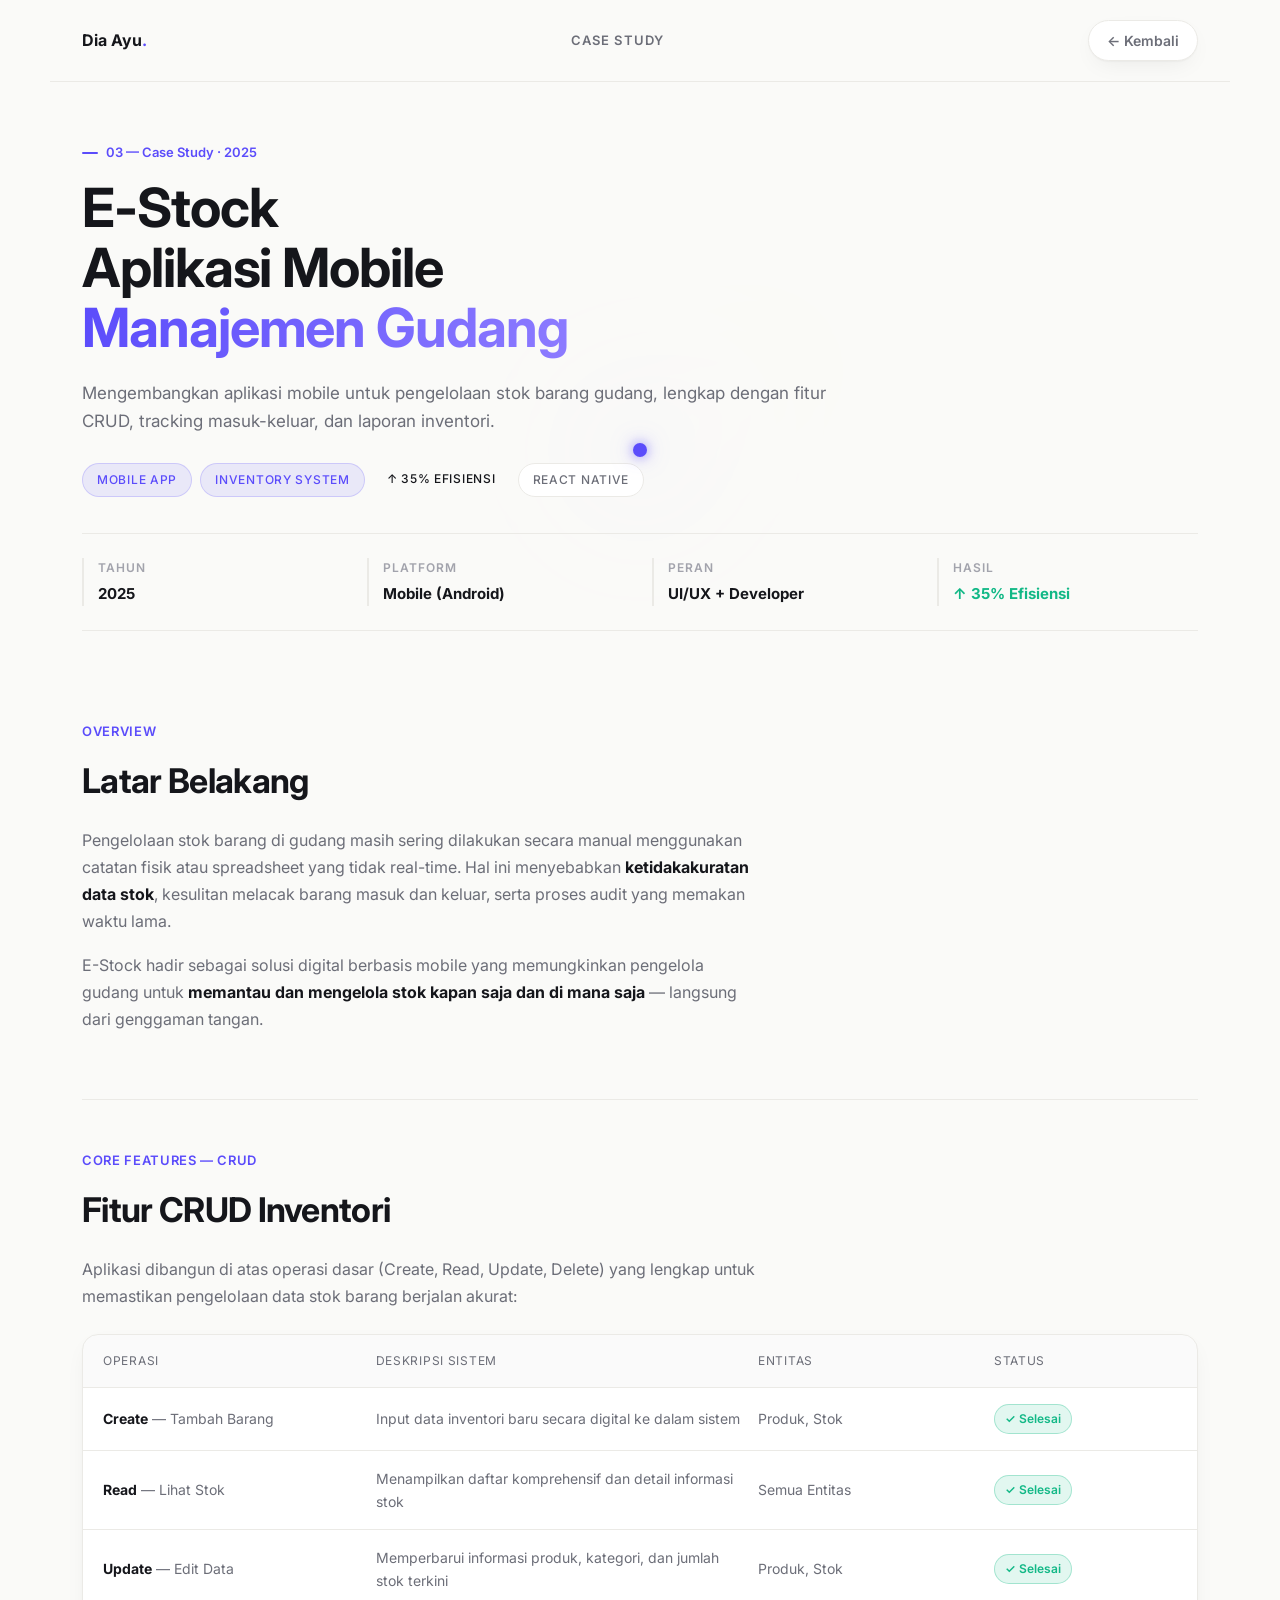
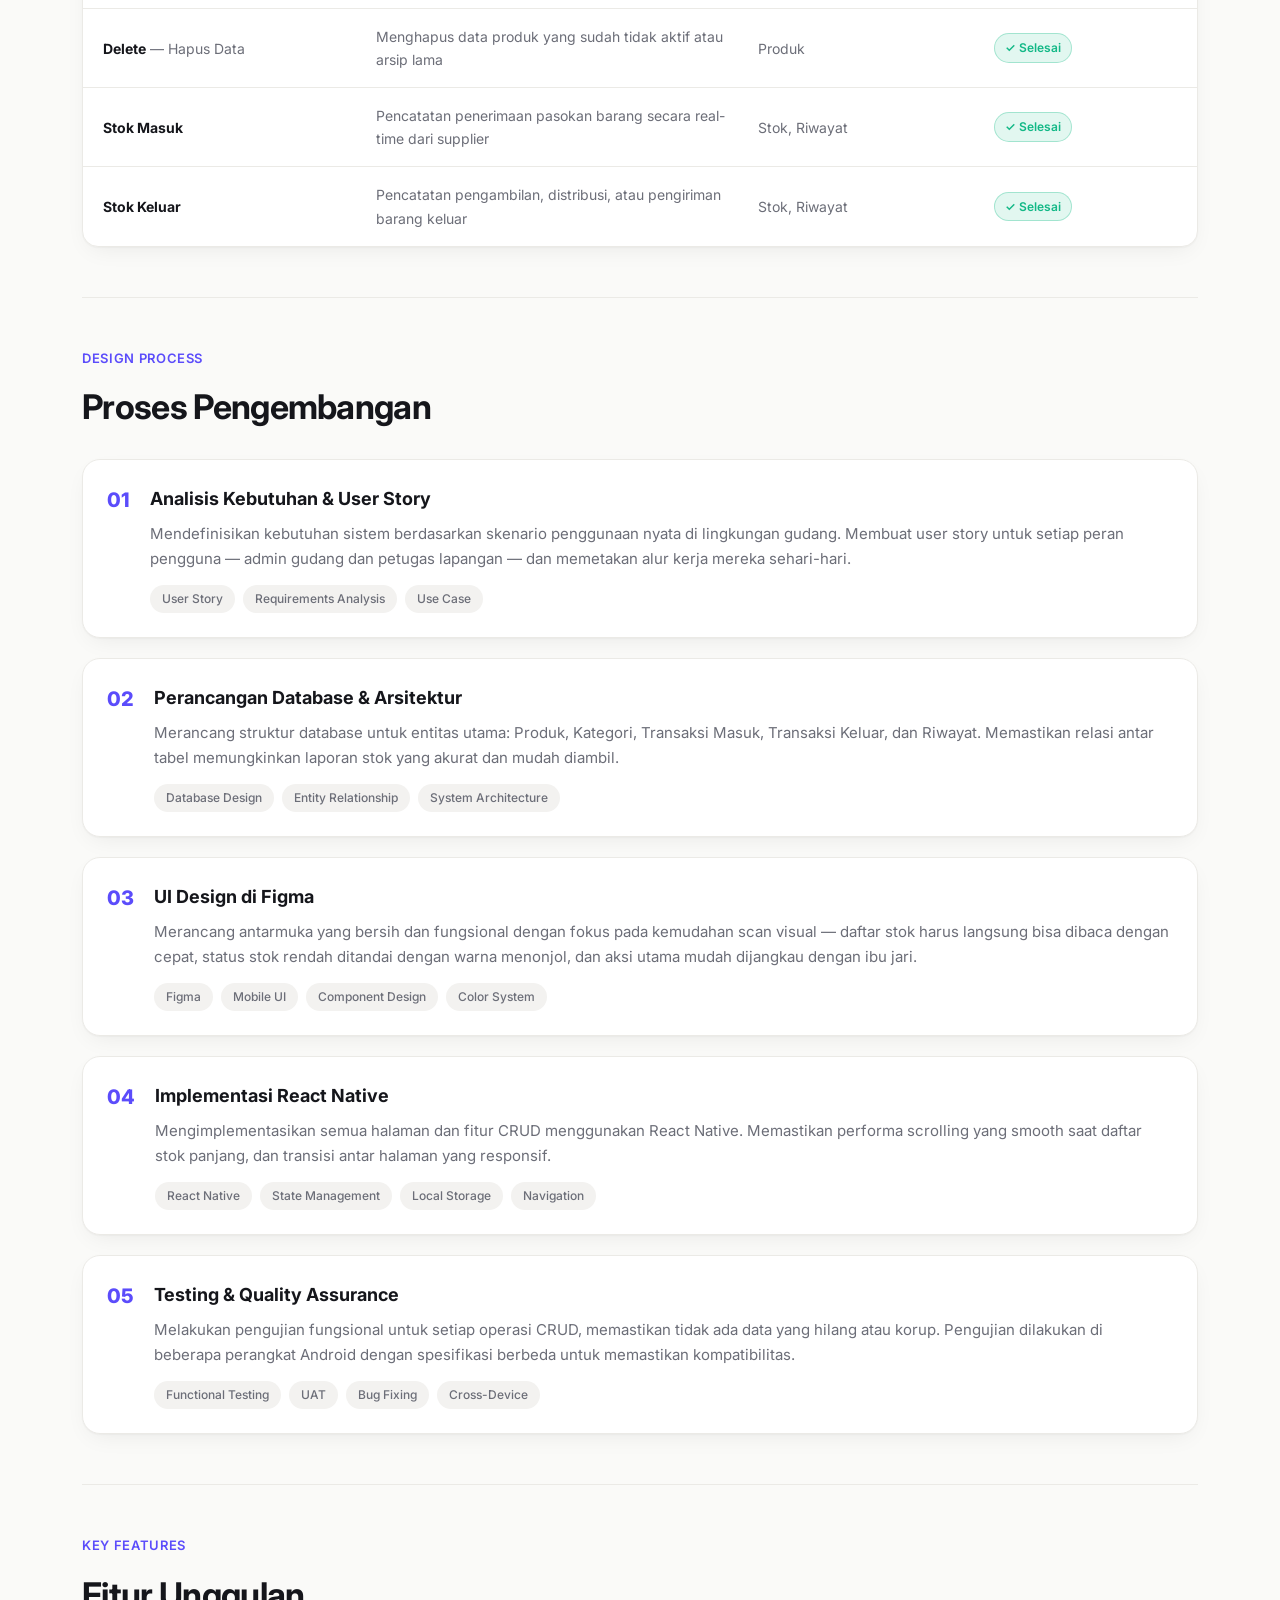
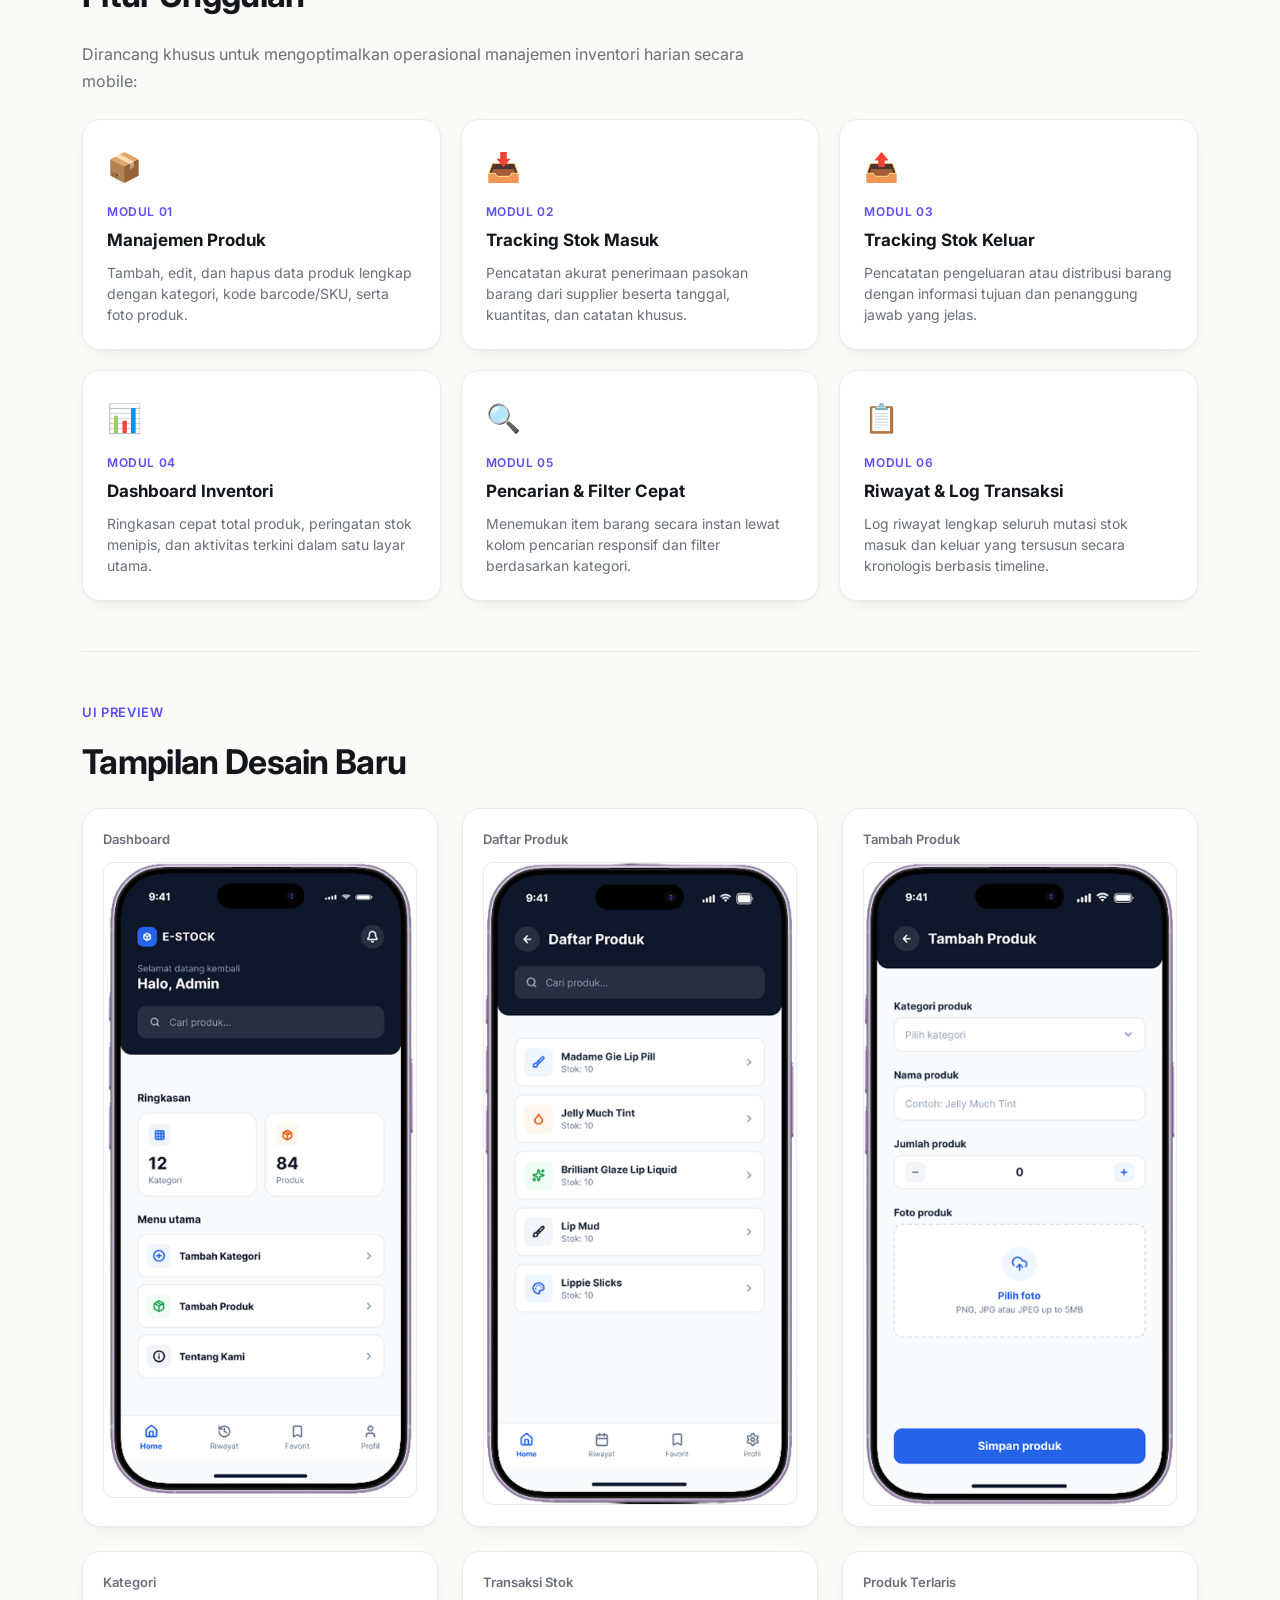
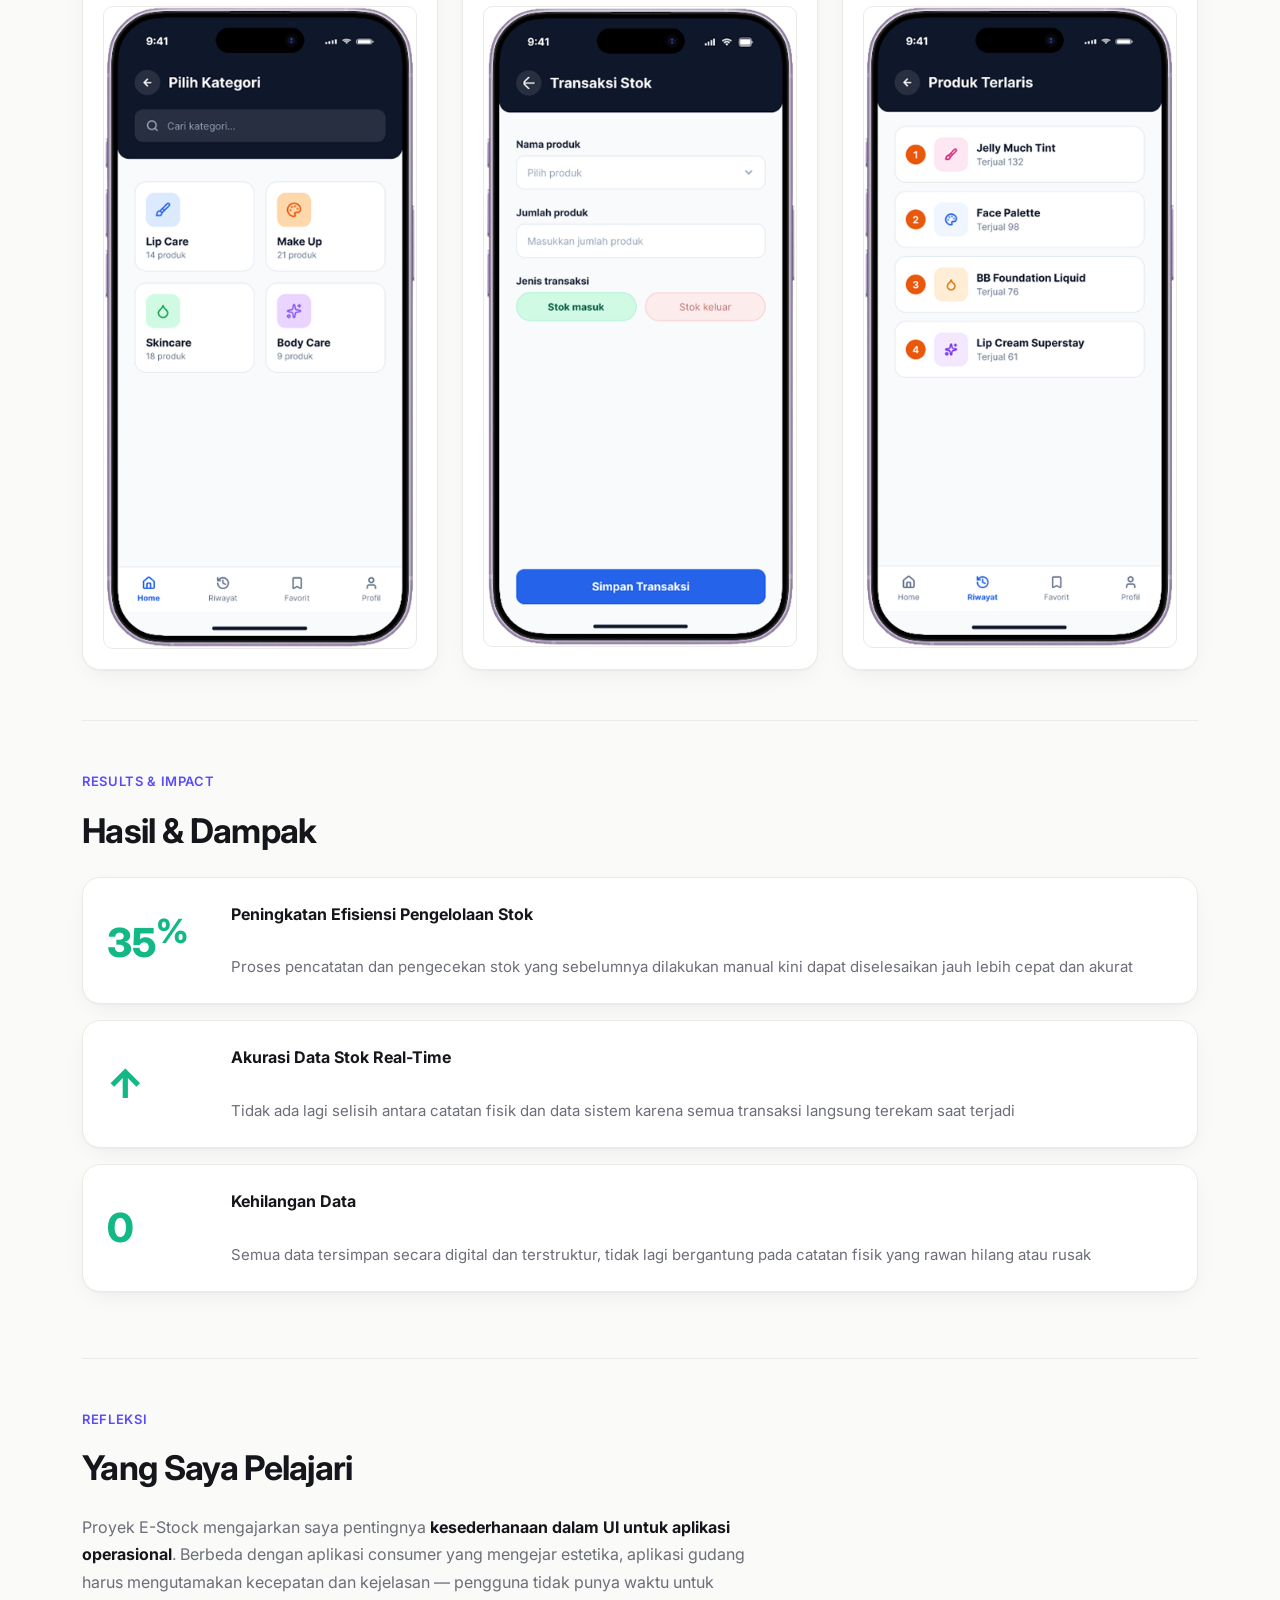
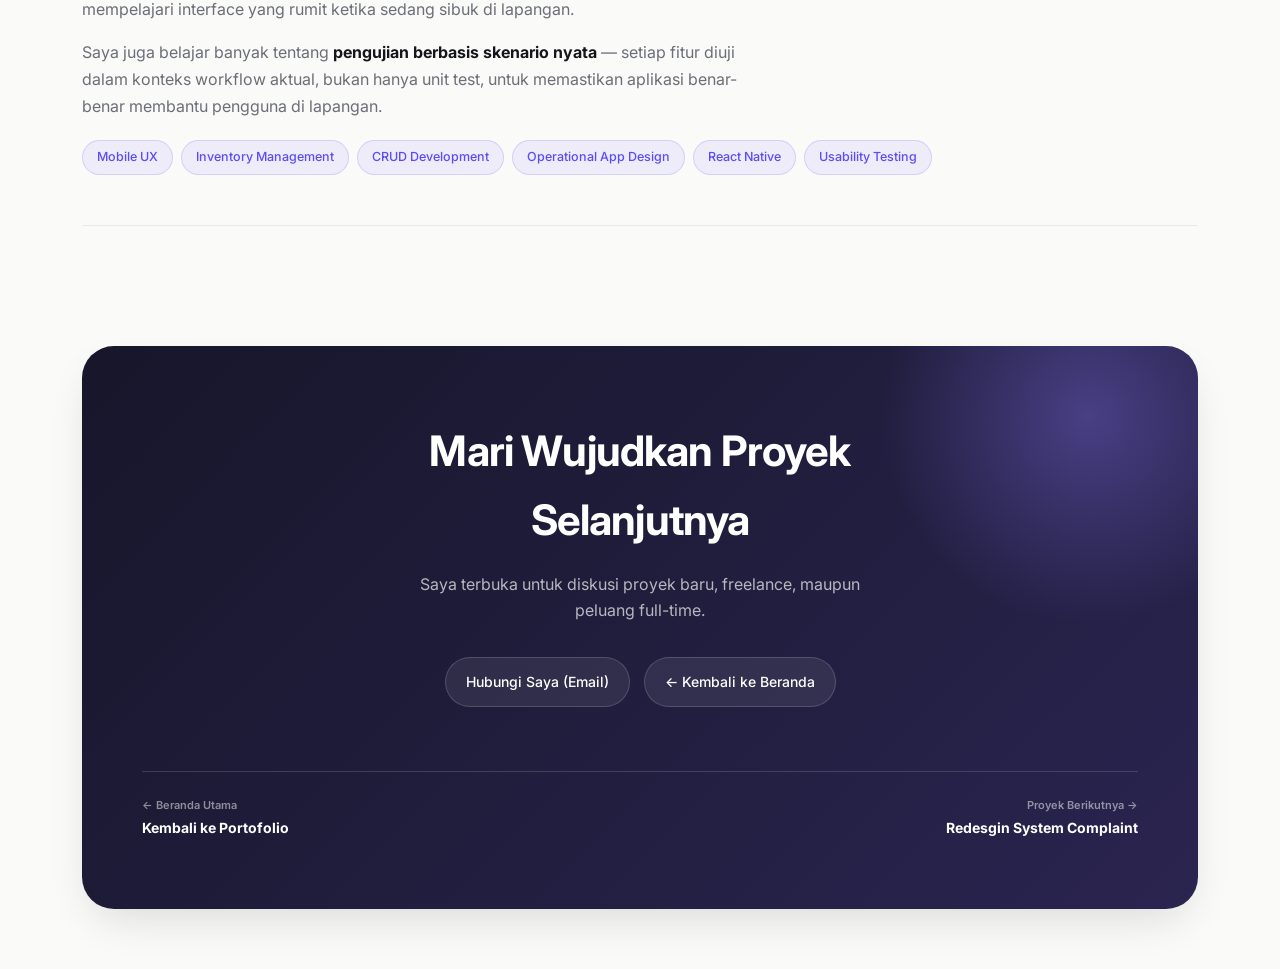
<file: Detail Page/project-estock.html>
<!DOCTYPE html>
<html lang="id">
<head>
  <meta charset="UTF-8">
  <meta name="viewport" content="width=device-width, initial-scale=1.0">
  <title>E-Stock Aplikasi Gudang — Dia Ayu Wulansari</title>
  <link href="https://fonts.googleapis.com/css2?family=Inter:wght@400;500;600;700;800&display=swap" rel="stylesheet">
  <link rel="stylesheet" href="../Detail Page/project-detail.css">
</head>
<body>
<div id="cur"></div>
<div id="cur-ring"></div>
<!-- Cursor glow background (shared with root script) -->
<div id="cursor-glow"></div>

<nav>
  <a href="../index.html" class="logo">Dia Ayu<span>.</span></a>
  <span class="nav-tag">Case Study</span>
  <a href="../index.html#projects" class="back-btn">← Kembali</a>
</nav>

<div class="proj-hero">
  <div class="hero-bg"></div>
  
  <canvas id="topoCanvas"></canvas>

  <!-- <div class="box-label">Inventory System</div>
  <div class="box-deco">
    <div class="box-row">
      <div class="box lg">📦</div>
      <div class="box md">📋</div>
    </div>
    <div class="box-row">
      <div class="box sm">🏷️</div>
      <div class="box lg">📊</div>
      <div class="box sm">✅</div>
    </div>
    <div class="box-row">
      <div class="box md">🔍</div>
      <div class="box sm">⚙️</div>
    </div>
  </div> -->

  <div class="hero-overlay"></div>
  <div class="hero-content">
    <div class="eyebrow">03 — Case Study · 2025</div>
    
    <h1 class="proj-title">E-Stock<br>Aplikasi Mobile<br><span style="-webkit-text-stroke:1px #696969;color:transparent">Manajemen Gudang</span></h1>
    
    <p class="proj-sub">Mengembangkan aplikasi mobile untuk pengelolaan stok barang gudang, lengkap dengan fitur CRUD, tracking masuk-keluar, dan laporan inventori.</p>
    
    <div class="badge-row">
      <span class="badge bd-blue">Mobile App</span>
      <span class="badge bd-blue">Inventory System</span>
      <span class="badge bd-green">↑ 35% Efisiensi</span>
      <span class="badge bd-gray">React Native</span>
    </div>

    <div class="hero-meta">
      <div class="meta-item">
        <div class="meta-lbl">Tahun</div>
        <div class="meta-val">2025</div>
      </div>
      <div class="meta-item">
        <div class="meta-lbl">Platform</div>
        <div class="meta-val">Mobile (Android)</div>
      </div>
      <div class="meta-item">
        <div class="meta-lbl">Peran</div>
        <div class="meta-val">UI/UX + Developer</div>
      </div>
      <div class="meta-item">
        <div class="meta-lbl">Hasil</div>
        <div class="meta-val" style="color:var(--mint)">↑ 35% Efisiensi</div>
      </div>
    </div>
  </div>
</div>

<div class="wrap">

  <div class="sec">
    <div class="sec-ey">Overview</div>
    <h2 class="sec-h">Latar Belakang</h2>
    <p class="sec-p">Pengelolaan stok barang di gudang masih sering dilakukan secara manual menggunakan catatan fisik atau spreadsheet yang tidak real-time. Hal ini menyebabkan <strong>ketidakakuratan data stok</strong>, kesulitan melacak barang masuk dan keluar, serta proses audit yang memakan waktu lama.</p>
    <p class="sec-p">E-Stock hadir sebagai solusi digital berbasis mobile yang memungkinkan pengelola gudang untuk <strong>memantau dan mengelola stok kapan saja dan di mana saja</strong> — langsung dari genggaman tangan.</p>
  </div>

  <!-- BAGIAN CRUD YANG DIPERBAIKI -->
  <div class="sec">
    <div class="sec-ey">Core Features — CRUD</div>
    <h2 class="sec-h">Fitur CRUD Inventori</h2>
    <p class="sec-p">Aplikasi dibangun di atas operasi dasar (Create, Read, Update, Delete) yang lengkap untuk memastikan pengelolaan data stok barang berjalan akurat:</p>
    
    <div class="crud-table">
      <div class="crud-header">
        <div>Operasi</div>
        <div>Deskripsi Sistem</div>
        <div>Entitas</div>
        <div>Status</div>
      </div>
      <div class="crud-row">
        <div><strong>Create</strong> — Tambah Barang</div>
        <div>Input data inventori baru secara digital ke dalam sistem</div>
        <div>Produk, Stok</div>
        <div><span class="crud-badge cb-green">✓ Selesai</span></div>
      </div>
      <div class="crud-row">
        <div><strong>Read</strong> — Lihat Stok</div>
        <div>Menampilkan daftar komprehensif dan detail informasi stok</div>
        <div>Semua Entitas</div>
        <div><span class="crud-badge cb-green">✓ Selesai</span></div>
      </div>
      <div class="crud-row">
        <div><strong>Update</strong> — Edit Data</div>
        <div>Memperbarui informasi produk, kategori, dan jumlah stok terkini</div>
        <div>Produk, Stok</div>
        <div><span class="crud-badge cb-green">✓ Selesai</span></div>
      </div>
      <div class="crud-row">
        <div><strong>Delete</strong> — Hapus Data</div>
        <div>Menghapus data produk yang sudah tidak aktif atau arsip lama</div>
        <div>Produk</div>
        <div><span class="crud-badge cb-green">✓ Selesai</span></div>
      </div>
      <div class="crud-row">
        <div><strong>Stok Masuk</strong></div>
        <div>Pencatatan penerimaan pasokan barang secara real-time dari supplier</div>
        <div>Stok, Riwayat</div>
        <div><span class="crud-badge cb-green">✓ Selesai</span></div>
      </div>
      <div class="crud-row">
        <div><strong>Stok Keluar</strong></div>
        <div>Pencatatan pengambilan, distribusi, atau pengiriman barang keluar</div>
        <div>Stok, Riwayat</div>
        <div><span class="crud-badge cb-green">✓ Selesai</span></div>
      </div>
    </div>
  </div>

  <div class="sec">
    <div class="sec-ey">Design Process</div>
    <h2 class="sec-h">Proses Pengembangan</h2>
    <div class="proc-list">
      <div class="proc-item">
        <div class="proc-n">01</div>
        <div>
          <div class="proc-t">Analisis Kebutuhan &amp; User Story</div>
          <div class="proc-d">Mendefinisikan kebutuhan sistem berdasarkan skenario penggunaan nyata di lingkungan gudang. Membuat user story untuk setiap peran pengguna — admin gudang dan petugas lapangan — dan memetakan alur kerja mereka sehari-hari.</div>
          <div class="proc-tags"><span class="ptag">User Story</span><span class="ptag">Requirements Analysis</span><span class="ptag">Use Case</span></div>
        </div>
      </div>
      <div class="proc-item">
        <div class="proc-n">02</div>
        <div>
          <div class="proc-t">Perancangan Database &amp; Arsitektur</div>
          <div class="proc-d">Merancang struktur database untuk entitas utama: Produk, Kategori, Transaksi Masuk, Transaksi Keluar, dan Riwayat. Memastikan relasi antar tabel memungkinkan laporan stok yang akurat dan mudah diambil.</div>
          <div class="proc-tags"><span class="ptag">Database Design</span><span class="ptag">Entity Relationship</span><span class="ptag">System Architecture</span></div>
        </div>
      </div>
      <div class="proc-item">
        <div class="proc-n">03</div>
        <div>
          <div class="proc-t">UI Design di Figma</div>
          <div class="proc-d">Merancang antarmuka yang bersih dan fungsional dengan fokus pada kemudahan scan visual — daftar stok harus langsung bisa dibaca dengan cepat, status stok rendah ditandai dengan warna menonjol, dan aksi utama mudah dijangkau dengan ibu jari.</div>
          <div class="proc-tags"><span class="ptag">Figma</span><span class="ptag">Mobile UI</span><span class="ptag">Component Design</span><span class="ptag">Color System</span></div>
        </div>
      </div>
      <div class="proc-item">
        <div class="proc-n">04</div>
        <div>
          <div class="proc-t">Implementasi React Native</div>
          <div class="proc-d">Mengimplementasikan semua halaman dan fitur CRUD menggunakan React Native. Memastikan performa scrolling yang smooth saat daftar stok panjang, dan transisi antar halaman yang responsif.</div>
          <div class="proc-tags"><span class="ptag">React Native</span><span class="ptag">State Management</span><span class="ptag">Local Storage</span><span class="ptag">Navigation</span></div>
        </div>
      </div>
      <div class="proc-item">
        <div class="proc-n">05</div>
        <div>
          <div class="proc-t">Testing &amp; Quality Assurance</div>
          <div class="proc-d">Melakukan pengujian fungsional untuk setiap operasi CRUD, memastikan tidak ada data yang hilang atau korup. Pengujian dilakukan di beberapa perangkat Android dengan spesifikasi berbeda untuk memastikan kompatibilitas.</div>
          <div class="proc-tags"><span class="ptag">Functional Testing</span><span class="ptag">UAT</span><span class="ptag">Bug Fixing</span><span class="ptag">Cross-Device</span></div>
        </div>
      </div>
    </div>
  </div>

  <!-- BAGIAN FITUR UNGGULAN YANG DIPERBAIKI -->
  <div class="sec">
    <div class="sec-ey">Key Features</div>
    <h2 class="sec-h">Fitur Unggulan</h2>
    <p class="sec-p">Dirancang khusus untuk mengoptimalkan operasional manajemen inventori harian secara mobile:</p>
    
    <div class="cg3">
      <div class="ic">
        <div class="ic-ico">📦</div>
        <div class="ic-lbl">Modul 01</div>
        <div class="ic-v">Manajemen Produk</div>
        <div class="ic-s">Tambah, edit, dan hapus data produk lengkap dengan kategori, kode barcode/SKU, serta foto produk.</div>
      </div>
      <div class="ic">
        <div class="ic-ico">📥</div>
        <div class="ic-lbl">Modul 02</div>
        <div class="ic-v">Tracking Stok Masuk</div>
        <div class="ic-s">Pencatatan akurat penerimaan pasokan barang dari supplier beserta tanggal, kuantitas, dan catatan khusus.</div>
      </div>
      <div class="ic">
        <div class="ic-ico">📤</div>
        <div class="ic-lbl">Modul 03</div>
        <div class="ic-v">Tracking Stok Keluar</div>
        <div class="ic-s">Pencatatan pengeluaran atau distribusi barang dengan informasi tujuan dan penanggung jawab yang jelas.</div>
      </div>
      <div class="ic">
        <div class="ic-ico">📊</div>
        <div class="ic-lbl">Modul 04</div>
        <div class="ic-v">Dashboard Inventori</div>
        <div class="ic-s">Ringkasan cepat total produk, peringatan stok menipis, dan aktivitas terkini dalam satu layar utama.</div>
      </div>
      <div class="ic">
        <div class="ic-ico">🔍</div>
        <div class="ic-lbl">Modul 05</div>
        <div class="ic-v">Pencarian &amp; Filter Cepat</div>
        <div class="ic-s">Menemukan item barang secara instan lewat kolom pencarian responsif dan filter berdasarkan kategori.</div>
      </div>
      <div class="ic">
        <div class="ic-ico">📋</div>
        <div class="ic-lbl">Modul 06</div>
        <div class="ic-v">Riwayat &amp; Log Transaksi</div>
        <div class="ic-s">Log riwayat lengkap seluruh mutasi stok masuk dan keluar yang tersusun secara kronologis berbasis timeline.</div>
      </div>
    </div>
  </div>

 <div class="sec">
    <div class="sec-ey">UI Preview</div>
    <h2 class="sec-h">Tampilan Desain Baru</h2>
    
    <!-- CSS Khusus disisipkan di dalam kode -->
    <style>
      .ui-grid-3 {
        display: grid;
        grid-template-columns: repeat(3, 1fr); /* 3 baris mendatar (kolom) */
        gap: 24px;
      }
      
      /* Responsif: Menjadi 2 kolom di layar tablet */
      @media (max-width: 992px) {
        .ui-grid-3 {
          grid-template-columns: repeat(2, 1fr);
        }
      }
      
      /* Responsif: Menjadi 1 kolom (memanjang ke bawah) di layar HP */
      @media (max-width: 600px) {
        .ui-grid-3 {
          grid-template-columns: 1fr;
        }
      }
    </style>

    <div class="ui-grid-3">
      <div class="mock">
        <span class="mock-lbl">Dashboard</span>
        <img src="../Detail Page/img/Estock-Dashboard.png" alt="Dashboard Utama" class="mock-img">
      </div>
      <div class="mock">
        <span class="mock-lbl">Daftar Produk</span>
        <img src="../Detail Page/img/Estock - Daftar Produk.png" alt="Daftar Produk" class="mock-img">
      </div>
      <div class="mock">
        <span class="mock-lbl">Tambah Produk</span>
        <img src="../Detail Page/img/Estock-Tambah Produk.png" alt="Tambah Produk" class="mock-img">
      </div>
      <div class="mock">
        <span class="mock-lbl">Kategori</span>
        <img src="../Detail Page/img/Estock-Kategori.png" alt="Kategori" class="mock-img">
      </div>
      <div class="mock">
        <span class="mock-lbl">Transaksi Stok</span>
        <img src="../Detail Page/img/Estok-Transaksi Stock.png" alt="Transaksi Stok" class="mock-img">
      </div>
      <div class="mock">
        <span class="mock-lbl">Produk Terlaris</span>
        <img src="../Detail Page/img/Estock-Terlaris.png" alt="Produk Terlaris" class="mock-img">
      </div>
    </div>
  </div>

  <div class="sec">
    <div class="sec-ey">Results &amp; Impact</div>
    <h2 class="sec-h">Hasil &amp; Dampak</h2>
    <div class="res-card">
      <div class="res-num">35<sup>%</sup></div>
      <div class="res-d"><strong>Peningkatan Efisiensi Pengelolaan Stok</strong><br>Proses pencatatan dan pengecekan stok yang sebelumnya dilakukan manual kini dapat diselesaikan jauh lebih cepat dan akurat</div>
    </div>
    <div class="res-card">
      <div class="res-num">↑</div>
      <div class="res-d"><strong>Akurasi Data Stok Real-Time</strong><br>Tidak ada lagi selisih antara catatan fisik dan data sistem karena semua transaksi langsung terekam saat terjadi</div>
    </div>
    <div class="res-card">
      <div class="res-num">0</div>
      <div class="res-d"><strong>Kehilangan Data</strong><br>Semua data tersimpan secara digital dan terstruktur, tidak lagi bergantung pada catatan fisik yang rawan hilang atau rusak</div>
    </div>
  </div>

  <div class="sec">
    <div class="sec-ey">Refleksi</div>
    <h2 class="sec-h">Yang Saya Pelajari</h2>
    <p class="sec-p">Proyek E-Stock mengajarkan saya pentingnya <strong>kesederhanaan dalam UI untuk aplikasi operasional</strong>. Berbeda dengan aplikasi consumer yang mengejar estetika, aplikasi gudang harus mengutamakan kecepatan dan kejelasan — pengguna tidak punya waktu untuk mempelajari interface yang rumit ketika sedang sibuk di lapangan.</p>
    <p class="sec-p">Saya juga belajar banyak tentang <strong>pengujian berbasis skenario nyata</strong> — setiap fitur diuji dalam konteks workflow aktual, bukan hanya unit test, untuk memastikan aplikasi benar-benar membantu pengguna di lapangan.</p>
    <div class="tags-row">
      <span class="tg">Mobile UX</span>
      <span class="tg">Inventory Management</span>
      <span class="tg">CRUD Development</span>
      <span class="tg">Operational App Design</span>
      <span class="tg">React Native</span>
      <span class="tg">Usability Testing</span>
    </div>
  </div>

</div> 

<!-- KOTAK CTA KONSISTEN DENGAN HOMEPAGE (DIGABUNG MENJADI 1) -->
<div class="wrap" style="padding-top: 60px; padding-bottom: 60px;">
  <div class="contact-box" style="display: flex; flex-direction: column; align-items: center; text-align: center;">
    <h2>Mari Wujudkan Proyek Selanjutnya</h2>
    <p>Saya terbuka untuk diskusi proyek baru, freelance, maupun peluang full-time.</p>
    
    <div class="contact-links" style="margin-bottom: 36px; justify-content: center;">
      <a href="mailto:diaayuwulansari@gmail.com" class="clink">Hubungi Saya (Email)</a>
      <a href="../index.html" class="clink">← Kembali ke Beranda</a>
    </div>

    <!-- Navigasi Proyek di dalam Contact Box -->
    <div class="proj-nav-inside" style="display: grid; grid-template-columns: 1fr 1fr; gap: 16px; width: 100%; border-top: 1px solid rgba(255,255,255,0.15); padding-top: 24px; text-align: left;">
      <a href="../index.html" class="pn-in" style="text-decoration: none;">
        <span style="display: block; font-size: 11px; font-weight: 600; color: rgba(255,255,255,0.5); margin-bottom: 2px;">← Beranda Utama</span>
        <span style="font-family: 'Inter', sans-serif; font-weight: 700; font-size: 14px; color: #fff;">Kembali ke Portofolio</span>
      </a>
      <a href="./project-SystemComplaint.html" class="pn-in right" style="text-decoration: none; text-align: right;">
        <span style="display: block; font-size: 11px; font-weight: 600; color: rgba(255,255,255,0.5); margin-bottom: 2px;">Proyek Berikutnya →</span>
        <span style="font-family: 'Inter', sans-serif; font-weight: 700; font-size: 14px; color: #fff;">Redesgin System Complaint</span>
      </a>
    </div>
  </div>
</div>

<script src="../script.js"></script>

</body>
</html>
</file>
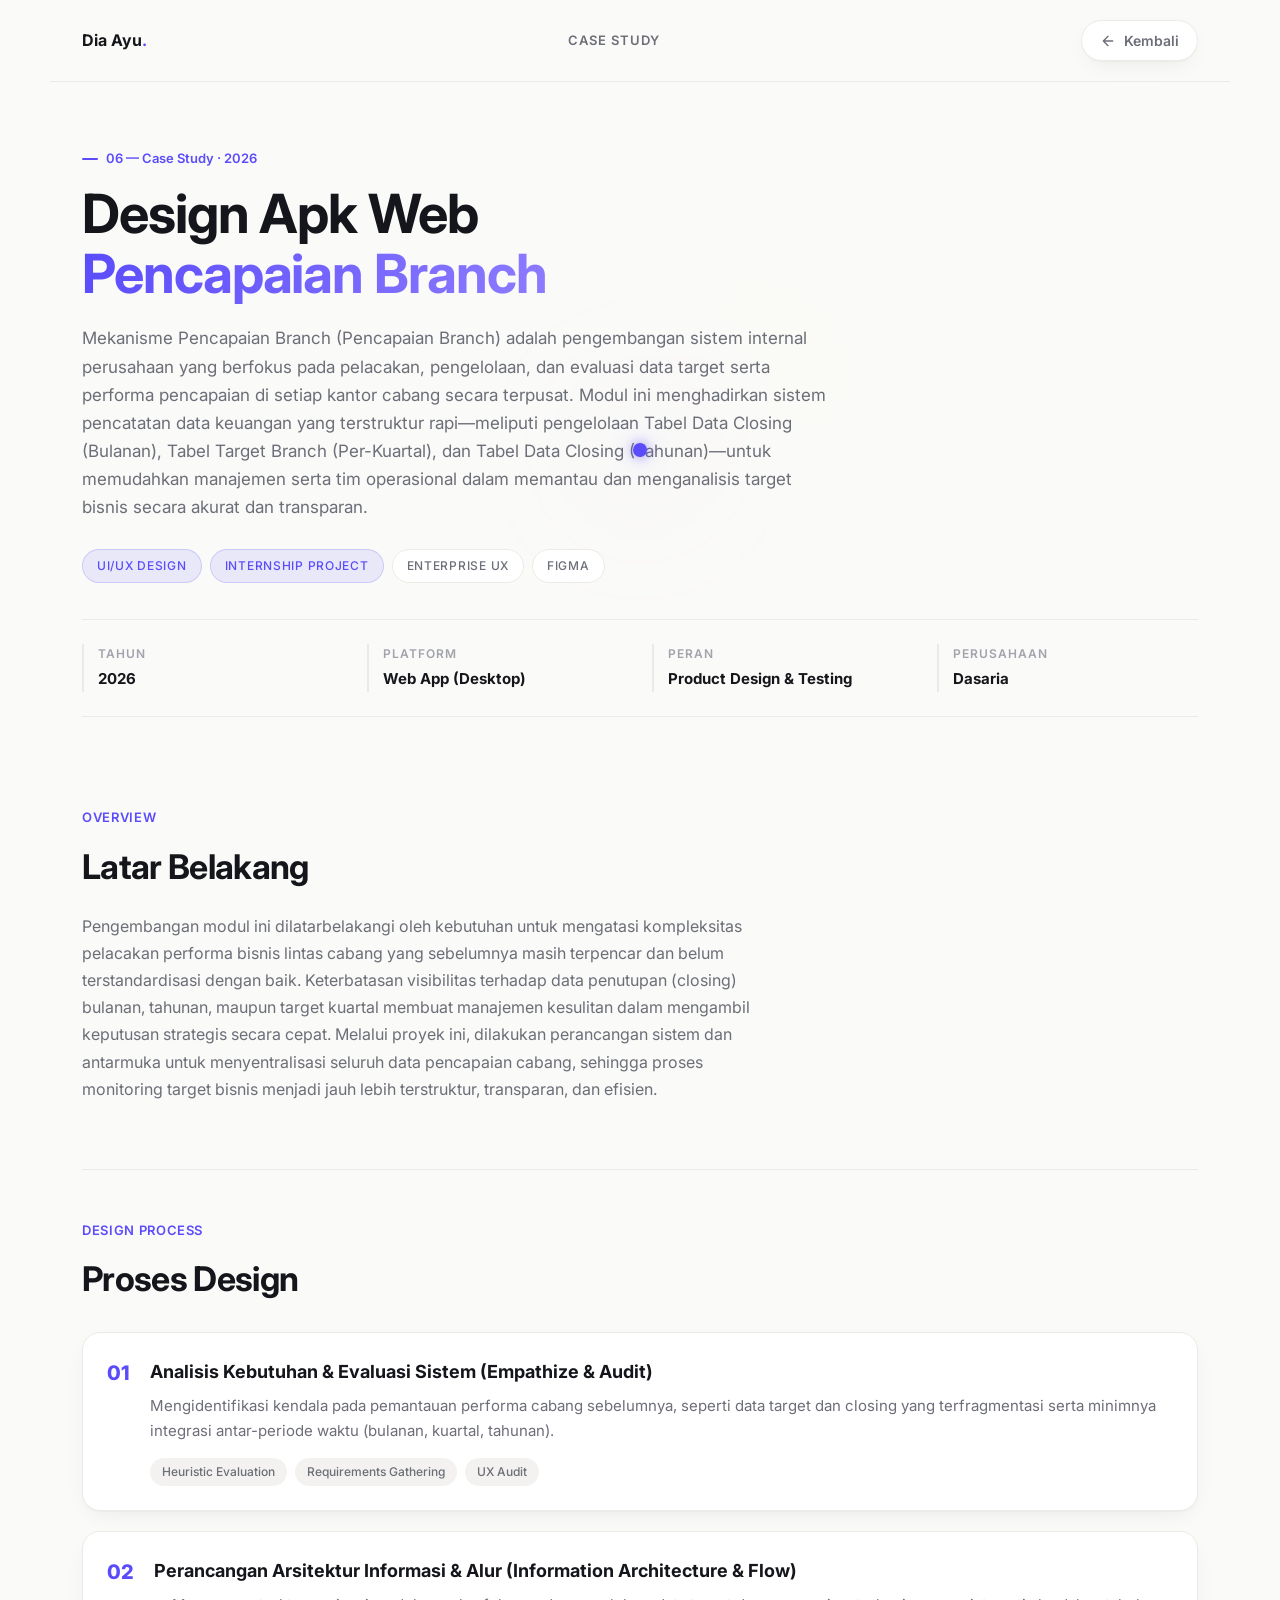
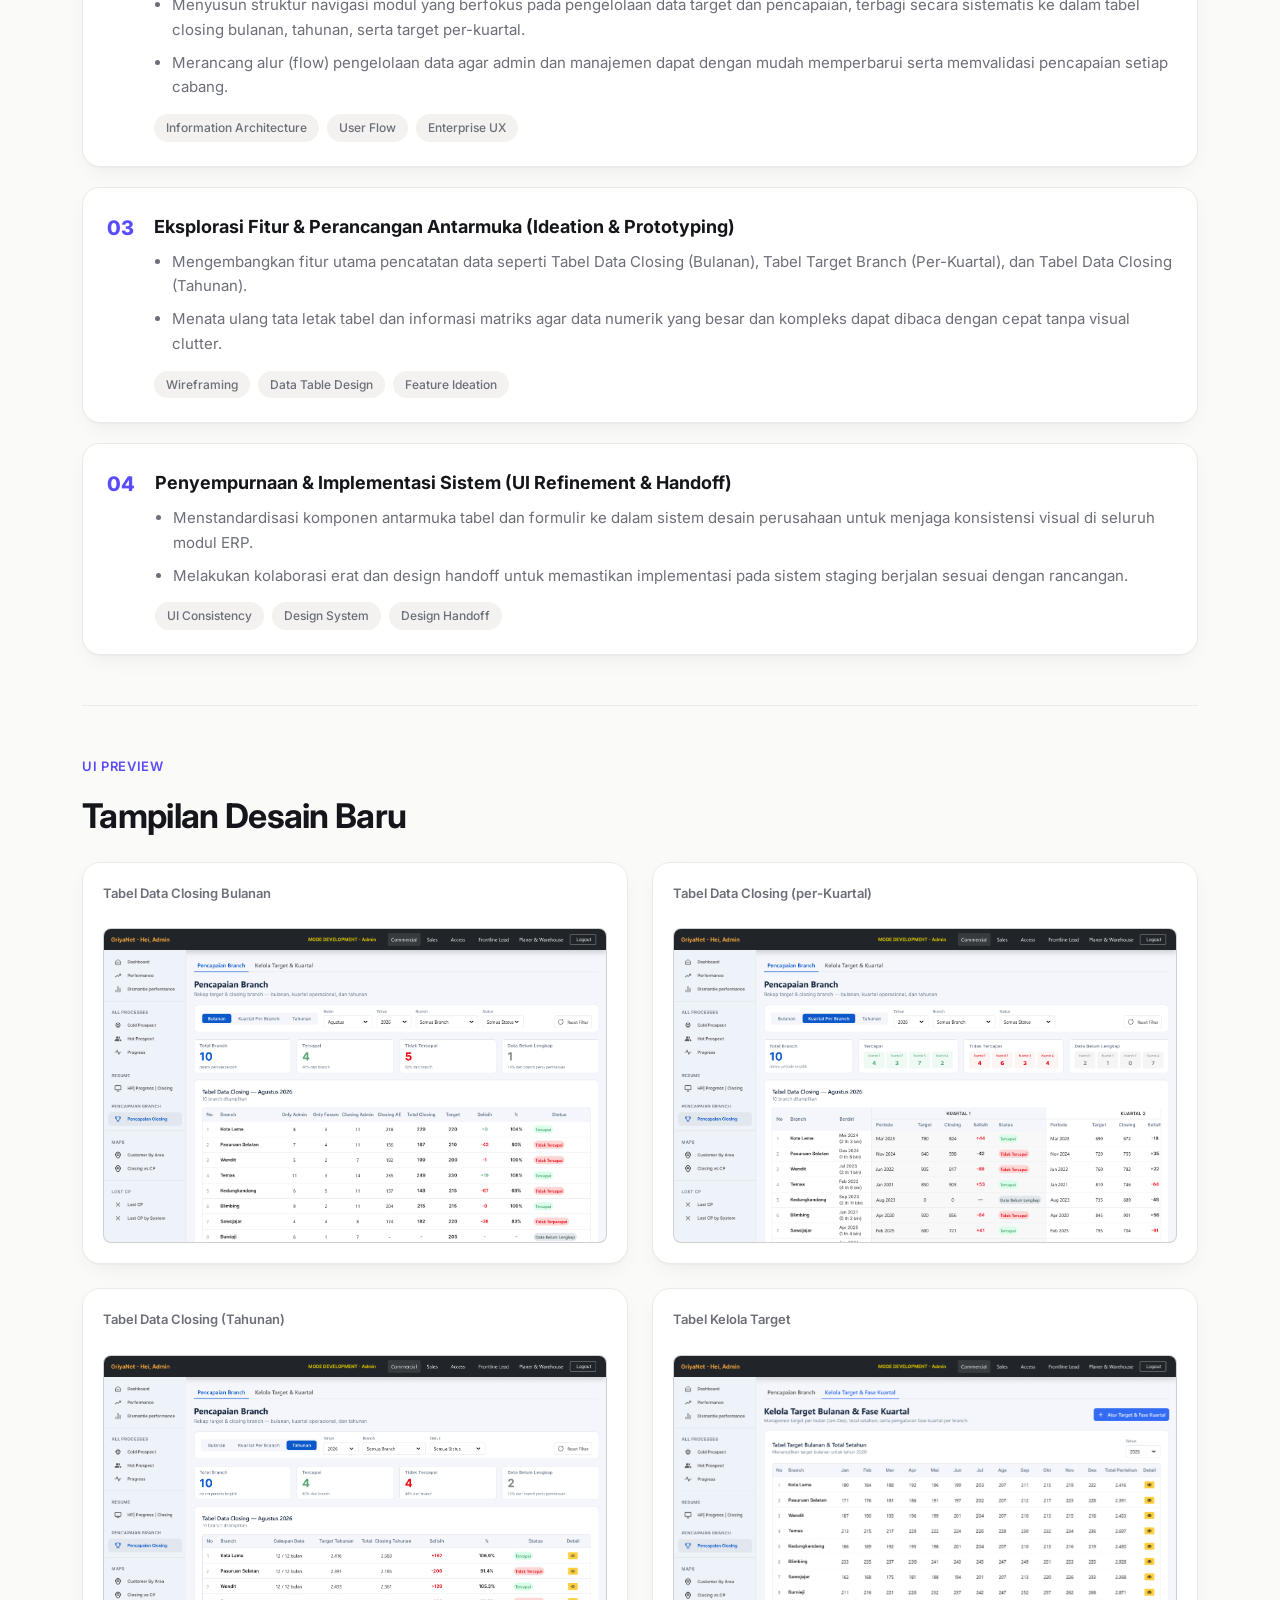
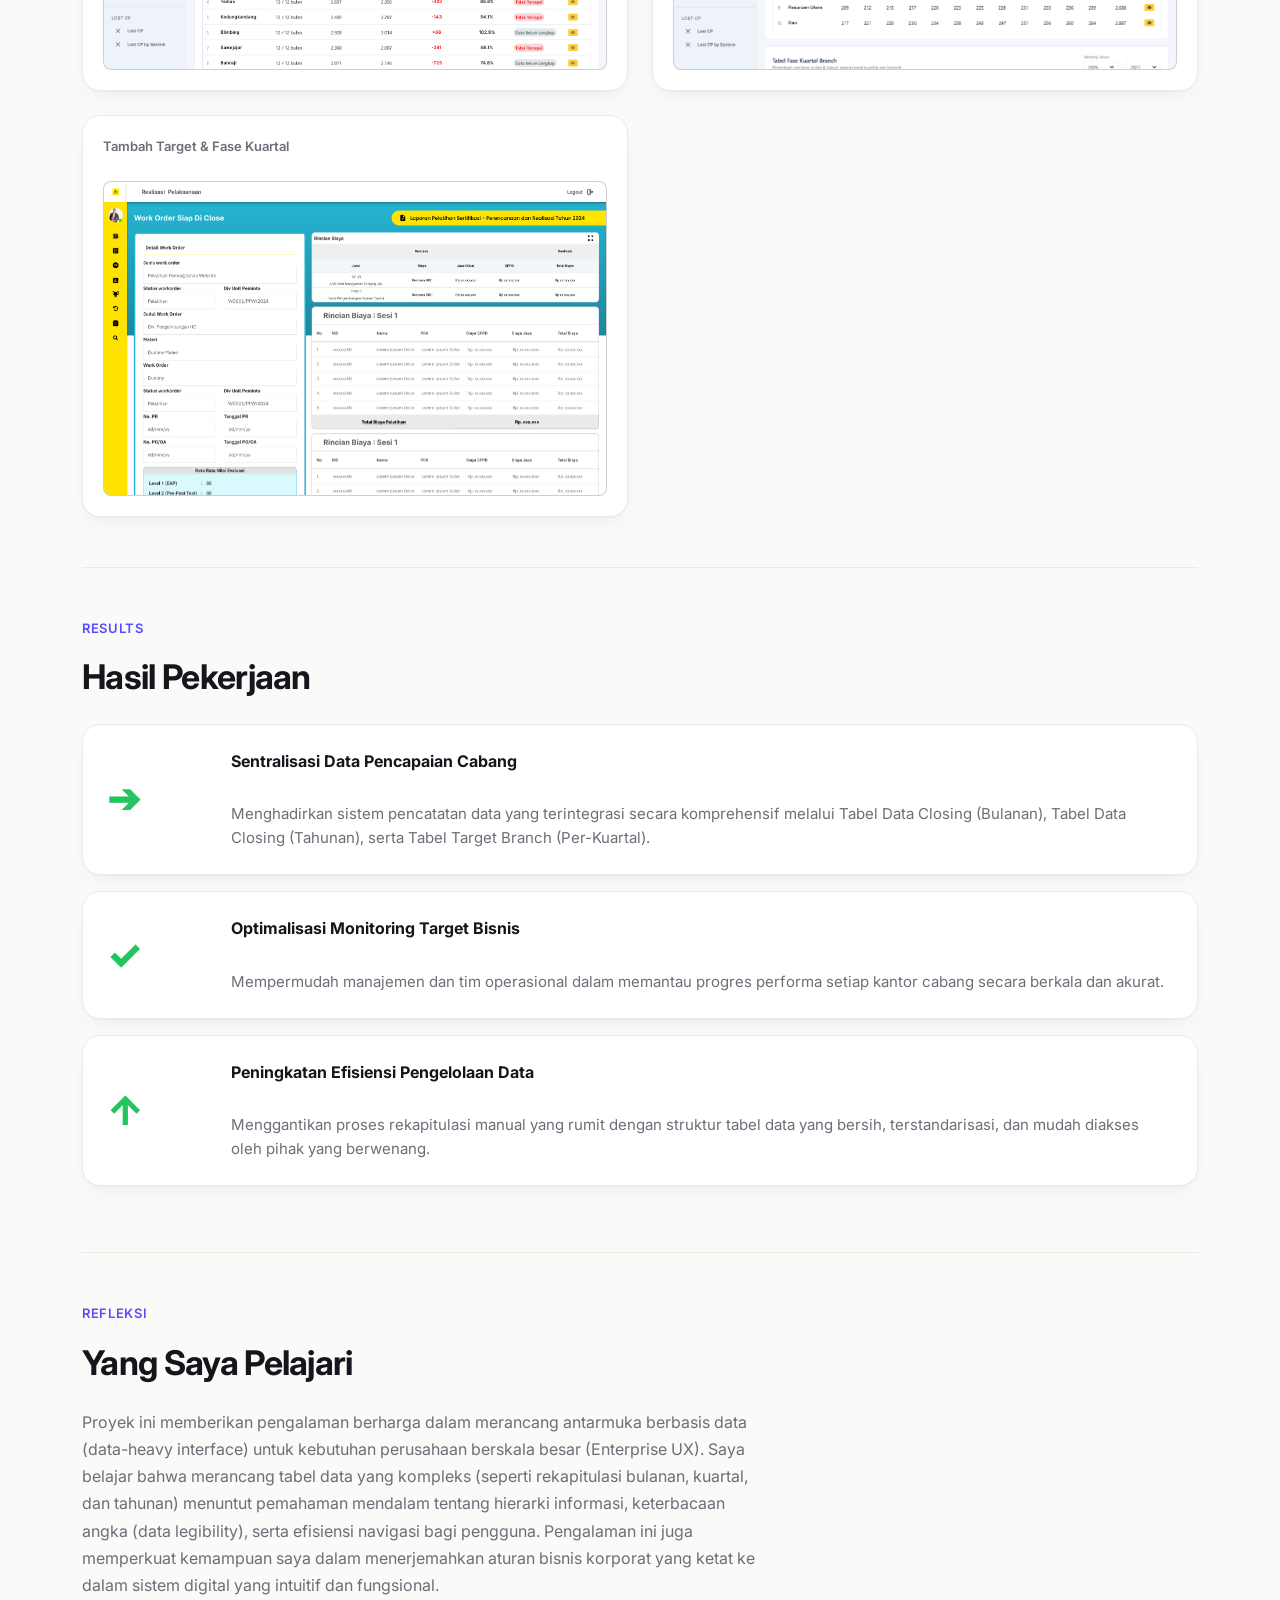
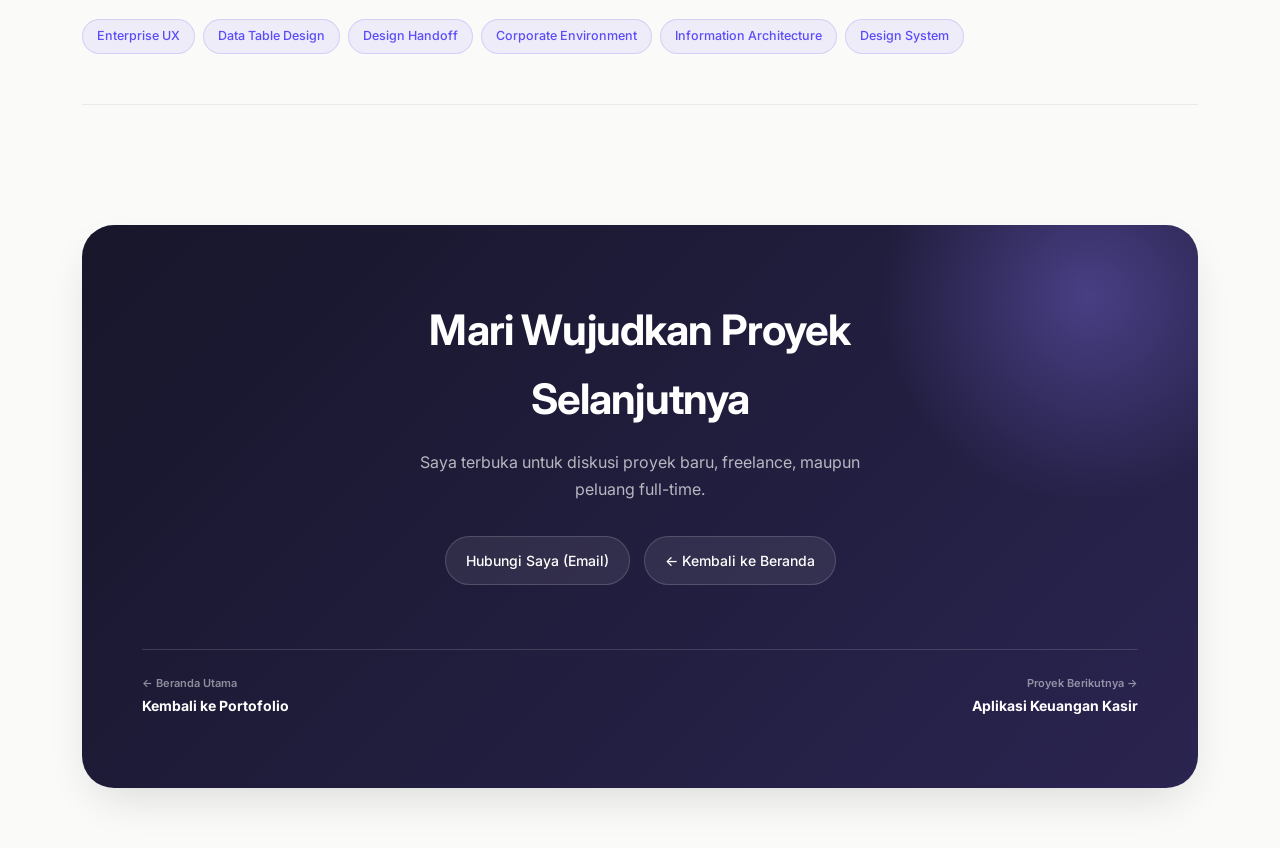
<file: Detail Page/project-PencapaianBranch.html>
<!DOCTYPE html>
<html lang="id">
<head>
  <meta charset="UTF-8">
  <meta name="viewport" content="width=device-width, initial-scale=1.0">
  <title>Design Apk Web - Pencapaian Branch</title>
  <link href="https://fonts.googleapis.com/css2?family=Inter:wght@400;500;600;700;800&display=swap" rel="stylesheet">
  <link rel="stylesheet" href="../Detail Page/project-detail.css">
</head>
<body>
<div id="cur"></div>
<div id="cur-ring"></div>
<!-- Cursor glow background (shared with root script) -->
<div id="cursor-glow"></div>

<nav>
  <a href="../index.html" class="logo">Dia Ayu<span>.</span></a>
  <span class="nav-tag">CASE STUDY</span>
  <a href="../index.html" class="back-btn">
    <svg width="16" height="16" viewBox="0 0 24 24" fill="none" stroke="currentColor" stroke-width="2" stroke-linecap="round" stroke-linejoin="round"><path d="M19 12H5M12 19l-7-7 7-7"/></svg>
    Kembali
  </a>
</nav>

<div class="proj-hero">
  <div class="hero-bg"></div>
  
  <canvas id="topoCanvas"></canvas>
  
  <div class="desk-mock">
    <div class="desk-topbar">
      <div class="desk-dot" style="background:#ef4444;opacity:.5"></div>
      <div class="desk-dot" style="background:#eab308;opacity:.5"></div>
      <div class="desk-dot" style="background:#22c55e;opacity:.5"></div>
    </div>
    <div class="desk-body">
      <div class="desk-sidebar">
        <div class="desk-si active"></div>
        <div class="desk-si"></div>
        <div class="desk-si"></div>
        <div class="desk-si"></div>
        <div class="desk-si"></div>
      </div>
      <div class="desk-main">
        <div class="desk-header"></div>
        <div class="desk-cards">
          <div class="desk-card"></div>
          <div class="desk-card"></div>
          <div class="desk-card"></div>
        </div>
        <div class="desk-row" style="margin-top:6px"></div>
        <div class="desk-row" style="width:80%"></div>
        <div class="desk-row" style="width:60%"></div>
        <div class="desk-row" style="margin-top:4px"></div>
        <div class="desk-row" style="width:70%"></div>
      </div>
    </div>
  </div>
  <div class="hero-overlay"></div>
  <div class="hero-content">
    <div class="eyebrow">06 — Case Study · 2026</div>
    
    <h1 class="proj-title">Design Apk Web<br><span style="-webkit-text-stroke:1px #696969;color:transparent">Pencapaian Branch</span></h1>
    
    <p class="proj-sub">Mekanisme Pencapaian Branch (Pencapaian Branch) adalah pengembangan sistem internal perusahaan yang berfokus pada pelacakan, pengelolaan, 
      dan evaluasi data target serta performa pencapaian di setiap kantor cabang secara terpusat. Modul ini menghadirkan sistem pencatatan data keuangan yang terstruktur rapi—meliputi pengelolaan 
      Tabel Data Closing (Bulanan), Tabel Target Branch (Per-Kuartal), dan Tabel Data Closing (Tahunan)—untuk memudahkan manajemen serta tim operasional dalam memantau dan menganalisis target bisnis secara akurat dan transparan.</p>
    <div class="badge-row">
      <span class="badge bd-blue">UI/UX Design</span>
      <span class="badge bd-blue">Internship Project</span>
      <span class="badge bd-gray">Enterprise UX</span>
      <span class="badge bd-gray">Figma</span>
    </div>
    <div class="hero-meta">
      <div class="meta-item">
        <div class="meta-lbl">Tahun</div>
        <div class="meta-val">2026</div>
      </div>
      <div class="meta-item">
        <div class="meta-lbl">Platform</div>
        <div class="meta-val">Web App (Desktop)</div>
      </div>
      <div class="meta-item">
        <div class="meta-lbl">Peran</div>
        <div class="meta-val">Product Design & Testing</div>
      </div>
      <div class="meta-item">
        <div class="meta-lbl">Perusahaan</div>
        <div class="meta-val">Dasaria</div>
      </div>
    </div>
  </div>
</div>

<div class="wrap">

  <div class="sec">
    <div class="sec-ey">Overview</div>
    <h2 class="sec-h">Latar Belakang</h2>
    <p class="sec-p">Pengembangan modul ini dilatarbelakangi oleh kebutuhan untuk mengatasi kompleksitas pelacakan performa bisnis lintas cabang yang sebelumnya masih terpencar 
      dan belum terstandardisasi dengan baik. Keterbatasan visibilitas terhadap data penutupan (closing) bulanan, tahunan, maupun target kuartal membuat manajemen kesulitan dalam 
      mengambil keputusan strategis secara cepat. Melalui proyek ini, dilakukan perancangan sistem dan antarmuka untuk menyentralisasi seluruh data pencapaian cabang, sehingga 
      proses monitoring target bisnis menjadi jauh lebih terstruktur, transparan, dan efisien.</p>
    <!-- <p class="sec-p">Antarmuka lama memiliki banyak masalah: navigasi yang membingungkan, alur yang tidak konsisten, dan tampilan visual yang tidak mencerminkan standar modern. Proyek internship ini berfokus pada <strong>redesain menyeluruh</strong> untuk meningkatkan produktivitas karyawan.</p> -->
  </div>

  

  <div class="sec">
    <div class="sec-ey">Design Process</div>
    <h2 class="sec-h">Proses Design</h2>
    <div class="proc-list">
      <div class="proc-item">
        <div class="proc-n">01</div>
        <div>
          <div class="proc-t">Analisis Kebutuhan & Evaluasi Sistem (Empathize & Audit)</div>
          <div class="proc-d">Mengidentifikasi kendala pada pemantauan performa cabang sebelumnya, seperti data target dan closing yang terfragmentasi serta minimnya integrasi antar-periode waktu (bulanan, kuartal, tahunan).</div>
          <div class="proc-tags">
            <span class="ptag">Heuristic Evaluation</span>
            <span class="ptag">Requirements Gathering</span>
            <span class="ptag">UX Audit</span>
          </div>
        </div>
      </div>

      <div class="proc-item">
      <div class="proc-n">02</div>
        <div>
          <div class="proc-t">Perancangan Arsitektur Informasi & Alur (Information Architecture & Flow)</div>
          <ul class="proc-d" style="padding-left: 18px; margin-bottom: 14px; display: flex; flex-direction: column; gap: 8px;">
            <li>Menyusun struktur navigasi modul yang berfokus pada pengelolaan data target dan pencapaian, terbagi secara sistematis ke dalam tabel closing bulanan, tahunan, serta target per-kuartal.</li>
            <li>Merancang alur (flow) pengelolaan data agar admin dan manajemen dapat dengan mudah memperbarui serta memvalidasi pencapaian setiap cabang.</li>
          </ul>
          <div class="proc-tags">
            <span class="ptag">Information Architecture</span>
            <span class="ptag">User Flow</span>
            <span class="ptag">Enterprise UX</span>
          </div>
        </div>
      </div>

      <div class="proc-item">
      <div class="proc-n">03</div>
        <div>
          <div class="proc-t">Eksplorasi Fitur & Perancangan Antarmuka (Ideation & Prototyping)</div>
          <ul class="proc-d" style="padding-left: 18px; margin-bottom: 14px; display: flex; flex-direction: column; gap: 8px;">
            <li>Mengembangkan fitur utama pencatatan data seperti Tabel Data Closing (Bulanan), Tabel Target Branch (Per-Kuartal), dan Tabel Data Closing (Tahunan).</li>
            <li>Menata ulang tata letak tabel dan informasi matriks agar data numerik yang besar dan kompleks dapat dibaca dengan cepat tanpa visual clutter.</li>
          </ul>
          <div class="proc-tags">
            <span class="ptag">Wireframing</span>
            <span class="ptag">Data Table Design</span>
            <span class="ptag">Feature Ideation</span>
          </div>
        </div>
      </div>

      <div class="proc-item">
      <div class="proc-n">04</div>
        <div>
          <div class="proc-t">Penyempurnaan & Implementasi Sistem (UI Refinement & Handoff)</div>
          <ul class="proc-d" style="padding-left: 18px; margin-bottom: 14px; display: flex; flex-direction: column; gap: 8px;">
            <li>Menstandardisasi komponen antarmuka tabel dan formulir ke dalam sistem desain perusahaan untuk menjaga konsistensi visual di seluruh modul ERP.</li>
            <li>Melakukan kolaborasi erat dan design handoff untuk memastikan implementasi pada sistem staging berjalan sesuai dengan rancangan.</li>
          </ul>
          <div class="proc-tags">
            <span class="ptag">UI Consistency</span>
            <span class="ptag">Design System</span>
            <span class="ptag">Design Handoff</span>
          </div>
        </div>
      </div>

    </div>
  </div>

  <div class="sec">
    <div class="sec-ey">UI Preview</div>
    <h2 class="sec-h">Tampilan Desain Baru</h2>
    
    <!-- CSS Khusus untuk fitur scroll disisipkan di sini -->
    <style>
      .ui-grid-scroll {
        display: grid;
        grid-template-columns: repeat(2, 1fr);
        gap: 24px;
      }
      
      .mock {
        display: flex;
        flex-direction: column;
        height: 100%;
      }

      /* Modifikasi bungkus mock dengan aspect-ratio agar proporsional */
      .mock-scroll-container {
        width: 100%;
        aspect-ratio: 16 / 10; /* Menyesuaikan proporsi layar desktop */
        overflow-y: auto; 
        overflow-x: hidden;
        border-radius: 8px;
        margin-top: 12px;
        border: 1px solid rgba(255, 255, 255, 0.05);
        background: rgba(0, 0, 0, 0.2); 
      }

      /* Mempercantik tampilan scrollbar */
      .mock-scroll-container::-webkit-scrollbar {
        width: 6px;
      }
      .mock-scroll-container::-webkit-scrollbar-track {
        background: rgba(255, 255, 255, 0.02);
        border-radius: 8px;
      }
      .mock-scroll-container::-webkit-scrollbar-thumb {
        background: rgba(255, 255, 255, 0.2);
        border-radius: 8px;
      }
      .mock-scroll-container::-webkit-scrollbar-thumb:hover {
        background: rgba(255, 255, 255, 0.4);
      }

      .mock-img-scroll {
        width: 100%;
        height: auto;
        display: block;
      }

      /* Responsif: Menjadi 1 kolom di layar HP */
      @media (max-width: 768px) {
        .ui-grid-scroll {
          grid-template-columns: 1fr;
        }
      }
    </style>

    <div class="ui-grid-scroll">
      <div class="mock">
        <span class="mock-lbl">Tabel Data Closing Bulanan</span>
        <div class="mock-scroll-container">
          <img src="../Detail Page/img/Pencapaian Branch (Bulanan).png" alt="Tabel Data Closing Bulanan" class="mock-img-scroll">
        </div>
      </div>
      <div class="mock">
        <span class="mock-lbl">Tabel Data Closing (per-Kuartal)</span>
        <div class="mock-scroll-container">
          <img src="../Detail Page/img/Pencapaian Branch (Kuartal per Branch).png" alt="Tabel Data Closing per-Kuartal" class="mock-img-scroll">
        </div>
      </div>
      <div class="mock">
        <span class="mock-lbl">Tabel Data Closing (Tahunan)</span>
        <div class="mock-scroll-container">
          <img src="../Detail Page/img/Pencapaian Branch (Tahunan).png" alt="Tabel Data Closing Tahunan" class="mock-img-scroll">
        </div>
      </div>
      <div class="mock">
        <span class="mock-lbl">Tabel Kelola Target</span>
        <div class="mock-scroll-container">
          <img src="../Detail Page/img/Kelola Target Bulanan & Fase Kuartal.png" alt="Tabel Kelola Target" class="mock-img-scroll">
        </div>
      </div>
      <div class="mock">
        <span class="mock-lbl">Tambah Target & Fase Kuartal</span>
        <div class="mock-scroll-container">
          <img src="../Detail Page/img/detail Laporan.png" alt="Tambah Target & Fase Kuartal" class="mock-img-scroll">
        </div>
      </div>
    </div>
  </div> 

  <div class="sec">
    <div class="sec-ey">Results</div>
    <h2 class="sec-h">Hasil Pekerjaan</h2>
    <div class="res-card">
      <div class="res-num" style="color: #22c55e;">➔</div>
      <div class="res-d"><strong>Sentralisasi Data Pencapaian Cabang</strong>
        <br>Menghadirkan sistem pencatatan data yang terintegrasi secara komprehensif melalui Tabel Data Closing (Bulanan), Tabel Data Closing (Tahunan), serta Tabel Target Branch (Per-Kuartal).
      </div>
    </div>
    <div class="res-card">
      <div class="res-num" style="color: #22c55e;">✓</div>
      <div class="res-d"><strong>Optimalisasi Monitoring Target Bisnis</strong>
        <br>Mempermudah manajemen dan tim operasional dalam memantau progres performa setiap kantor cabang secara berkala dan akurat.
      </div>
    </div>
    <div class="res-card">
      <div class="res-num" style="color: #22c55e;">↑</div>
      <div class="res-d"><strong>Peningkatan Efisiensi Pengelolaan Data</strong>
        <br>Menggantikan proses rekapitulasi manual yang rumit dengan struktur tabel data yang bersih, terstandarisasi, dan mudah diakses oleh pihak yang berwenang.
      </div>
    </div>
  </div>

  <div class="sec">
    <div class="sec-ey">Refleksi</div>
    <h2 class="sec-h">Yang Saya Pelajari</h2>
    <p class="sec-p">Proyek ini memberikan pengalaman berharga dalam merancang antarmuka berbasis data (data-heavy interface) untuk kebutuhan perusahaan berskala besar (Enterprise UX). 
      Saya belajar bahwa merancang tabel data yang kompleks (seperti rekapitulasi bulanan, kuartal, dan tahunan) menuntut pemahaman mendalam tentang hierarki informasi, keterbacaan angka (data legibility), serta efisiensi navigasi bagi pengguna.
      Pengalaman ini juga memperkuat kemampuan saya dalam menerjemahkan aturan bisnis korporat yang ketat ke dalam sistem digital yang intuitif dan fungsional.
    </p>
    <div class="tags-row">
      <span class="tg">Enterprise UX</span>
      <span class="tg">Data Table Design</span>
      <span class="tg">Design Handoff</span>
      <span class="tg">Corporate Environment</span>
      <span class="tg">Information Architecture</span>
      <span class="tg">Design System</span>
    </div>
  </div>

</div> 

<!-- KOTAK CTA KONSISTEN DENGAN HOMEPAGE (DIGABUNG MENJADI 1) -->
<div class="wrap" style="padding-top: 60px; padding-bottom: 60px;">
  <div class="contact-box" style="display: flex; flex-direction: column; align-items: center; text-align: center;">
    <h2>Mari Wujudkan Proyek Selanjutnya</h2>
    <p>Saya terbuka untuk diskusi proyek baru, freelance, maupun peluang full-time.</p>
    
    <div class="contact-links" style="margin-bottom: 36px; justify-content: center;">
      <a href="mailto:diaayuwulansari@gmail.com" class="clink">Hubungi Saya (Email)</a>
      <a href="../index.html" class="clink">← Kembali ke Beranda</a>
    </div>

    <!-- Navigasi Proyek di dalam Contact Box -->
    <div class="proj-nav-inside" style="display: grid; grid-template-columns: 1fr 1fr; gap: 16px; width: 100%; border-top: 1px solid rgba(255,255,255,0.15); padding-top: 24px; text-align: left;">
      <a href="../index.html" class="pn-in" style="text-decoration: none;">
        <span style="display: block; font-size: 11px; font-weight: 600; color: rgba(255,255,255,0.5); margin-bottom: 2px;">← Beranda Utama</span>
        <span style="font-family: 'Inter', sans-serif; font-weight: 700; font-size: 14px; color: #fff;">Kembali ke Portofolio</span>
      </a>
      <a href="./project-udjaya.html" class="pn-in right" style="text-decoration: none; text-align: right;">
        <span style="display: block; font-size: 11px; font-weight: 600; color: rgba(255,255,255,0.5); margin-bottom: 2px;">Proyek Berikutnya →</span>
        <span style="font-family: 'Inter', sans-serif; font-weight: 700; font-size: 14px; color: #fff;">Aplikasi Keuangan Kasir</span>
      </a>
    </div>
  </div>
</div>

<script src="../script.js"></script>

</body>
</html>
</file>
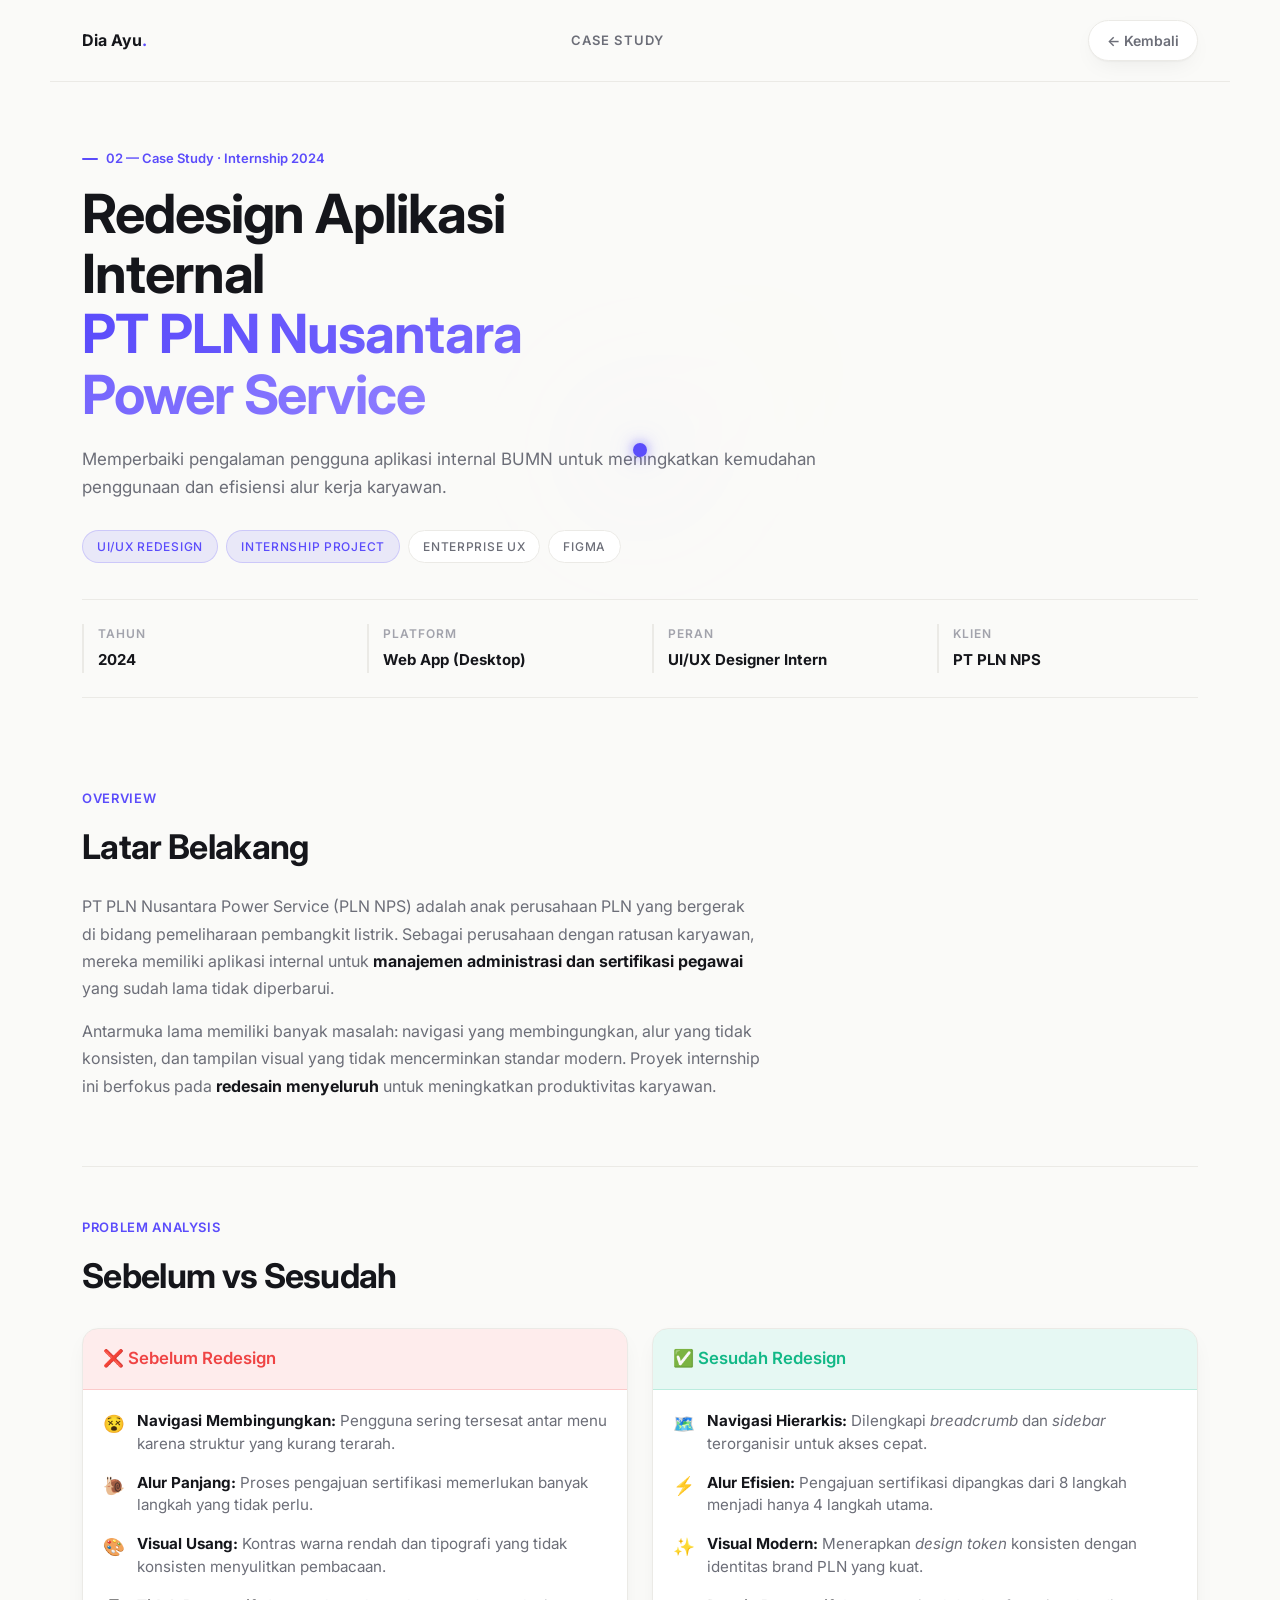
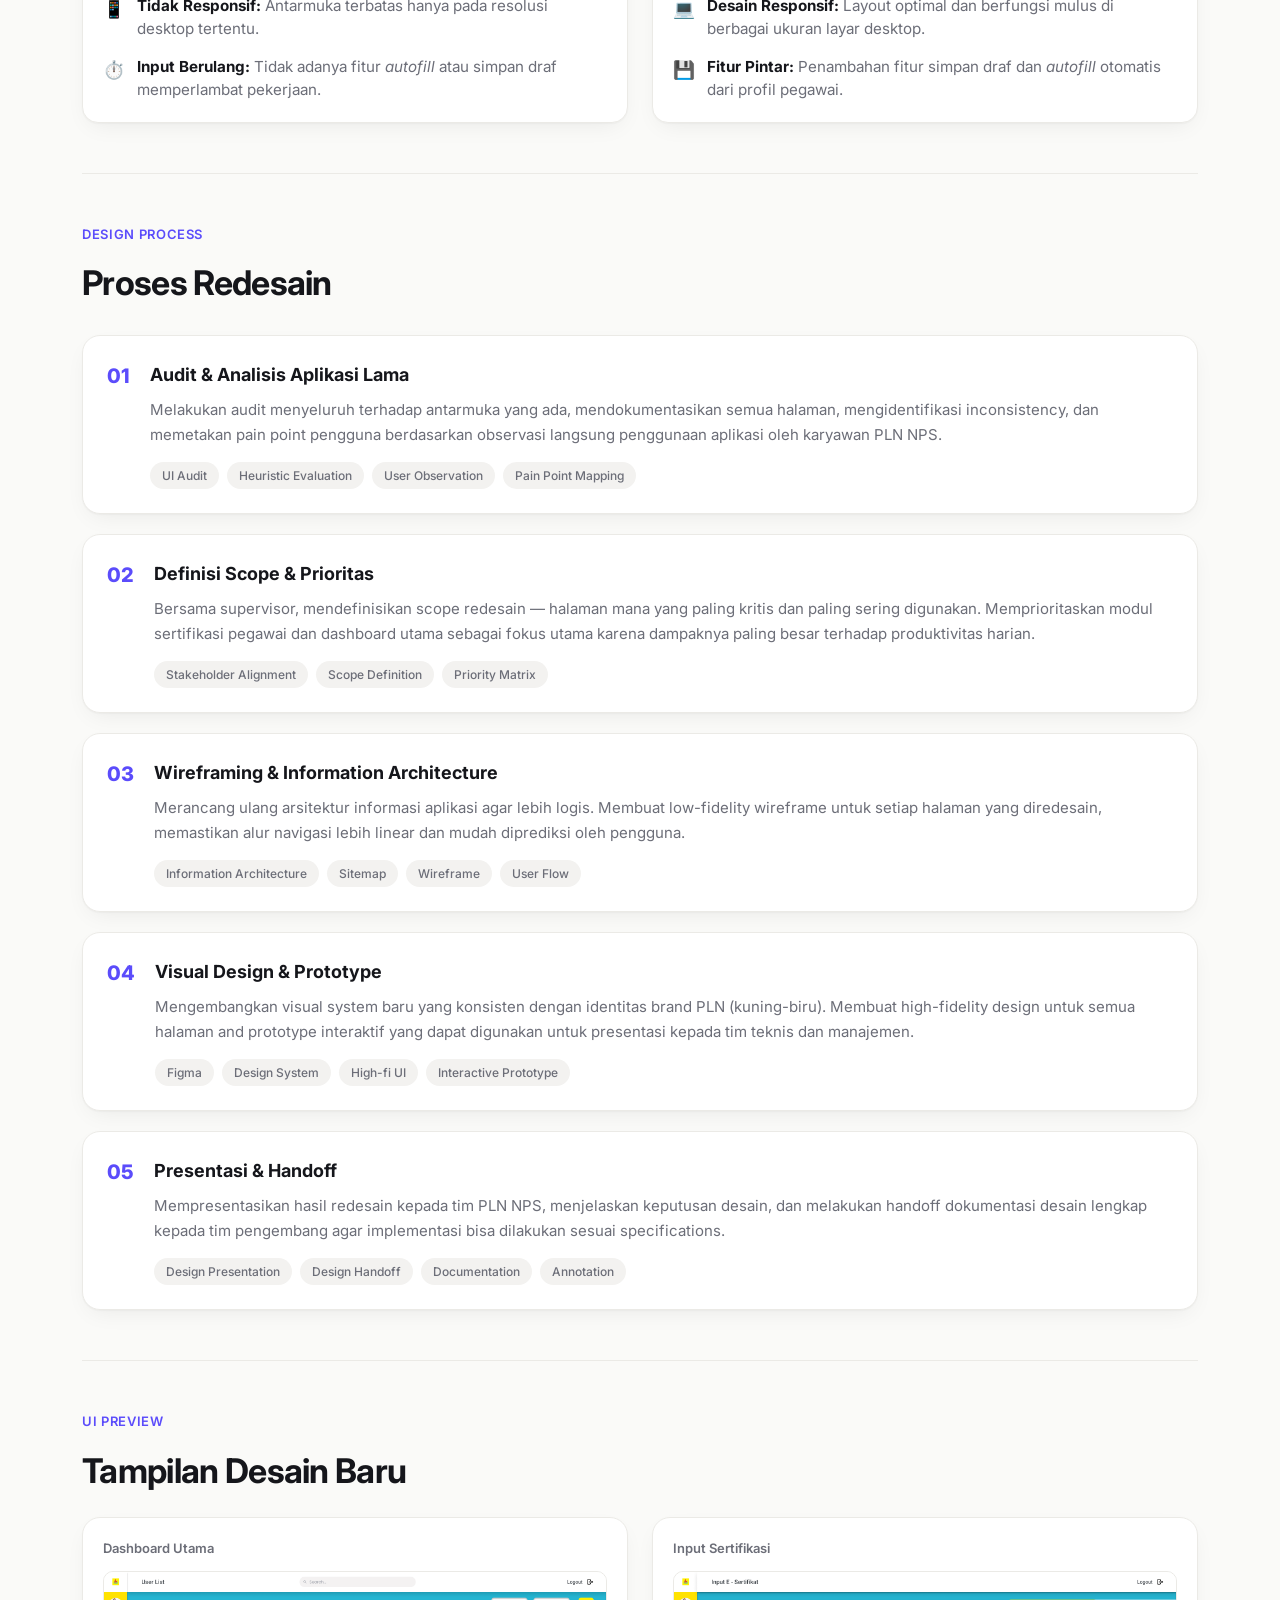
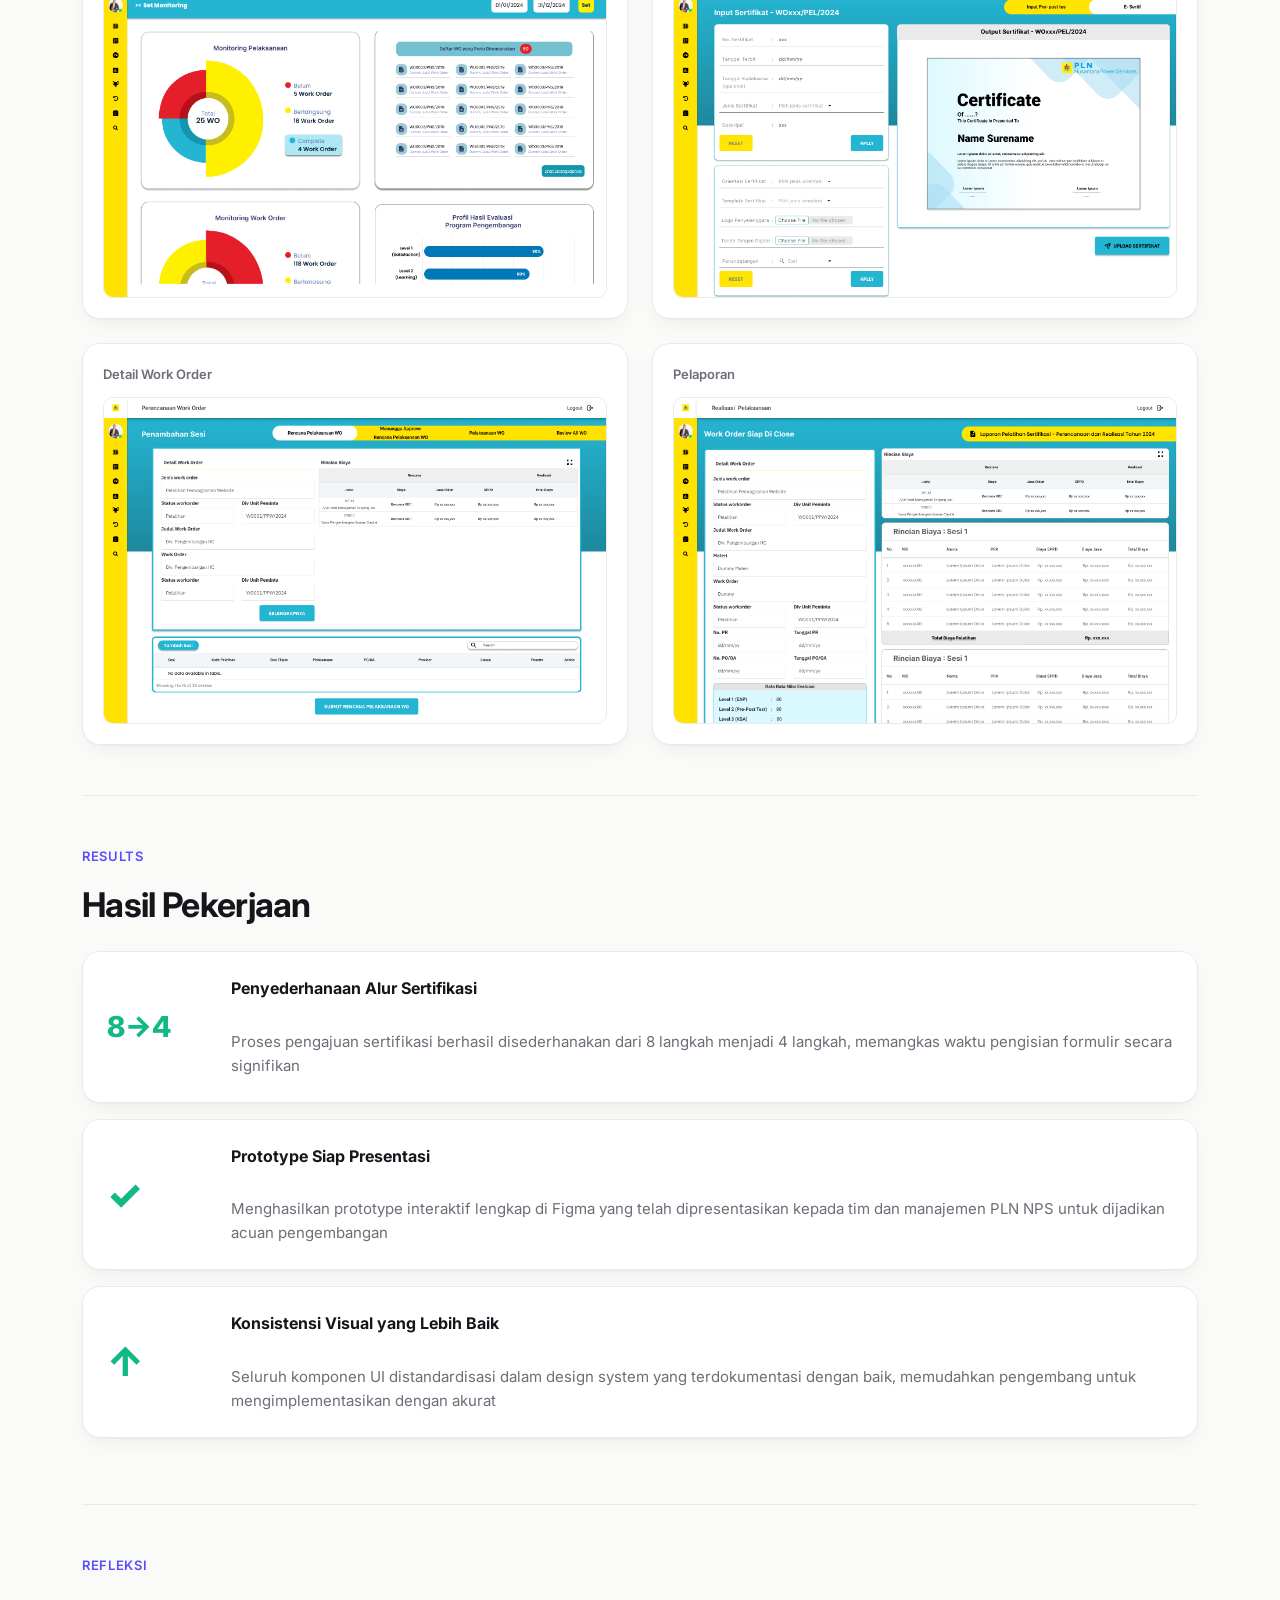
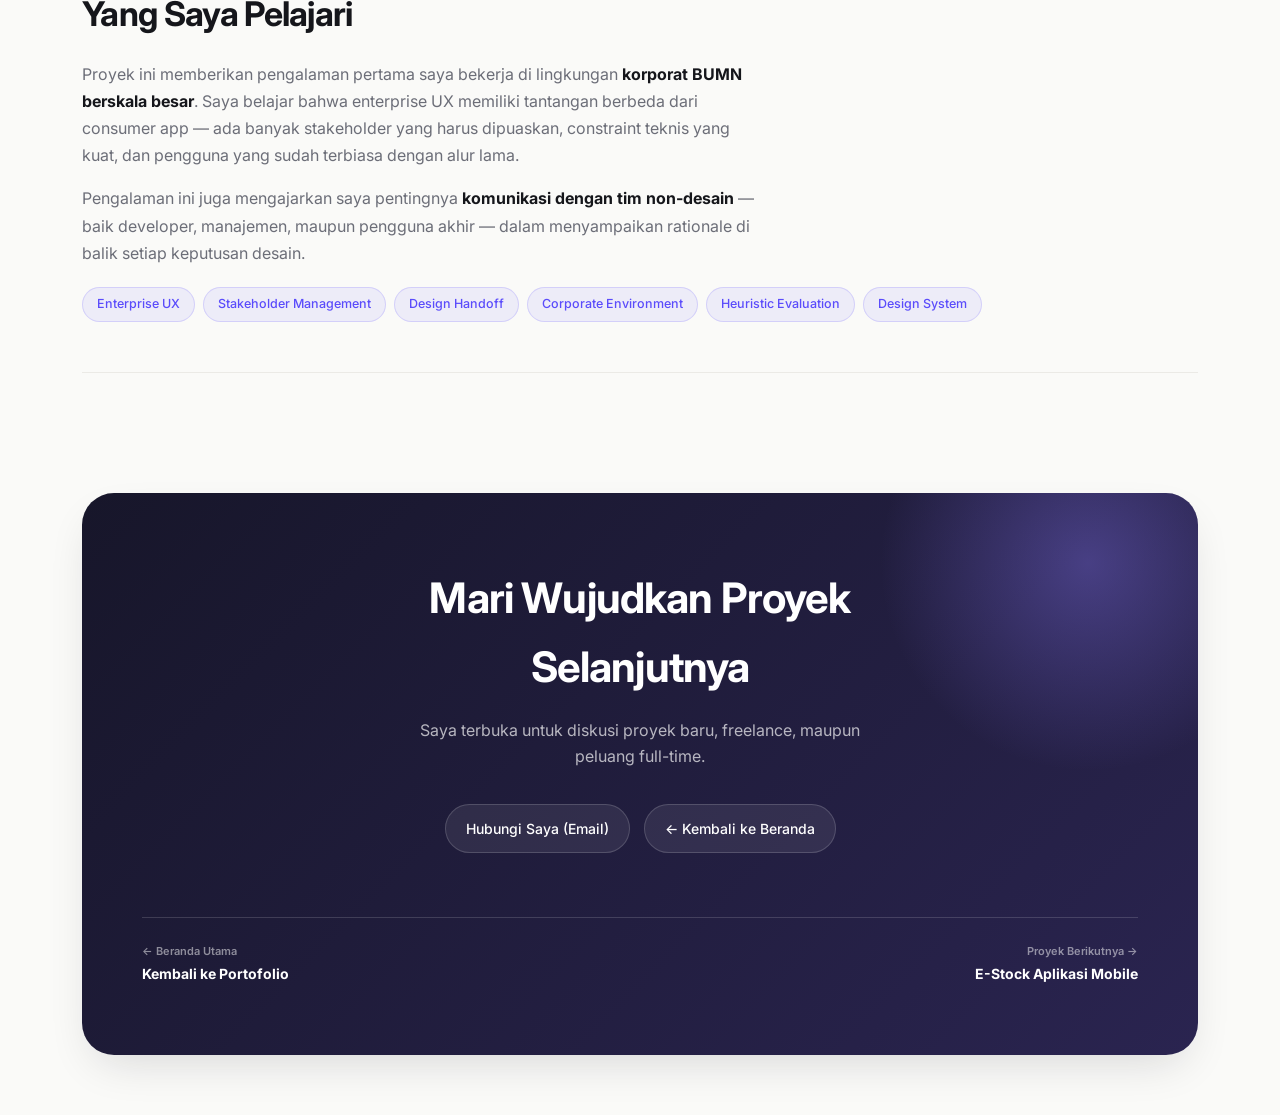
<file: Detail Page/project-pln.html>
<!DOCTYPE html>
<html lang="id">
<head>
  <meta charset="UTF-8">
  <meta name="viewport" content="width=device-width, initial-scale=1.0">
  <title>Redesign Aplikasi PLN NPS — Dia Ayu Wulansari</title>
  <link href="https://fonts.googleapis.com/css2?family=Inter:wght@400;500;600;700;800&display=swap" rel="stylesheet">
  <link rel="stylesheet" href="../Detail Page/project-detail.css">
</head>
<body>
<div id="cur"></div>
<div id="cur-ring"></div>
<!-- Cursor glow background (shared with root script) -->
<div id="cursor-glow"></div>

<nav>
  <a href="../index.html" class="logo">Dia Ayu<span>.</span></a>
  <span class="nav-tag">CASE STUDY</span>
  <a href="../index.html#projects" class="back-btn">← Kembali</a>
</nav>

<div class="proj-hero">
  <div class="hero-bg"></div>
  
  <canvas id="topoCanvas"></canvas>
  
  <div class="desk-mock">
    <div class="desk-topbar">
      <div class="desk-dot" style="background:#ef4444;opacity:.5"></div>
      <div class="desk-dot" style="background:#eab308;opacity:.5"></div>
      <div class="desk-dot" style="background:#22c55e;opacity:.5"></div>
    </div>
    <div class="desk-body">
      <div class="desk-sidebar">
        <div class="desk-si active"></div>
        <div class="desk-si"></div>
        <div class="desk-si"></div>
        <div class="desk-si"></div>
        <div class="desk-si"></div>
      </div>
      <div class="desk-main">
        <div class="desk-header"></div>
        <div class="desk-cards">
          <div class="desk-card"></div>
          <div class="desk-card"></div>
          <div class="desk-card"></div>
        </div>
        <div class="desk-row" style="margin-top:6px"></div>
        <div class="desk-row" style="width:80%"></div>
        <div class="desk-row" style="width:60%"></div>
        <div class="desk-row" style="margin-top:4px"></div>
        <div class="desk-row" style="width:70%"></div>
      </div>
    </div>
  </div>
  <div class="hero-overlay"></div>
  <div class="hero-content">
    <div class="eyebrow">02 — Case Study · Internship 2024</div>
    
    <h1 class="proj-title">Redesign Aplikasi<br>Internal<br><span style="-webkit-text-stroke:1px #696969;color:transparent">PT PLN Nusantara<br>Power Service</span></h1>
    
    <p class="proj-sub">Memperbaiki pengalaman pengguna aplikasi internal BUMN untuk meningkatkan kemudahan penggunaan dan efisiensi alur kerja karyawan.</p>
    <div class="badge-row">
      <span class="badge bd-blue">UI/UX Redesign</span>
      <span class="badge bd-blue">Internship Project</span>
      <span class="badge bd-gray">Enterprise UX</span>
      <span class="badge bd-gray">Figma</span>
    </div>
    <div class="hero-meta">
      <div class="meta-item">
        <div class="meta-lbl">Tahun</div>
        <div class="meta-val">2024</div>
      </div>
      <div class="meta-item">
        <div class="meta-lbl">Platform</div>
        <div class="meta-val">Web App (Desktop)</div>
      </div>
      <div class="meta-item">
        <div class="meta-lbl">Peran</div>
        <div class="meta-val">UI/UX Designer Intern</div>
      </div>
      <div class="meta-item">
        <div class="meta-lbl">Klien</div>
        <div class="meta-val">PT PLN NPS</div>
      </div>
    </div>
  </div>
</div>

<div class="wrap">

  <div class="sec">
    <div class="sec-ey">Overview</div>
    <h2 class="sec-h">Latar Belakang</h2>
    <p class="sec-p">PT PLN Nusantara Power Service (PLN NPS) adalah anak perusahaan PLN yang bergerak di bidang pemeliharaan pembangkit listrik. Sebagai perusahaan dengan ratusan karyawan, mereka memiliki aplikasi internal untuk <strong>manajemen administrasi dan sertifikasi pegawai</strong> yang sudah lama tidak diperbarui.</p>
    <p class="sec-p">Antarmuka lama memiliki banyak masalah: navigasi yang membingungkan, alur yang tidak konsisten, dan tampilan visual yang tidak mencerminkan standar modern. Proyek internship ini berfokus pada <strong>redesain menyeluruh</strong> untuk meningkatkan produktivitas karyawan.</p>
  </div>

  <div class="sec">
    <div class="sec-ey">Problem Analysis</div>
    <h2 class="sec-h">Sebelum vs Sesudah</h2>
    <div class="compare-grid">
      
      <!-- Kolom Sebelum Redesign -->
      <div class="compare-col">
        <div class="compare-header before">❌ Sebelum Redesign</div>
        <div class="compare-body">
          <div class="compare-item">
            <span class="ci-ico">😵</span>
            <div><strong>Navigasi Membingungkan:</strong> Pengguna sering tersesat antar menu karena struktur yang kurang terarah.</div>
          </div>
          <div class="compare-item">
            <span class="ci-ico">🐌</span>
            <div><strong>Alur Panjang:</strong> Proses pengajuan sertifikasi memerlukan banyak langkah yang tidak perlu.</div>
          </div>
          <div class="compare-item">
            <span class="ci-ico">🎨</span>
            <div><strong>Visual Usang:</strong> Kontras warna rendah dan tipografi yang tidak konsisten menyulitkan pembacaan.</div>
          </div>
          <div class="compare-item">
            <span class="ci-ico">📱</span>
            <div><strong>Tidak Responsif:</strong> Antarmuka terbatas hanya pada resolusi desktop tertentu.</div>
          </div>
          <div class="compare-item">
            <span class="ci-ico">⏱️</span>
            <div><strong>Input Berulang:</strong> Tidak adanya fitur <em>autofill</em> atau simpan draf memperlambat pekerjaan.</div>
          </div>
        </div>
      </div>

      <!-- Kolom Sesudah Redesign -->
      <div class="compare-col">
        <div class="compare-header after">✅ Sesudah Redesign</div>
        <div class="compare-body">
          <div class="compare-item">
            <span class="ci-ico">🗺️</span>
            <div><strong>Navigasi Hierarkis:</strong> Dilengkapi <em>breadcrumb</em> dan <em>sidebar</em> terorganisir untuk akses cepat.</div>
          </div>
          <div class="compare-item">
            <span class="ci-ico">⚡</span>
            <div><strong>Alur Efisien:</strong> Pengajuan sertifikasi dipangkas dari 8 langkah menjadi hanya 4 langkah utama.</div>
          </div>
          <div class="compare-item">
            <span class="ci-ico">✨</span>
            <div><strong>Visual Modern:</strong> Menerapkan <em>design token</em> konsisten dengan identitas brand PLN yang kuat.</div>
          </div>
          <div class="compare-item">
            <span class="ci-ico">💻</span>
            <div><strong>Desain Responsif:</strong> Layout optimal dan berfungsi mulus di berbagai ukuran layar desktop.</div>
          </div>
          <div class="compare-item">
            <span class="ci-ico">💾</span>
            <div><strong>Fitur Pintar:</strong> Penambahan fitur simpan draf dan <em>autofill</em> otomatis dari profil pegawai.</div>
          </div>
        </div>
      </div>

    </div>
  </div>

  <div class="sec">
    <div class="sec-ey">Design Process</div>
    <h2 class="sec-h">Proses Redesain</h2>
    <div class="proc-list">
      <div class="proc-item">
        <div class="proc-n">01</div>
        <div>
          <div class="proc-t">Audit &amp; Analisis Aplikasi Lama</div>
          <div class="proc-d">Melakukan audit menyeluruh terhadap antarmuka yang ada, mendokumentasikan semua halaman, mengidentifikasi inconsistency, dan memetakan pain point pengguna berdasarkan observasi langsung penggunaan aplikasi oleh karyawan PLN NPS.</div>
          <div class="proc-tags"><span class="ptag">UI Audit</span><span class="ptag">Heuristic Evaluation</span><span class="ptag">User Observation</span><span class="ptag">Pain Point Mapping</span></div>
        </div>
      </div>
      <div class="proc-item">
        <div class="proc-n">02</div>
        <div>
          <div class="proc-t">Definisi Scope &amp; Prioritas</div>
          <div class="proc-d">Bersama supervisor, mendefinisikan scope redesain — halaman mana yang paling kritis dan paling sering digunakan. Memprioritaskan modul sertifikasi pegawai dan dashboard utama sebagai fokus utama karena dampaknya paling besar terhadap produktivitas harian.</div>
          <div class="proc-tags"><span class="ptag">Stakeholder Alignment</span><span class="ptag">Scope Definition</span><span class="ptag">Priority Matrix</span></div>
        </div>
      </div>
      <div class="proc-item">
        <div class="proc-n">03</div>
        <div>
          <div class="proc-t">Wireframing &amp; Information Architecture</div>
          <div class="proc-d">Merancang ulang arsitektur informasi aplikasi agar lebih logis. Membuat low-fidelity wireframe untuk setiap halaman yang diredesain, memastikan alur navigasi lebih linear dan mudah diprediksi oleh pengguna.</div>
          <div class="proc-tags"><span class="ptag">Information Architecture</span><span class="ptag">Sitemap</span><span class="ptag">Wireframe</span><span class="ptag">User Flow</span></div>
        </div>
      </div>
      <div class="proc-item">
        <div class="proc-n">04</div>
        <div>
          <div class="proc-t">Visual Design &amp; Prototype</div>
          <div class="proc-d">Mengembangkan visual system baru yang konsisten dengan identitas brand PLN (kuning-biru). Membuat high-fidelity design untuk semua halaman and prototype interaktif yang dapat digunakan untuk presentasi kepada tim teknis dan manajemen.</div>
          <div class="proc-tags"><span class="ptag">Figma</span><span class="ptag">Design System</span><span class="ptag">High-fi UI</span><span class="ptag">Interactive Prototype</span></div>
        </div>
      </div>
      <div class="proc-item">
        <div class="proc-n">05</div>
        <div>
          <div class="proc-t">Presentasi &amp; Handoff</div>
          <div class="proc-d">Mempresentasikan hasil redesain kepada tim PLN NPS, menjelaskan keputusan desain, dan melakukan handoff dokumentasi desain lengkap kepada tim pengembang agar implementasi bisa dilakukan sesuai specifications.</div>
          <div class="proc-tags"><span class="ptag">Design Presentation</span><span class="ptag">Design Handoff</span><span class="ptag">Documentation</span><span class="ptag">Annotation</span></div>
        </div>
      </div>
    </div>
  </div>

  <div class="sec">
    <div class="sec-ey">UI Preview</div>
    <h2 class="sec-h">Tampilan Desain Baru</h2>
    <div class="cg2">
      <div class="mock">
        <span class="mock-lbl">Dashboard Utama</span>
        <img src="../Detail Page/img/Dashboard - STAFF TDC.png" alt="Dashboard Utama" class="mock-img">
      </div>
      <div class="mock">
        <span class="mock-lbl">Input Sertifikasi</span>
        <img src="../Detail Page/img/input Sertif.png" alt="Dashboard Utama" class="mock-img">
      </div>
      <div class="mock">
        <span class="mock-lbl">Detail Work Order</span>
        <img src="../Detail Page/img/Halaman Detail WO.png" alt="Dashboard Utama" class="mock-img">
      </div>
      <div class="mock">
        <span class="mock-lbl">Pelaporan</span>
        <img src="../Detail Page/img/detail Laporan.png" alt="Dashboard Utama" class="mock-img">
      </div>
    </div>
  </div> 

  <div class="sec">
    <div class="sec-ey">Results</div>
    <h2 class="sec-h">Hasil Pekerjaan</h2>
    <div class="res-card">
      <div class="res-num" style="font-size:1.8rem">8→4</div>
      <div class="res-d"><strong>Penyederhanaan Alur Sertifikasi</strong><br>Proses pengajuan sertifikasi berhasil disederhanakan dari 8 langkah menjadi 4 langkah, memangkas waktu pengisian formulir secara signifikan</div>
    </div>
    <div class="res-card">
      <div class="res-num">✓</div>
      <div class="res-d"><strong>Prototype Siap Presentasi</strong><br>Menghasilkan prototype interaktif lengkap di Figma yang telah dipresentasikan kepada tim dan manajemen PLN NPS untuk dijadikan acuan pengembangan</div>
    </div>
    <div class="res-card">
      <div class="res-num">↑</div>
      <div class="res-d"><strong>Konsistensi Visual yang Lebih Baik</strong><br>Seluruh komponen UI distandardisasi dalam design system yang terdokumentasi dengan baik, memudahkan pengembang untuk mengimplementasikan dengan akurat</div>
    </div>
  </div>

  <div class="sec">
    <div class="sec-ey">Refleksi</div>
    <h2 class="sec-h">Yang Saya Pelajari</h2>
    <p class="sec-p">Proyek ini memberikan pengalaman pertama saya bekerja di lingkungan <strong>korporat BUMN berskala besar</strong>. Saya belajar bahwa enterprise UX memiliki tantangan berbeda dari consumer app — ada banyak stakeholder yang harus dipuaskan, constraint teknis yang kuat, dan pengguna yang sudah terbiasa dengan alur lama.</p>
    <p class="sec-p">Pengalaman ini juga mengajarkan saya pentingnya <strong>komunikasi dengan tim non-desain</strong> — baik developer, manajemen, maupun pengguna akhir — dalam menyampaikan rationale di balik setiap keputusan desain.</p>
    <div class="tags-row">
      <span class="tg">Enterprise UX</span>
      <span class="tg">Stakeholder Management</span>
      <span class="tg">Design Handoff</span>
      <span class="tg">Corporate Environment</span>
      <span class="tg">Heuristic Evaluation</span>
      <span class="tg">Design System</span>
    </div>
  </div>

</div> 

<!-- KOTAK CTA KONSISTEN DENGAN HOMEPAGE (DIGABUNG MENJADI 1) -->
<div class="wrap" style="padding-top: 60px; padding-bottom: 60px;">
  <div class="contact-box" style="display: flex; flex-direction: column; align-items: center; text-align: center;">
    <h2>Mari Wujudkan Proyek Selanjutnya</h2>
    <p>Saya terbuka untuk diskusi proyek baru, freelance, maupun peluang full-time.</p>
    
    <div class="contact-links" style="margin-bottom: 36px; justify-content: center;">
      <a href="mailto:diaayuwulansari@gmail.com" class="clink">Hubungi Saya (Email)</a>
      <a href="../index.html" class="clink">← Kembali ke Beranda</a>
    </div>

    <!-- Navigasi Proyek di dalam Contact Box -->
    <div class="proj-nav-inside" style="display: grid; grid-template-columns: 1fr 1fr; gap: 16px; width: 100%; border-top: 1px solid rgba(255,255,255,0.15); padding-top: 24px; text-align: left;">
      <a href="../index.html" class="pn-in" style="text-decoration: none;">
        <span style="display: block; font-size: 11px; font-weight: 600; color: rgba(255,255,255,0.5); margin-bottom: 2px;">← Beranda Utama</span>
        <span style="font-family: 'Inter', sans-serif; font-weight: 700; font-size: 14px; color: #fff;">Kembali ke Portofolio</span>
      </a>
      <a href="./project-estock.html" class="pn-in right" style="text-decoration: none; text-align: right;">
        <span style="display: block; font-size: 11px; font-weight: 600; color: rgba(255,255,255,0.5); margin-bottom: 2px;">Proyek Berikutnya →</span>
        <span style="font-family: 'Inter', sans-serif; font-weight: 700; font-size: 14px; color: #fff;">E-Stock Aplikasi Mobile</span>
      </a>
    </div>
  </div>
</div>

<script src="../script.js"></script>

</body>
</html>
</file>
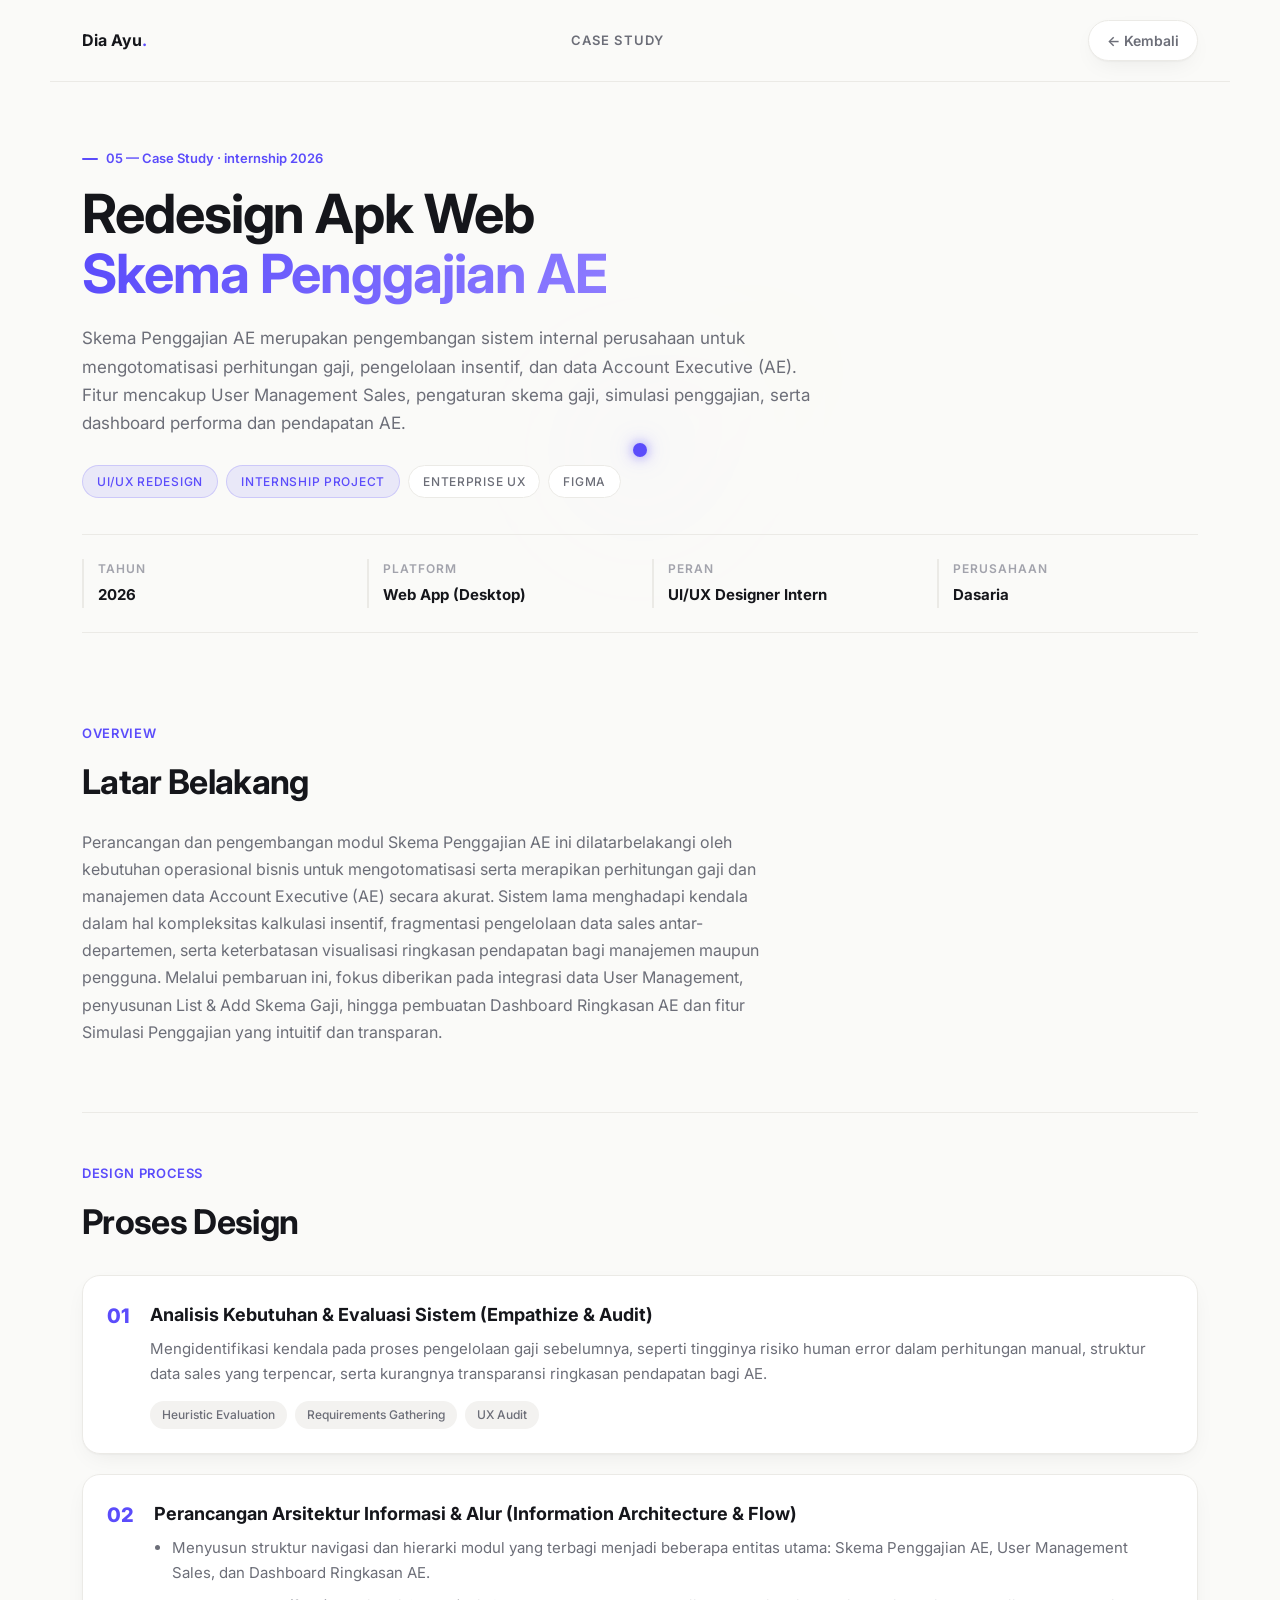
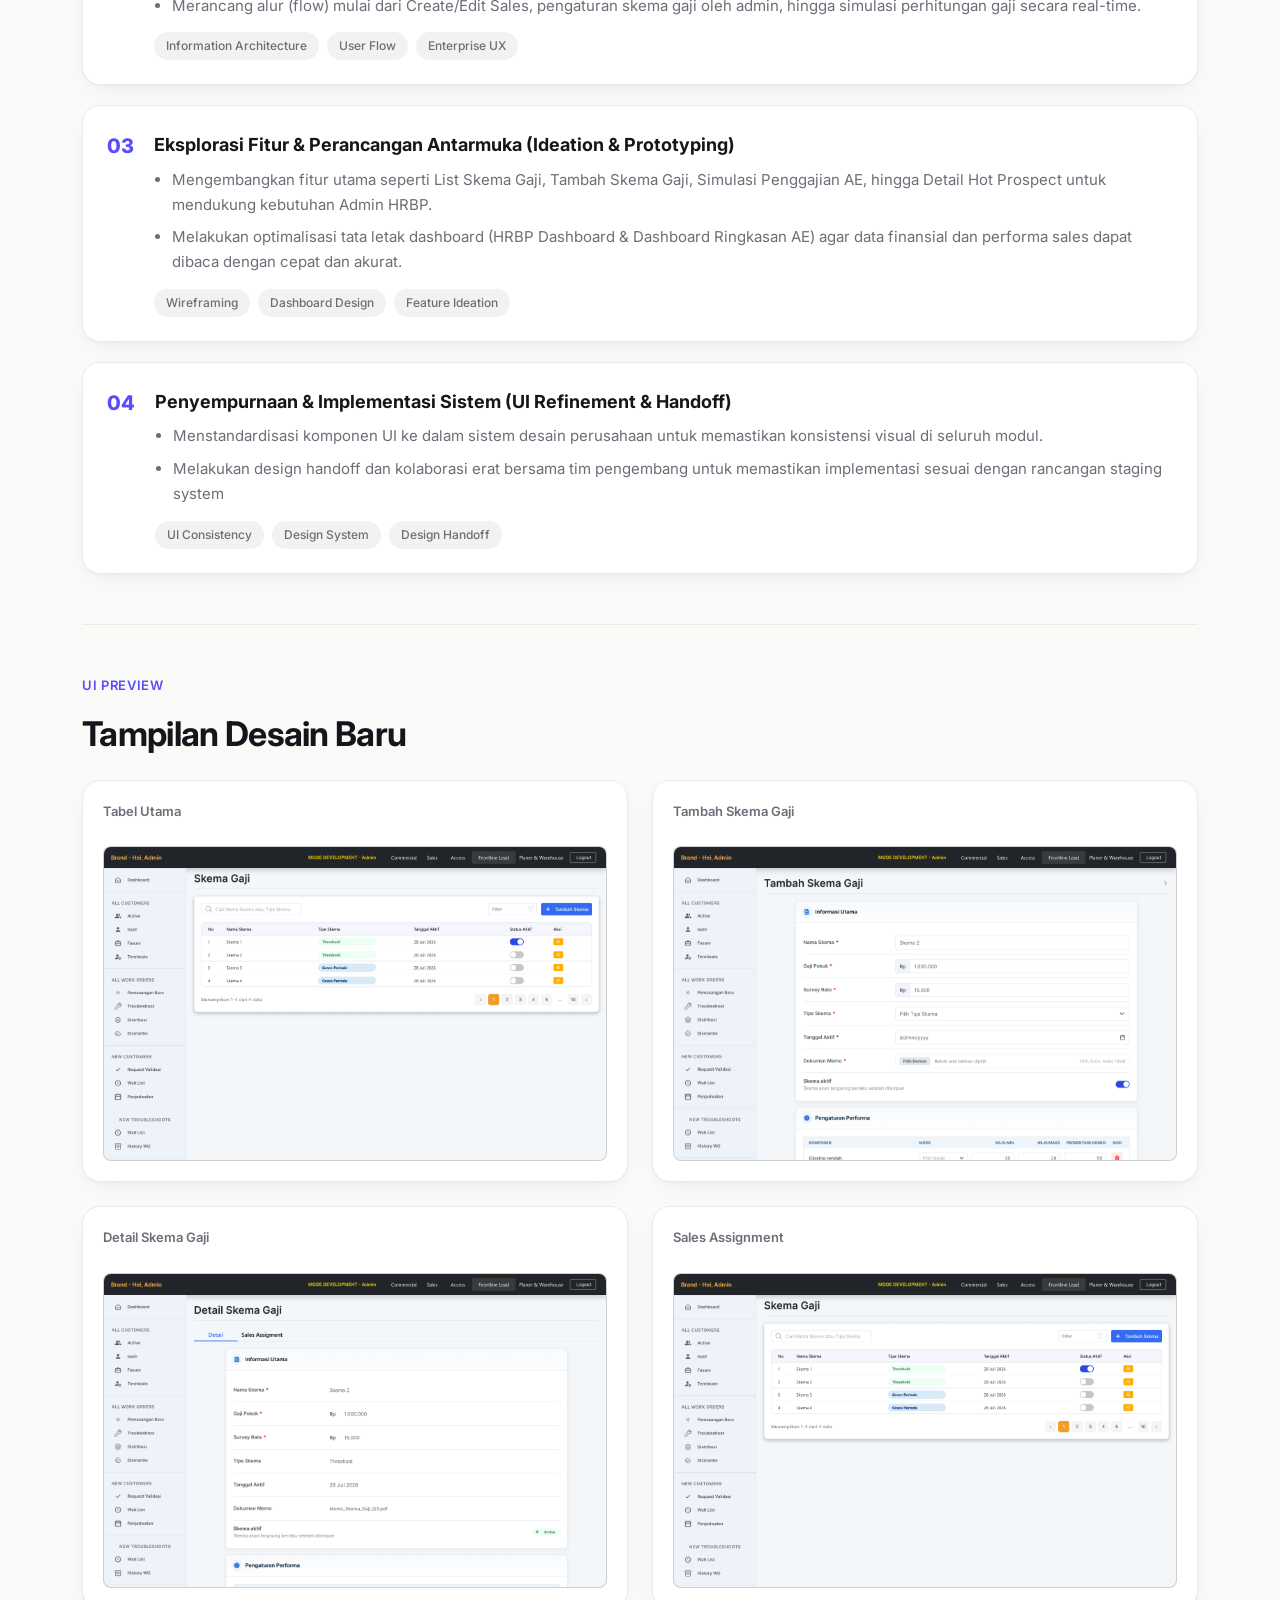
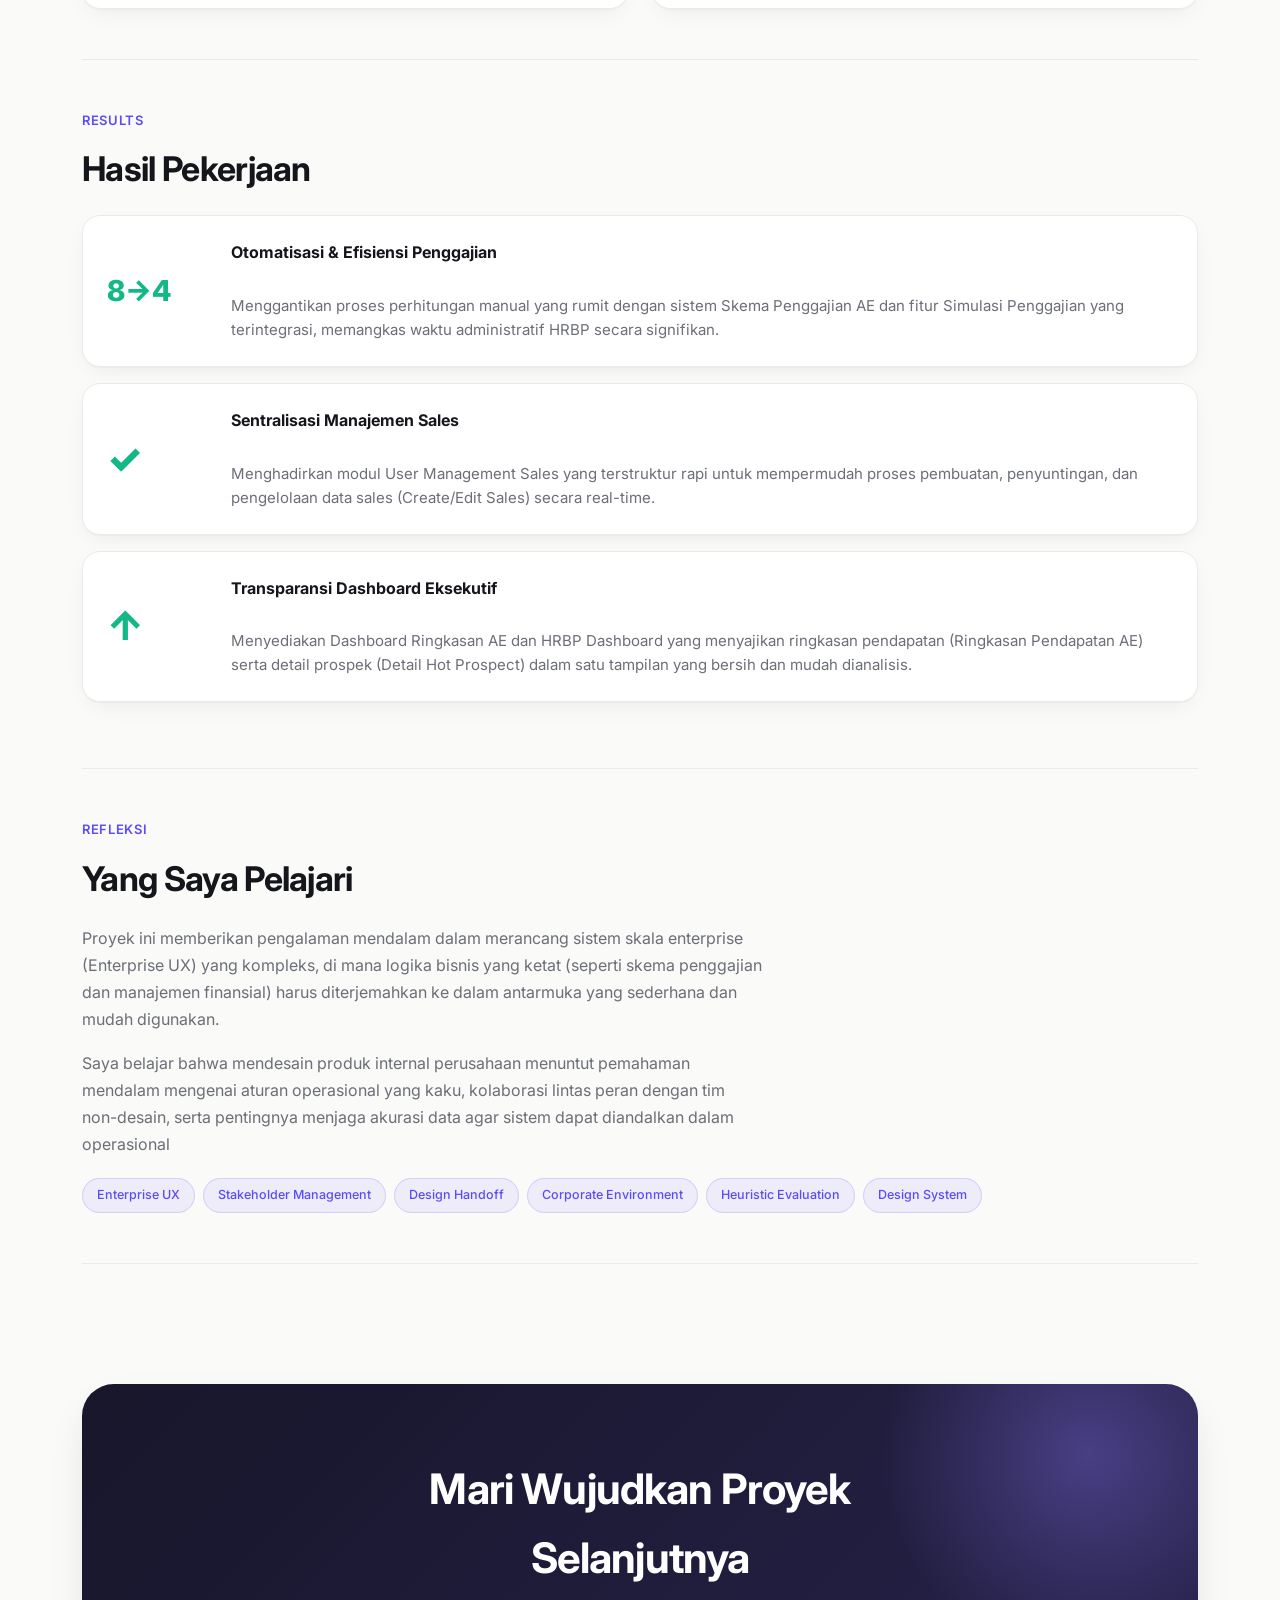
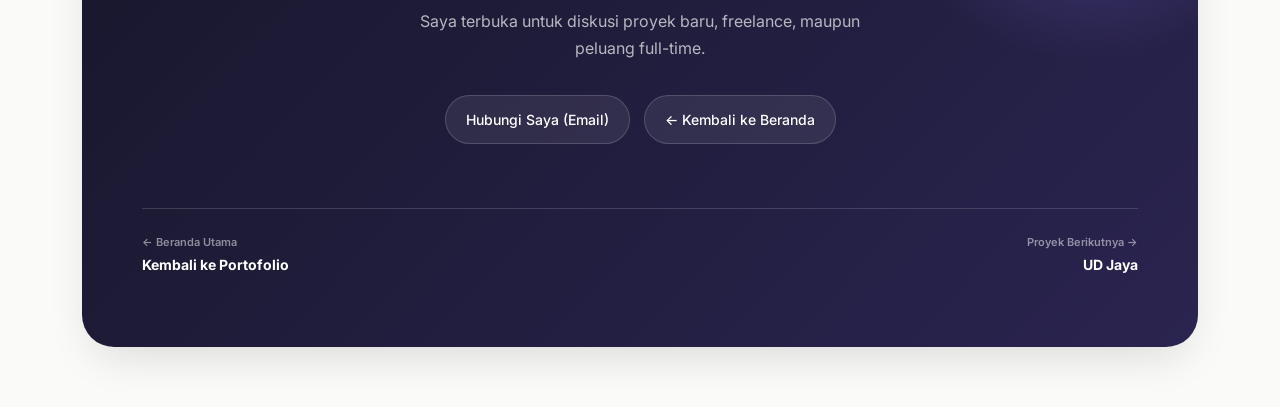
<file: Detail Page/project-SkemaPenggajian.html>
<!DOCTYPE html>
<html lang="id">
<head>
  <meta charset="UTF-8">
  <meta name="viewport" content="width=device-width, initial-scale=1.0">
  <title>Design Apk Web - Skema Penggajian AE</title>
  <link href="https://fonts.googleapis.com/css2?family=Inter:wght@400;500;600;700;800&display=swap" rel="stylesheet">
  <link rel="stylesheet" href="../Detail Page/project-detail.css">
</head>
<body>
<div id="cur"></div>
<div id="cur-ring"></div>
<!-- Cursor glow background (shared with root script) -->
<div id="cursor-glow"></div>

<nav>
  <a href="../index.html" class="logo">Dia Ayu<span>.</span></a>
  <span class="nav-tag">CASE STUDY</span>
  <a href="../index.html#projects" class="back-btn">← Kembali</a>
</nav>

<div class="proj-hero">
  <div class="hero-bg"></div>
  
  <canvas id="topoCanvas"></canvas>
  
  <div class="desk-mock">
    <div class="desk-topbar">
      <div class="desk-dot" style="background:#ef4444;opacity:.5"></div>
      <div class="desk-dot" style="background:#eab308;opacity:.5"></div>
      <div class="desk-dot" style="background:#22c55e;opacity:.5"></div>
    </div>
    <div class="desk-body">
      <div class="desk-sidebar">
        <div class="desk-si active"></div>
        <div class="desk-si"></div>
        <div class="desk-si"></div>
        <div class="desk-si"></div>
        <div class="desk-si"></div>
      </div>
      <div class="desk-main">
        <div class="desk-header"></div>
        <div class="desk-cards">
          <div class="desk-card"></div>
          <div class="desk-card"></div>
          <div class="desk-card"></div>
        </div>
        <div class="desk-row" style="margin-top:6px"></div>
        <div class="desk-row" style="width:80%"></div>
        <div class="desk-row" style="width:60%"></div>
        <div class="desk-row" style="margin-top:4px"></div>
        <div class="desk-row" style="width:70%"></div>
      </div>
    </div>
  </div>
  <div class="hero-overlay"></div>
  <div class="hero-content">
    <div class="eyebrow">05 — Case Study · internship 2026</div>
    
    <h1 class="proj-title">Redesign Apk Web<br><span style="-webkit-text-stroke:1px #696969;color:transparent">Skema Penggajian AE</span></h1>
    
    <p class="proj-sub">Skema Penggajian AE merupakan pengembangan sistem internal perusahaan untuk mengotomatisasi perhitungan gaji, pengelolaan insentif, 
      dan data Account Executive (AE). Fitur mencakup User Management Sales, pengaturan skema gaji, simulasi penggajian, serta dashboard performa dan pendapatan AE.</p>
    <div class="badge-row">
      <span class="badge bd-blue">UI/UX Redesign</span>
      <span class="badge bd-blue">Internship Project</span>
      <span class="badge bd-gray">Enterprise UX</span>
      <span class="badge bd-gray">Figma</span>
    </div>
    <div class="hero-meta">
      <div class="meta-item">
        <div class="meta-lbl">Tahun</div>
        <div class="meta-val">2026</div>
      </div>
      <div class="meta-item">
        <div class="meta-lbl">Platform</div>
        <div class="meta-val">Web App (Desktop)</div>
      </div>
      <div class="meta-item">
        <div class="meta-lbl">Peran</div>
        <div class="meta-val">UI/UX Designer Intern</div>
      </div>
      <div class="meta-item">
        <div class="meta-lbl">Perusahaan</div>
        <div class="meta-val">Dasaria</div>
      </div>
    </div>
  </div>
</div>

<div class="wrap">

  <div class="sec">
    <div class="sec-ey">Overview</div>
    <h2 class="sec-h">Latar Belakang</h2>
    <p class="sec-p">Perancangan dan pengembangan modul Skema Penggajian AE ini dilatarbelakangi oleh kebutuhan operasional bisnis untuk mengotomatisasi serta merapikan perhitungan gaji dan manajemen data Account Executive (AE) secara akurat. 
      Sistem lama menghadapi kendala dalam hal kompleksitas kalkulasi insentif, fragmentasi pengelolaan data sales antar-departemen, serta keterbatasan visualisasi ringkasan pendapatan bagi manajemen maupun pengguna. 
      Melalui pembaruan ini, fokus diberikan pada integrasi data User Management, penyusunan List & Add Skema Gaji, hingga pembuatan Dashboard Ringkasan AE dan fitur Simulasi Penggajian yang intuitif dan transparan.</p>
    <!-- <p class="sec-p">Antarmuka lama memiliki banyak masalah: navigasi yang membingungkan, alur yang tidak konsisten, dan tampilan visual yang tidak mencerminkan standar modern. Proyek internship ini berfokus pada <strong>redesain menyeluruh</strong> untuk meningkatkan produktivitas karyawan.</p> -->
  </div>

  

  <div class="sec">
    <div class="sec-ey">Design Process</div>
    <h2 class="sec-h">Proses Design</h2>
    <div class="proc-list">
      <div class="proc-item">
        <div class="proc-n">01</div>
        <div>
          <div class="proc-t">Analisis Kebutuhan & Evaluasi Sistem (Empathize & Audit)</div>
          <div class="proc-d">Mengidentifikasi kendala pada proses pengelolaan gaji sebelumnya, seperti tingginya risiko human error dalam perhitungan manual, struktur data sales yang terpencar, serta kurangnya transparansi ringkasan pendapatan bagi AE.</div>
          <div class="proc-tags">
            <span class="ptag">Heuristic Evaluation</span>
            <span class="ptag">Requirements Gathering</span>
            <span class="ptag">UX Audit</span>
          </div>
        </div>
      </div>

      <div class="proc-item">
      <div class="proc-n">02</div>
        <div>
          <div class="proc-t">Perancangan Arsitektur Informasi & Alur (Information Architecture & Flow)</div>
          <ul class="proc-d" style="padding-left: 18px; margin-bottom: 14px; display: flex; flex-direction: column; gap: 8px;">
            <li>Menyusun struktur navigasi dan hierarki modul yang terbagi menjadi beberapa entitas utama: Skema Penggajian AE, User Management Sales, dan Dashboard Ringkasan AE.</li>
            <li>Merancang alur (flow) mulai dari Create/Edit Sales, pengaturan skema gaji oleh admin, hingga simulasi perhitungan gaji secara real-time.</li>
          </ul>
          <div class="proc-tags">
            <span class="ptag">Information Architecture</span>
            <span class="ptag">User Flow</span>
            <span class="ptag">Enterprise UX</span>
          </div>
        </div>
      </div>

      <div class="proc-item">
      <div class="proc-n">03</div>
        <div>
          <div class="proc-t">Eksplorasi Fitur & Perancangan Antarmuka (Ideation & Prototyping)</div>
          <ul class="proc-d" style="padding-left: 18px; margin-bottom: 14px; display: flex; flex-direction: column; gap: 8px;">
            <li>Mengembangkan fitur utama seperti List Skema Gaji, Tambah Skema Gaji, Simulasi Penggajian AE, hingga Detail Hot Prospect untuk mendukung kebutuhan Admin HRBP.</li>
            <li>Melakukan optimalisasi tata letak dashboard (HRBP Dashboard & Dashboard Ringkasan AE) agar data finansial dan performa sales dapat dibaca dengan cepat dan akurat.</li>
          </ul>
          <div class="proc-tags">
            <span class="ptag">Wireframing</span>
            <span class="ptag">Dashboard Design</span>
            <span class="ptag">Feature Ideation</span>
          </div>
        </div>
      </div>

      <div class="proc-item">
      <div class="proc-n">04</div>
        <div>
          <div class="proc-t">Penyempurnaan & Implementasi Sistem (UI Refinement & Handoff)</div>
          <ul class="proc-d" style="padding-left: 18px; margin-bottom: 14px; display: flex; flex-direction: column; gap: 8px;">
            <li>Menstandardisasi komponen UI ke dalam sistem desain perusahaan untuk memastikan konsistensi visual di seluruh modul.</li>
            <li>Melakukan design handoff dan kolaborasi erat bersama tim pengembang untuk memastikan implementasi sesuai dengan rancangan staging system</li>
          </ul>
          <div class="proc-tags">
            <span class="ptag">UI Consistency</span>
            <span class="ptag">Design System</span>
            <span class="ptag">Design Handoff</span>
          </div>
        </div>
      </div>

    </div>
  </div>

  <div class="sec">
    <div class="sec-ey">UI Preview</div>
    <h2 class="sec-h">Tampilan Desain Baru</h2>
    
    <!-- CSS Khusus untuk fitur scroll disisipkan di sini -->
    <style>
      .ui-grid-scroll {
        display: grid;
        grid-template-columns: repeat(2, 1fr);
        gap: 24px;
      }
      
      .mock {
        display: flex;
        flex-direction: column;
        height: 100%;
      }

      /* Modifikasi bungkus mock dengan aspect-ratio */
      .mock-scroll-container {
        width: 100%;
        aspect-ratio: 16 / 10; /* Rasio standar layar desktop, otomatis menyamakan tinggi Tabel Utama */
        overflow-y: auto; 
        overflow-x: hidden;
        border-radius: 8px;
        margin-top: 12px;
        border: 1px solid rgba(255, 255, 255, 0.05);
        background: rgba(0, 0, 0, 0.2); 
      }

      /* Mempercantik tampilan scrollbar */
      .mock-scroll-container::-webkit-scrollbar {
        width: 6px;
      }
      .mock-scroll-container::-webkit-scrollbar-track {
        background: rgba(255, 255, 255, 0.02);
        border-radius: 8px;
      }
      .mock-scroll-container::-webkit-scrollbar-thumb {
        background: rgba(255, 255, 255, 0.2);
        border-radius: 8px;
      }
      .mock-scroll-container::-webkit-scrollbar-thumb:hover {
        background: rgba(255, 255, 255, 0.4);
      }

      .mock-img-scroll {
        width: 100%;
        height: auto;
        display: block;
      }

      /* Responsif: Menjadi 1 kolom di layar HP */
      @media (max-width: 768px) {
        .ui-grid-scroll {
          grid-template-columns: 1fr;
        }
      }
    </style>

    <div class="ui-grid-scroll">
      <div class="mock">
        <span class="mock-lbl">Tabel Utama</span>
        <div class="mock-scroll-container">
          <img src="../Detail Page/img/Salary Management List.png" alt="Tabel Utama" class="mock-img-scroll">
        </div>
      </div>
      <div class="mock">
        <span class="mock-lbl">Tambah Skema Gaji</span>
        <div class="mock-scroll-container">
          <img src="../Detail Page/img/Add Scheme Salary.png" alt="Tambah Skema Gaji" class="mock-img-scroll">
        </div>
      </div>
      <div class="mock">
        <span class="mock-lbl">Detail Skema Gaji</span>
        <div class="mock-scroll-container">
          <img src="../Detail Page/img/Detail Scheme Salary v2.png" alt="Detail Skema Gaji" class="mock-img-scroll">
        </div>
      </div>
      <div class="mock">
        <span class="mock-lbl">Sales Assignment</span>
        <div class="mock-scroll-container">
          <img src="../Detail Page/img/Salary Management List.png" alt="Sales Assignment" class="mock-img-scroll">
        </div>
      </div>
    </div>
  </div> 

  <div class="sec">
    <div class="sec-ey">Results</div>
    <h2 class="sec-h">Hasil Pekerjaan</h2>
    <div class="res-card">
      <div class="res-num" style="font-size:1.8rem">8→4</div>
      <div class="res-d"><strong>Otomatisasi & Efisiensi Penggajian</strong>
        <br>Menggantikan proses perhitungan manual yang rumit dengan sistem Skema Penggajian AE dan fitur Simulasi Penggajian yang terintegrasi, memangkas waktu administratif HRBP secara signifikan.
      </div>
    </div>
    <div class="res-card">
      <div class="res-num">✓</div>
      <div class="res-d"><strong>Sentralisasi Manajemen Sales</strong>
        <br>Menghadirkan modul User Management Sales yang terstruktur rapi untuk mempermudah proses pembuatan, penyuntingan, dan pengelolaan data sales (Create/Edit Sales) secara real-time.
      </div>
    </div>
    <div class="res-card">
      <div class="res-num">↑</div>
      <div class="res-d"><strong>Transparansi Dashboard Eksekutif</strong>
        <br>Menyediakan Dashboard Ringkasan AE dan HRBP Dashboard yang menyajikan ringkasan pendapatan (Ringkasan Pendapatan AE) serta detail prospek (Detail Hot Prospect) dalam satu tampilan yang bersih dan mudah dianalisis.
      </div>
    </div>
  </div>

  <div class="sec">
    <div class="sec-ey">Refleksi</div>
    <h2 class="sec-h">Yang Saya Pelajari</h2>
    <p class="sec-p">Proyek ini memberikan pengalaman mendalam dalam merancang sistem skala enterprise (Enterprise UX) yang kompleks, di mana logika bisnis yang ketat (seperti skema penggajian dan manajemen finansial) harus diterjemahkan ke dalam antarmuka yang sederhana dan mudah digunakan.</p>
    <p class="sec-p">Saya belajar bahwa mendesain produk internal perusahaan menuntut pemahaman mendalam mengenai aturan operasional yang kaku, kolaborasi lintas peran dengan tim non-desain, serta pentingnya menjaga akurasi data agar sistem dapat diandalkan dalam operasional</p>
    <div class="tags-row">
      <span class="tg">Enterprise UX</span>
      <span class="tg">Stakeholder Management</span>
      <span class="tg">Design Handoff</span>
      <span class="tg">Corporate Environment</span>
      <span class="tg">Heuristic Evaluation</span>
      <span class="tg">Design System</span>
    </div>
  </div>

</div> 

<!-- KOTAK CTA KONSISTEN DENGAN HOMEPAGE (DIGABUNG MENJADI 1) -->
<div class="wrap" style="padding-top: 60px; padding-bottom: 60px;">
  <div class="contact-box" style="display: flex; flex-direction: column; align-items: center; text-align: center;">
    <h2>Mari Wujudkan Proyek Selanjutnya</h2>
    <p>Saya terbuka untuk diskusi proyek baru, freelance, maupun peluang full-time.</p>
    
    <div class="contact-links" style="margin-bottom: 36px; justify-content: center;">
      <a href="mailto:diaayuwulansari@gmail.com" class="clink">Hubungi Saya (Email)</a>
      <a href="../index.html" class="clink">← Kembali ke Beranda</a>
    </div>

    <!-- Navigasi Proyek di dalam Contact Box -->
    <div class="proj-nav-inside" style="display: grid; grid-template-columns: 1fr 1fr; gap: 16px; width: 100%; border-top: 1px solid rgba(255,255,255,0.15); padding-top: 24px; text-align: left;">
      <a href="../index.html" class="pn-in" style="text-decoration: none;">
        <span style="display: block; font-size: 11px; font-weight: 600; color: rgba(255,255,255,0.5); margin-bottom: 2px;">← Beranda Utama</span>
        <span style="font-family: 'Inter', sans-serif; font-weight: 700; font-size: 14px; color: #fff;">Kembali ke Portofolio</span>
      </a>
      <!-- <a href="./project-PencapaianBranch.html" class="pn-in right" style="text-decoration: none; text-align: right;">
        <span style="display: block; font-size: 11px; font-weight: 600; color: rgba(255,255,255,0.5); margin-bottom: 2px;">Proyek Berikutnya →</span>
        <span style="font-family: 'Inter', sans-serif; font-weight: 700; font-size: 14px; color: #fff;">Pencapaian Branch</span>
      </a> -->
      <a href="./project-udjaya.html" class="pn-in right" style="text-decoration: none; text-align: right;">
        <span style="display: block; font-size: 11px; font-weight: 600; color: rgba(255,255,255,0.5); margin-bottom: 2px;">Proyek Berikutnya →</span>
        <span style="font-family: 'Inter', sans-serif; font-weight: 700; font-size: 14px; color: #fff;">UD Jaya</span>
      </a>
    </div>
  </div>
</div>

<script src="../script.js"></script>

</body>
</html>
</file>
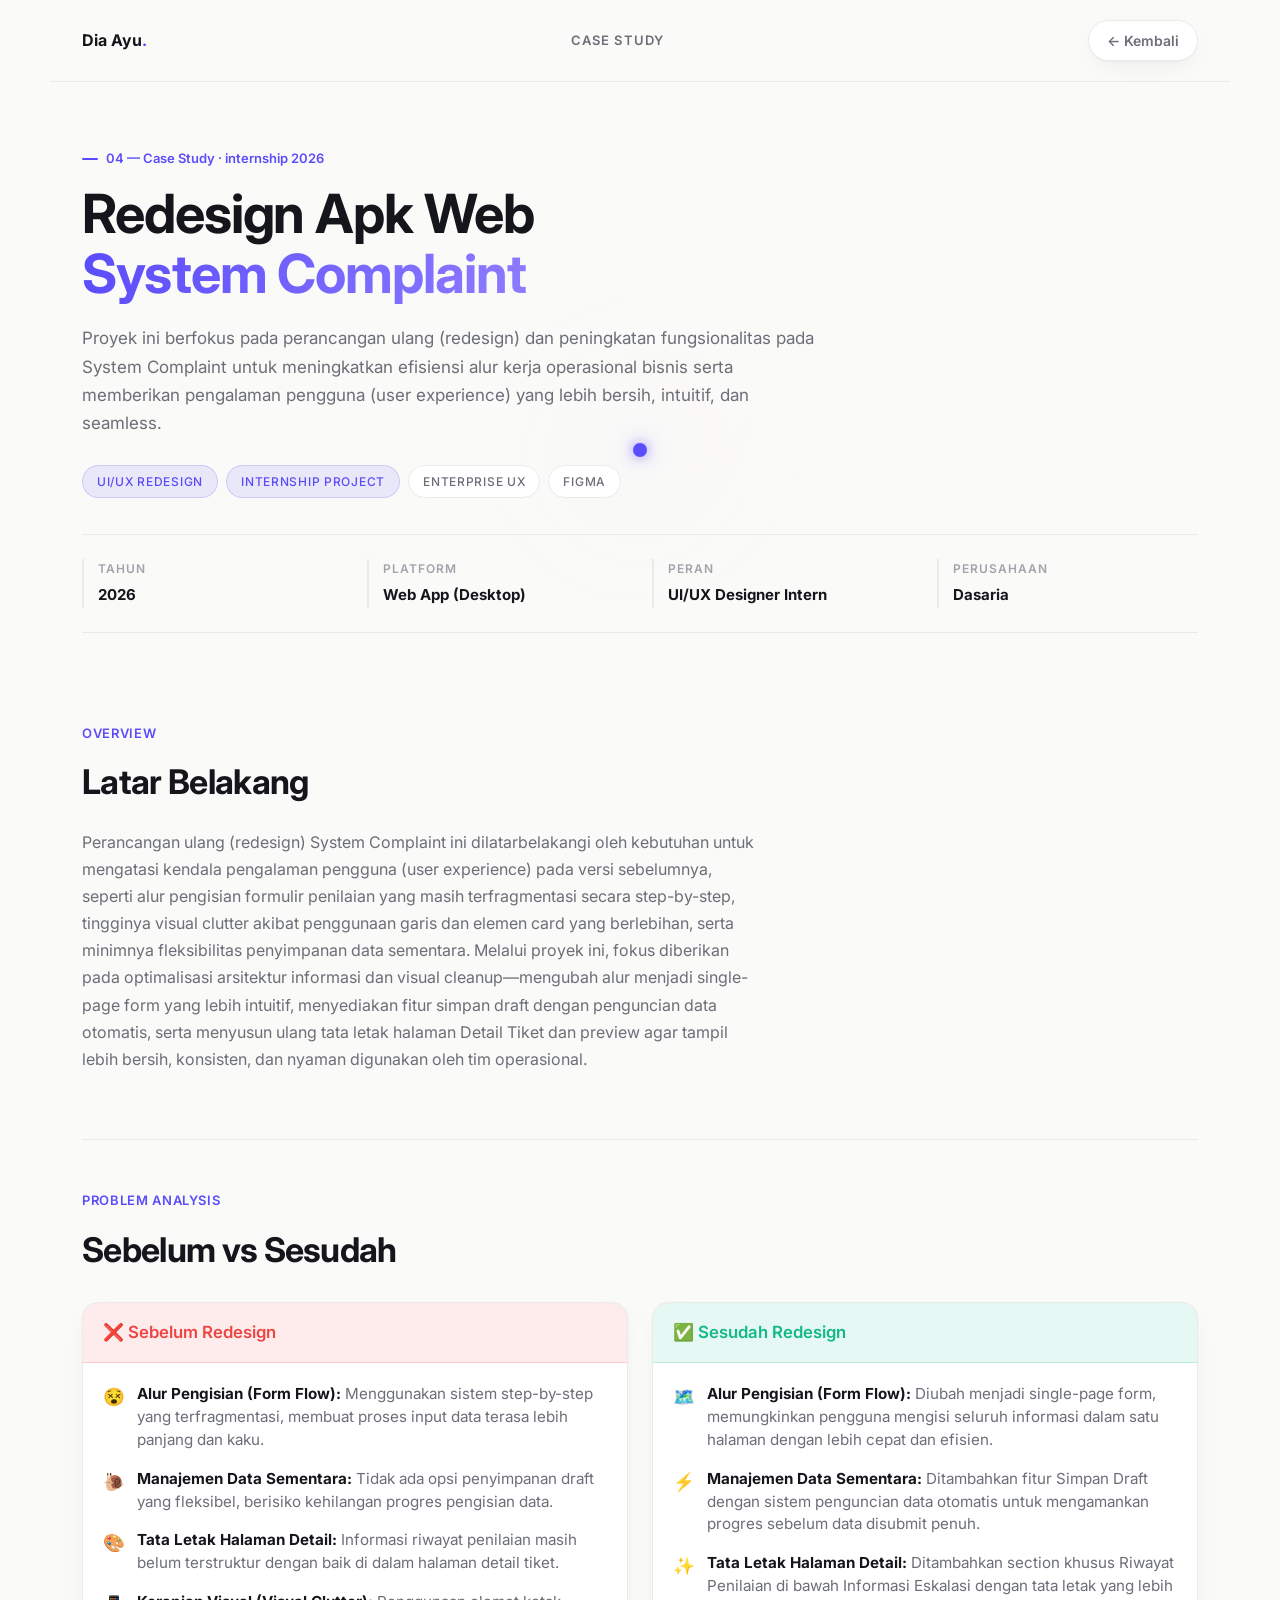
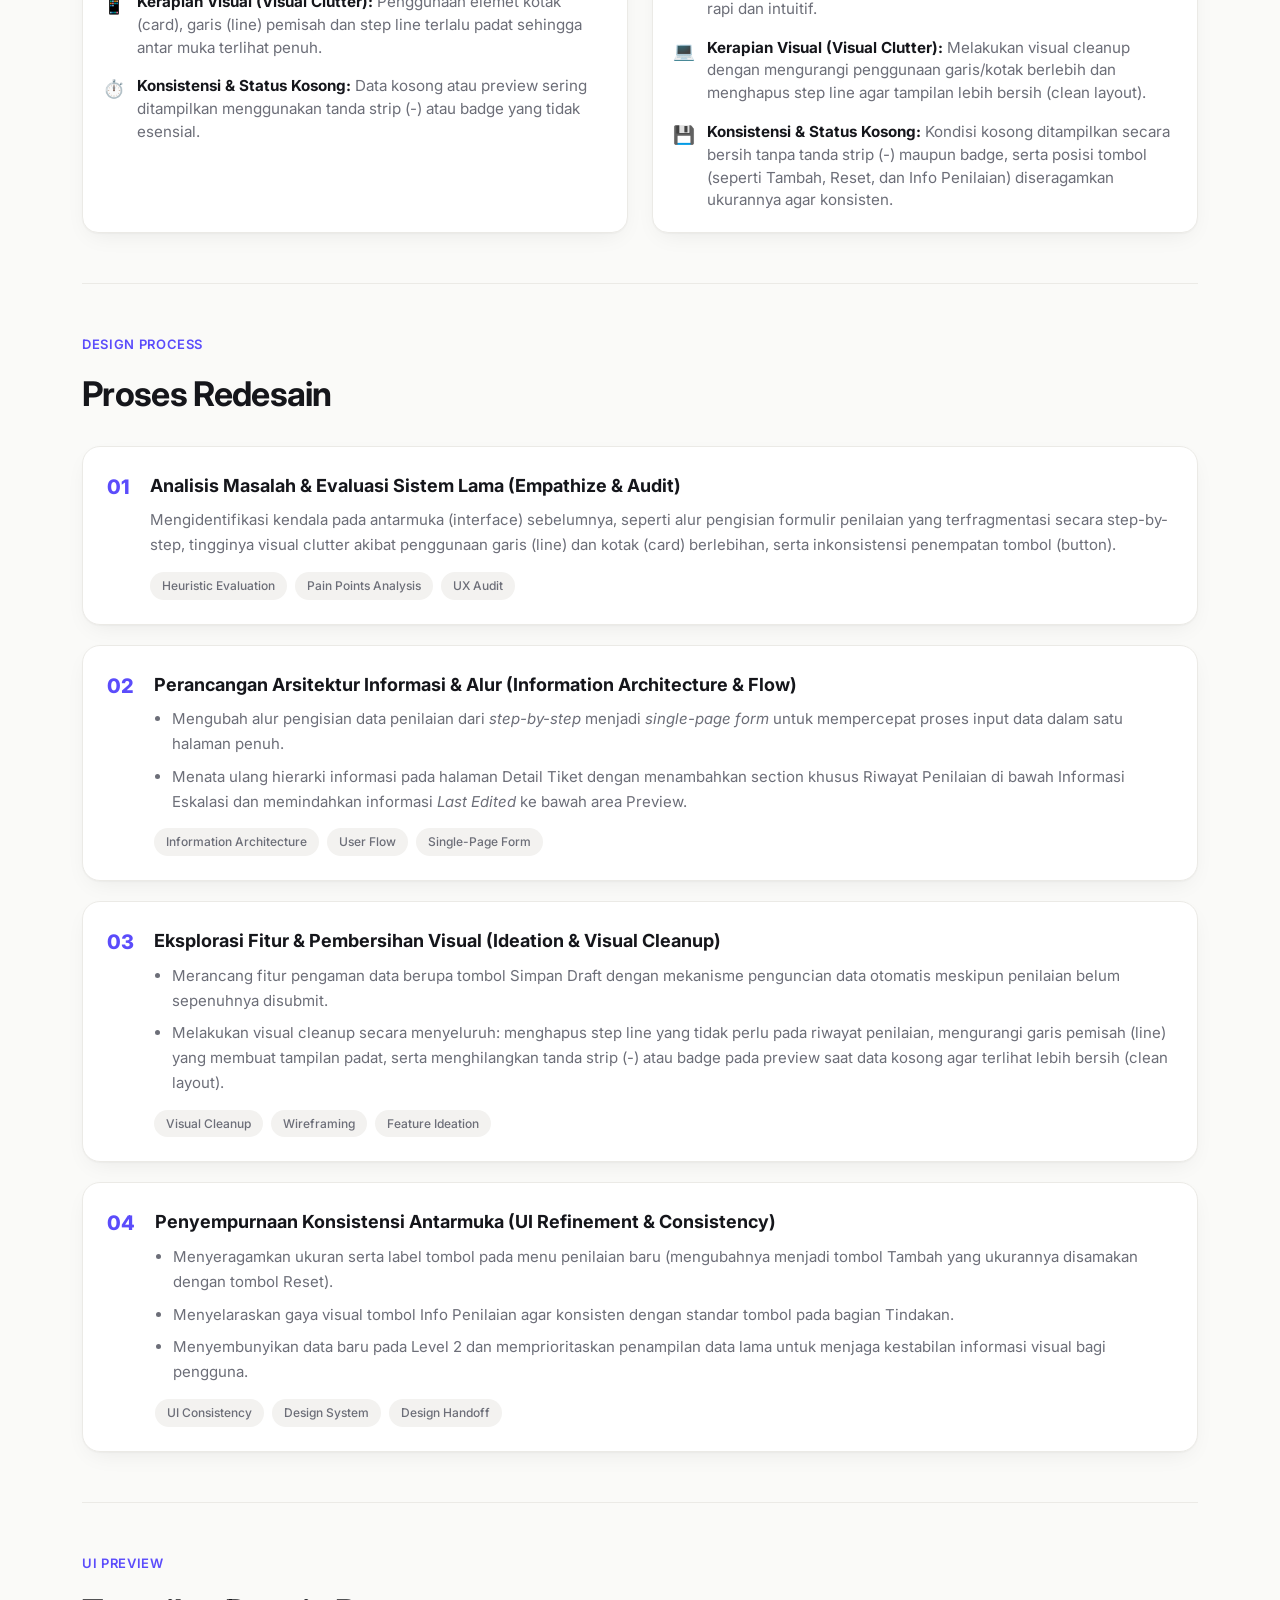
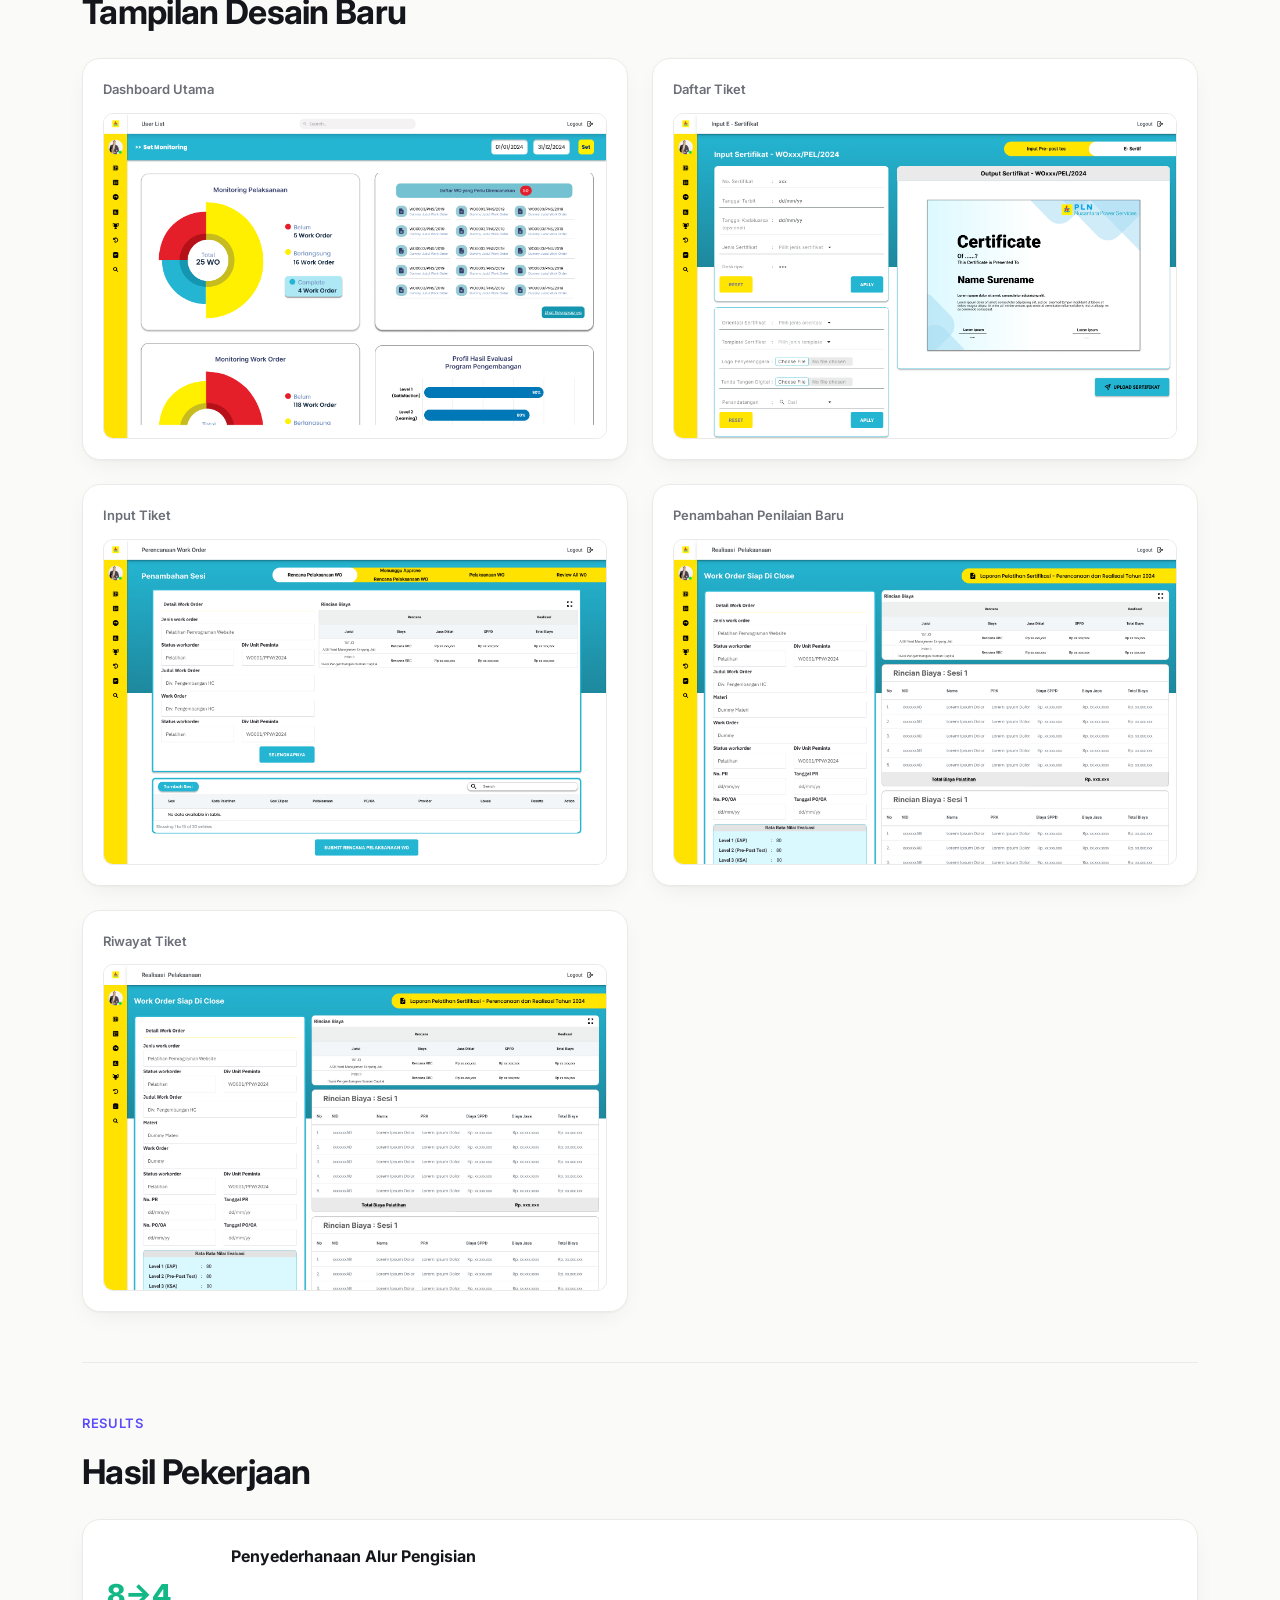
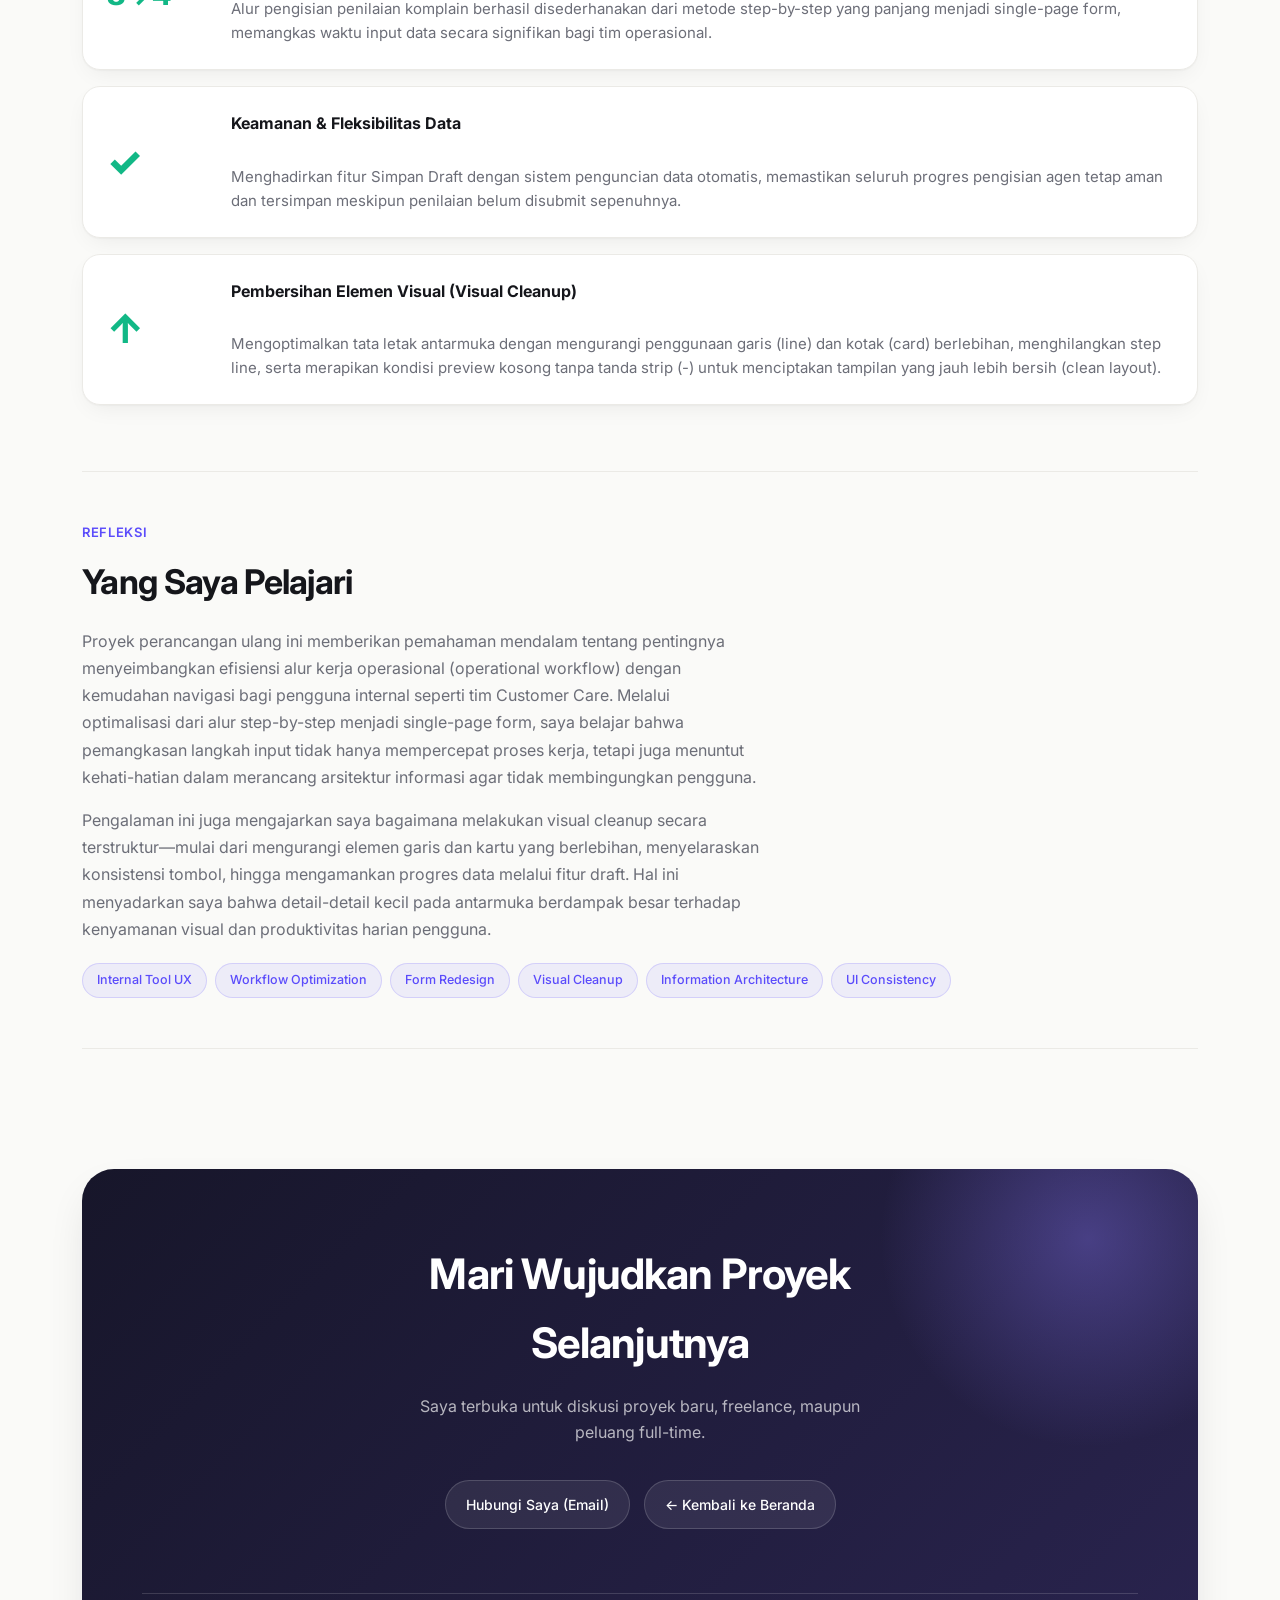
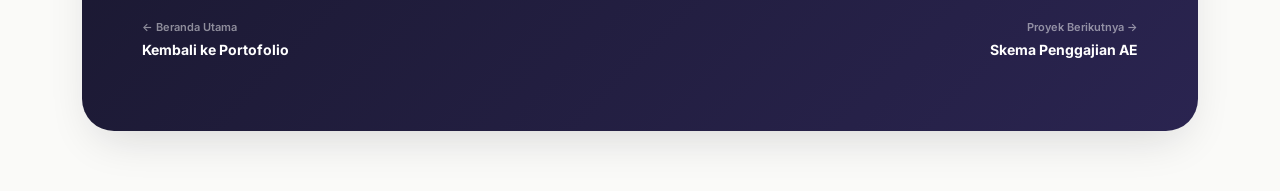
<file: Detail Page/project-SystemComplaint.html>
<!DOCTYPE html>
<html lang="id">
<head>
  <meta charset="UTF-8">
  <meta name="viewport" content="width=device-width, initial-scale=1.0">
  <title>Redesign Apk Web - System Complaine</title>
  <link href="https://fonts.googleapis.com/css2?family=Inter:wght@400;500;600;700;800&display=swap" rel="stylesheet">
  <link rel="stylesheet" href="../Detail Page/project-detail.css">
</head>
<body>
<div id="cur"></div>
<div id="cur-ring"></div>
<!-- Cursor glow background (shared with root script) -->
<div id="cursor-glow"></div>

<nav>
  <a href="../index.html" class="logo">Dia Ayu<span>.</span></a>
  <span class="nav-tag">CASE STUDY</span>
  <a href="../index.html#projects" class="back-btn">← Kembali</a>
</nav>

<div class="proj-hero">
  <div class="hero-bg"></div>
  
  <canvas id="topoCanvas"></canvas>
  
  <div class="desk-mock">
    <div class="desk-topbar">
      <div class="desk-dot" style="background:#ef4444;opacity:.5"></div>
      <div class="desk-dot" style="background:#eab308;opacity:.5"></div>
      <div class="desk-dot" style="background:#22c55e;opacity:.5"></div>
    </div>
    <div class="desk-body">
      <div class="desk-sidebar">
        <div class="desk-si active"></div>
        <div class="desk-si"></div>
        <div class="desk-si"></div>
        <div class="desk-si"></div>
        <div class="desk-si"></div>
      </div>
      <div class="desk-main">
        <div class="desk-header"></div>
        <div class="desk-cards">
          <div class="desk-card"></div>
          <div class="desk-card"></div>
          <div class="desk-card"></div>
        </div>
        <div class="desk-row" style="margin-top:6px"></div>
        <div class="desk-row" style="width:80%"></div>
        <div class="desk-row" style="width:60%"></div>
        <div class="desk-row" style="margin-top:4px"></div>
        <div class="desk-row" style="width:70%"></div>
      </div>
    </div>
  </div>
  <div class="hero-overlay"></div>
  <div class="hero-content">
    <div class="eyebrow">04 — Case Study · internship 2026</div>
    
    <h1 class="proj-title">Redesign Apk Web<br><span style="-webkit-text-stroke:1px #696969;color:transparent">System Complaint</span></h1>
    
    <p class="proj-sub">Proyek ini berfokus pada perancangan ulang (redesign) dan peningkatan fungsionalitas pada System Complaint untuk meningkatkan efisiensi alur kerja operasional bisnis serta memberikan pengalaman pengguna (user experience) yang lebih bersih, intuitif, dan seamless.</p>
    <div class="badge-row">
      <span class="badge bd-blue">UI/UX Redesign</span>
      <span class="badge bd-blue">Internship Project</span>
      <span class="badge bd-gray">Enterprise UX</span>
      <span class="badge bd-gray">Figma</span>
    </div>
    <div class="hero-meta">
      <div class="meta-item">
        <div class="meta-lbl">Tahun</div>
        <div class="meta-val">2026</div>
      </div>
      <div class="meta-item">
        <div class="meta-lbl">Platform</div>
        <div class="meta-val">Web App (Desktop)</div>
      </div>
      <div class="meta-item">
        <div class="meta-lbl">Peran</div>
        <div class="meta-val">UI/UX Designer Intern</div>
      </div>
      <div class="meta-item">
        <div class="meta-lbl">Perusahaan</div>
        <div class="meta-val">Dasaria</div>
      </div>
    </div>
  </div>
</div>

<div class="wrap">

  <div class="sec">
    <div class="sec-ey">Overview</div>
    <h2 class="sec-h">Latar Belakang</h2>
    <p class="sec-p">Perancangan ulang (redesign) System Complaint ini dilatarbelakangi oleh kebutuhan untuk mengatasi kendala pengalaman pengguna (user experience) pada versi sebelumnya, seperti alur pengisian formulir penilaian yang masih terfragmentasi secara step-by-step, tingginya visual clutter akibat penggunaan garis dan elemen card yang berlebihan, serta minimnya fleksibilitas penyimpanan data sementara. 
      Melalui proyek ini, fokus diberikan pada optimalisasi arsitektur informasi dan visual cleanup—mengubah alur menjadi single-page form yang lebih intuitif, menyediakan fitur simpan draft dengan penguncian data otomatis, serta menyusun ulang tata letak halaman Detail Tiket dan preview agar tampil lebih bersih, konsisten, dan nyaman digunakan oleh tim operasional.</p>
    <!-- <p class="sec-p">Antarmuka lama memiliki banyak masalah: navigasi yang membingungkan, alur yang tidak konsisten, dan tampilan visual yang tidak mencerminkan standar modern. Proyek internship ini berfokus pada <strong>redesain menyeluruh</strong> untuk meningkatkan produktivitas karyawan.</p> -->
  </div>

  <div class="sec">
    <div class="sec-ey">Problem Analysis</div>
    <h2 class="sec-h">Sebelum vs Sesudah</h2>
    <div class="compare-grid">
      
      <!-- Kolom Sebelum Redesign -->
      <div class="compare-col">
        <div class="compare-header before">❌ Sebelum Redesign</div>
        <div class="compare-body">
          <div class="compare-item">
            <span class="ci-ico">😵</span>
            <div><strong>Alur Pengisian (Form Flow):</strong> Menggunakan sistem step-by-step yang terfragmentasi, membuat proses input data terasa lebih panjang dan kaku.</div>
          </div>
          <div class="compare-item">
            <span class="ci-ico">🐌</span>
            <div><strong>Manajemen Data Sementara:</strong> Tidak ada opsi penyimpanan draft yang fleksibel, berisiko kehilangan progres pengisian data.</div>
          </div>
          <div class="compare-item">
            <span class="ci-ico">🎨</span>
            <div><strong>Tata Letak Halaman Detail:</strong> Informasi riwayat penilaian masih belum terstruktur dengan baik di dalam halaman detail tiket.</div>
          </div>
          <div class="compare-item">
            <span class="ci-ico">📱</span>
            <div><strong>Kerapian Visual (Visual Clutter):</strong> Penggunaan elemet kotak (card), garis (line) pemisah dan step line terlalu padat sehingga antar muka terlihat penuh.</div>
          </div>
          <div class="compare-item">
            <span class="ci-ico">⏱️</span>
            <div><strong>Konsistensi & Status Kosong:</strong> Data kosong atau preview sering ditampilkan menggunakan tanda strip (-) atau badge yang tidak esensial.</div>
          </div>
        </div>
      </div>

      <!-- Kolom Sesudah Redesign -->
      <div class="compare-col">
        <div class="compare-header after">✅ Sesudah Redesign</div>
        <div class="compare-body">
          <div class="compare-item">
            <span class="ci-ico">🗺️</span>
            <div><strong>Alur Pengisian (Form Flow):</strong> Diubah menjadi single-page form, memungkinkan pengguna mengisi seluruh informasi dalam satu halaman dengan lebih cepat dan efisien.</div>
          </div>
          <div class="compare-item">
            <span class="ci-ico">⚡</span>
            <div><strong>Manajemen Data Sementara:</strong> Ditambahkan fitur Simpan Draft dengan sistem penguncian data otomatis untuk mengamankan progres sebelum data disubmit penuh.</div>
          </div>
          <div class="compare-item">
            <span class="ci-ico">✨</span>
            <div><strong>Tata Letak Halaman Detail:</strong> Ditambahkan section khusus Riwayat Penilaian di bawah Informasi Eskalasi dengan tata letak yang lebih rapi dan intuitif.</div>
          </div>
          <div class="compare-item">
            <span class="ci-ico">💻</span>
            <div><strong>Kerapian Visual (Visual Clutter):</strong> Melakukan visual cleanup dengan mengurangi penggunaan garis/kotak berlebih dan menghapus step line agar tampilan lebih bersih (clean layout).</div>
          </div>
          <div class="compare-item">
            <span class="ci-ico">💾</span>
            <div><strong>Konsistensi & Status Kosong:</strong> Kondisi kosong ditampilkan secara bersih tanpa tanda strip (-) maupun badge, serta posisi tombol (seperti Tambah, Reset, dan Info Penilaian) diseragamkan ukurannya agar konsisten.</div>
          </div>
        </div>
      </div>

    </div>
  </div>

  <div class="sec">
    <div class="sec-ey">Design Process</div>
    <h2 class="sec-h">Proses Redesain</h2>
    <div class="proc-list">
      <div class="proc-item">
        <div class="proc-n">01</div>
        <div>
          <div class="proc-t">Analisis Masalah & Evaluasi Sistem Lama (Empathize & Audit)</div>
          <div class="proc-d">Mengidentifikasi kendala pada antarmuka (interface) sebelumnya, seperti alur pengisian formulir penilaian yang terfragmentasi secara step-by-step, tingginya visual clutter akibat penggunaan garis (line) dan kotak (card) berlebihan, serta inkonsistensi penempatan tombol (button).</div>
          <div class="proc-tags">
            <span class="ptag">Heuristic Evaluation</span>
            <span class="ptag">Pain Points Analysis</span>
            <span class="ptag">UX Audit</span>
          </div>
        </div>
      </div>

      <div class="proc-item">
      <div class="proc-n">02</div>
        <div>
          <div class="proc-t">Perancangan Arsitektur Informasi & Alur (Information Architecture & Flow)</div>
          <ul class="proc-d" style="padding-left: 18px; margin-bottom: 14px; display: flex; flex-direction: column; gap: 8px;">
            <li>Mengubah alur pengisian data penilaian dari <em>step-by-step</em> menjadi <em>single-page form</em> untuk mempercepat proses input data dalam satu halaman penuh.</li>
            <li>Menata ulang hierarki informasi pada halaman Detail Tiket dengan menambahkan section khusus Riwayat Penilaian di bawah Informasi Eskalasi dan memindahkan informasi <em>Last Edited</em> ke bawah area Preview.</li>
          </ul>
          <div class="proc-tags">
            <span class="ptag">Information Architecture</span>
            <span class="ptag">User Flow</span>
            <span class="ptag">Single-Page Form</span>
          </div>
        </div>
      </div>

      <div class="proc-item">
      <div class="proc-n">03</div>
        <div>
          <div class="proc-t">Eksplorasi Fitur & Pembersihan Visual (Ideation & Visual Cleanup)</div>
          <ul class="proc-d" style="padding-left: 18px; margin-bottom: 14px; display: flex; flex-direction: column; gap: 8px;">
            <li>Merancang fitur pengaman data berupa tombol Simpan Draft dengan mekanisme penguncian data otomatis meskipun penilaian belum sepenuhnya disubmit.</li>
            <li>Melakukan visual cleanup secara menyeluruh: menghapus step line yang tidak perlu pada riwayat penilaian, mengurangi garis pemisah (line) yang membuat tampilan padat, serta menghilangkan tanda strip (-) atau badge pada preview saat data kosong agar terlihat lebih bersih (clean layout).</li>
          </ul>
          <div class="proc-tags">
            <span class="ptag">Visual Cleanup</span>
            <span class="ptag">Wireframing</span>
            <span class="ptag">Feature Ideation</span>
          </div>
        </div>
      </div>

      <div class="proc-item">
      <div class="proc-n">04</div>
        <div>
          <div class="proc-t">Penyempurnaan Konsistensi Antarmuka (UI Refinement & Consistency)</div>
          <ul class="proc-d" style="padding-left: 18px; margin-bottom: 14px; display: flex; flex-direction: column; gap: 8px;">
            <li>Menyeragamkan ukuran serta label tombol pada menu penilaian baru (mengubahnya menjadi tombol Tambah yang ukurannya disamakan dengan tombol Reset).</li>
            <li>Menyelaraskan gaya visual tombol Info Penilaian agar konsisten dengan standar tombol pada bagian Tindakan.</li>
            <li>Menyembunyikan data baru pada Level 2 dan memprioritaskan penampilan data lama untuk menjaga kestabilan informasi visual bagi pengguna.</li>
          </ul>
          <div class="proc-tags">
            <span class="ptag">UI Consistency</span>
            <span class="ptag">Design System</span>
            <span class="ptag">Design Handoff</span>
          </div>
        </div>
      </div>

    </div>
  </div>

  <div class="sec">
    <div class="sec-ey">UI Preview</div>
    <h2 class="sec-h">Tampilan Desain Baru</h2>
    <div class="cg2">
      <div class="mock">
        <span class="mock-lbl">Dashboard Utama</span>
        <img src="../Detail Page/img/Dashboard - STAFF TDC.png" alt="Dashboard Utama" class="mock-img">
      </div>
      <div class="mock">
        <span class="mock-lbl">Daftar Tiket</span>
        <img src="../Detail Page/img/input Sertif.png" alt="Dashboard Utama" class="mock-img">
      </div>
      <div class="mock">
        <span class="mock-lbl">Input Tiket</span>
        <img src="../Detail Page/img/Halaman Detail WO.png" alt="Dashboard Utama" class="mock-img">
      </div>
      <div class="mock">
        <span class="mock-lbl">Penambahan Penilaian Baru</span>
        <img src="../Detail Page/img/detail Laporan.png" alt="Dashboard Utama" class="mock-img">
      </div>
      <div class="mock">
        <span class="mock-lbl">Riwayat Tiket</span>
        <img src="../Detail Page/img/detail Laporan.png" alt="Dashboard Utama" class="mock-img">
      </div>
    </div>
  </div>  

  <div class="sec">
    <div class="sec-ey">Results</div>
    <h2 class="sec-h">Hasil Pekerjaan</h2>
    <div class="res-card">
      <div class="res-num" style="font-size:1.8rem">8→4</div>
      <div class="res-d"><strong>Penyederhanaan Alur Pengisian</strong><br>Alur pengisian penilaian komplain berhasil disederhanakan dari metode step-by-step yang panjang menjadi single-page form, memangkas waktu input data secara signifikan bagi tim operasional.</div>
    </div>
    <div class="res-card">
      <div class="res-num">✓</div>
      <div class="res-d"><strong>Keamanan & Fleksibilitas Data</strong><br>Menghadirkan fitur Simpan Draft dengan sistem penguncian data otomatis, memastikan seluruh progres pengisian agen tetap aman dan tersimpan meskipun penilaian belum disubmit sepenuhnya.</div>
    </div>
    <div class="res-card">
      <div class="res-num">↑</div>
      <div class="res-d"><strong>Pembersihan Elemen Visual (Visual Cleanup)</strong><br>Mengoptimalkan tata letak antarmuka dengan mengurangi penggunaan garis (line) dan kotak (card) berlebihan, menghilangkan step line, serta merapikan kondisi preview kosong tanpa tanda strip (-) untuk menciptakan tampilan yang jauh lebih bersih (clean layout).</div>
    </div>
  </div>

  <div class="sec">
    <div class="sec-ey">Refleksi</div>
    <h2 class="sec-h">Yang Saya Pelajari</h2>
    <p class="sec-p">Proyek perancangan ulang ini memberikan pemahaman mendalam tentang pentingnya menyeimbangkan efisiensi alur kerja operasional (operational workflow) dengan kemudahan navigasi bagi pengguna internal seperti tim Customer Care. 
      Melalui optimalisasi dari alur step-by-step menjadi single-page form, saya belajar bahwa pemangkasan langkah input tidak hanya mempercepat proses kerja, tetapi juga menuntut kehati-hatian dalam merancang arsitektur informasi agar tidak membingungkan pengguna.</p>
    <p class="sec-p">Pengalaman ini juga mengajarkan saya bagaimana melakukan visual cleanup secara terstruktur—mulai dari mengurangi elemen garis dan kartu yang berlebihan, menyelaraskan konsistensi tombol, hingga mengamankan progres data melalui fitur draft. 
      Hal ini menyadarkan saya bahwa detail-detail kecil pada antarmuka berdampak besar terhadap kenyamanan visual dan produktivitas harian pengguna.</p>
    <div class="tags-row">
      <span class="tg">Internal Tool UX</span>
      <span class="tg">Workflow Optimization</span>
      <span class="tg">Form Redesign</span>
      <span class="tg">Visual Cleanup</span>
      <span class="tg">Information Architecture</span>
      <span class="tg">UI Consistency</span>
    </div>
  </div>

</div> 

<!-- KOTAK CTA KONSISTEN DENGAN HOMEPAGE (DIGABUNG MENJADI 1) -->
<div class="wrap" style="padding-top: 60px; padding-bottom: 60px;">
  <div class="contact-box" style="display: flex; flex-direction: column; align-items: center; text-align: center;">
    <h2>Mari Wujudkan Proyek Selanjutnya</h2>
    <p>Saya terbuka untuk diskusi proyek baru, freelance, maupun peluang full-time.</p>
    
    <div class="contact-links" style="margin-bottom: 36px; justify-content: center;">
      <a href="mailto:diaayuwulansari@gmail.com" class="clink">Hubungi Saya (Email)</a>
      <a href="../index.html" class="clink">← Kembali ke Beranda</a>
    </div>

    <!-- Navigasi Proyek di dalam Contact Box -->
    <div class="proj-nav-inside" style="display: grid; grid-template-columns: 1fr 1fr; gap: 16px; width: 100%; border-top: 1px solid rgba(255,255,255,0.15); padding-top: 24px; text-align: left;">
      <a href="../index.html" class="pn-in" style="text-decoration: none;">
        <span style="display: block; font-size: 11px; font-weight: 600; color: rgba(255,255,255,0.5); margin-bottom: 2px;">← Beranda Utama</span>
        <span style="font-family: 'Inter', sans-serif; font-weight: 700; font-size: 14px; color: #fff;">Kembali ke Portofolio</span>
      </a>
      <a href="./project-SkemaPenggajian.html" class="pn-in right" style="text-decoration: none; text-align: right;">
        <span style="display: block; font-size: 11px; font-weight: 600; color: rgba(255,255,255,0.5); margin-bottom: 2px;">Proyek Berikutnya →</span>
        <span style="font-family: 'Inter', sans-serif; font-weight: 700; font-size: 14px; color: #fff;">Skema Penggajian AE</span>
      </a>
    </div>
  </div>
</div>

<script src="../script.js"></script>

</body>
</html>
</file>
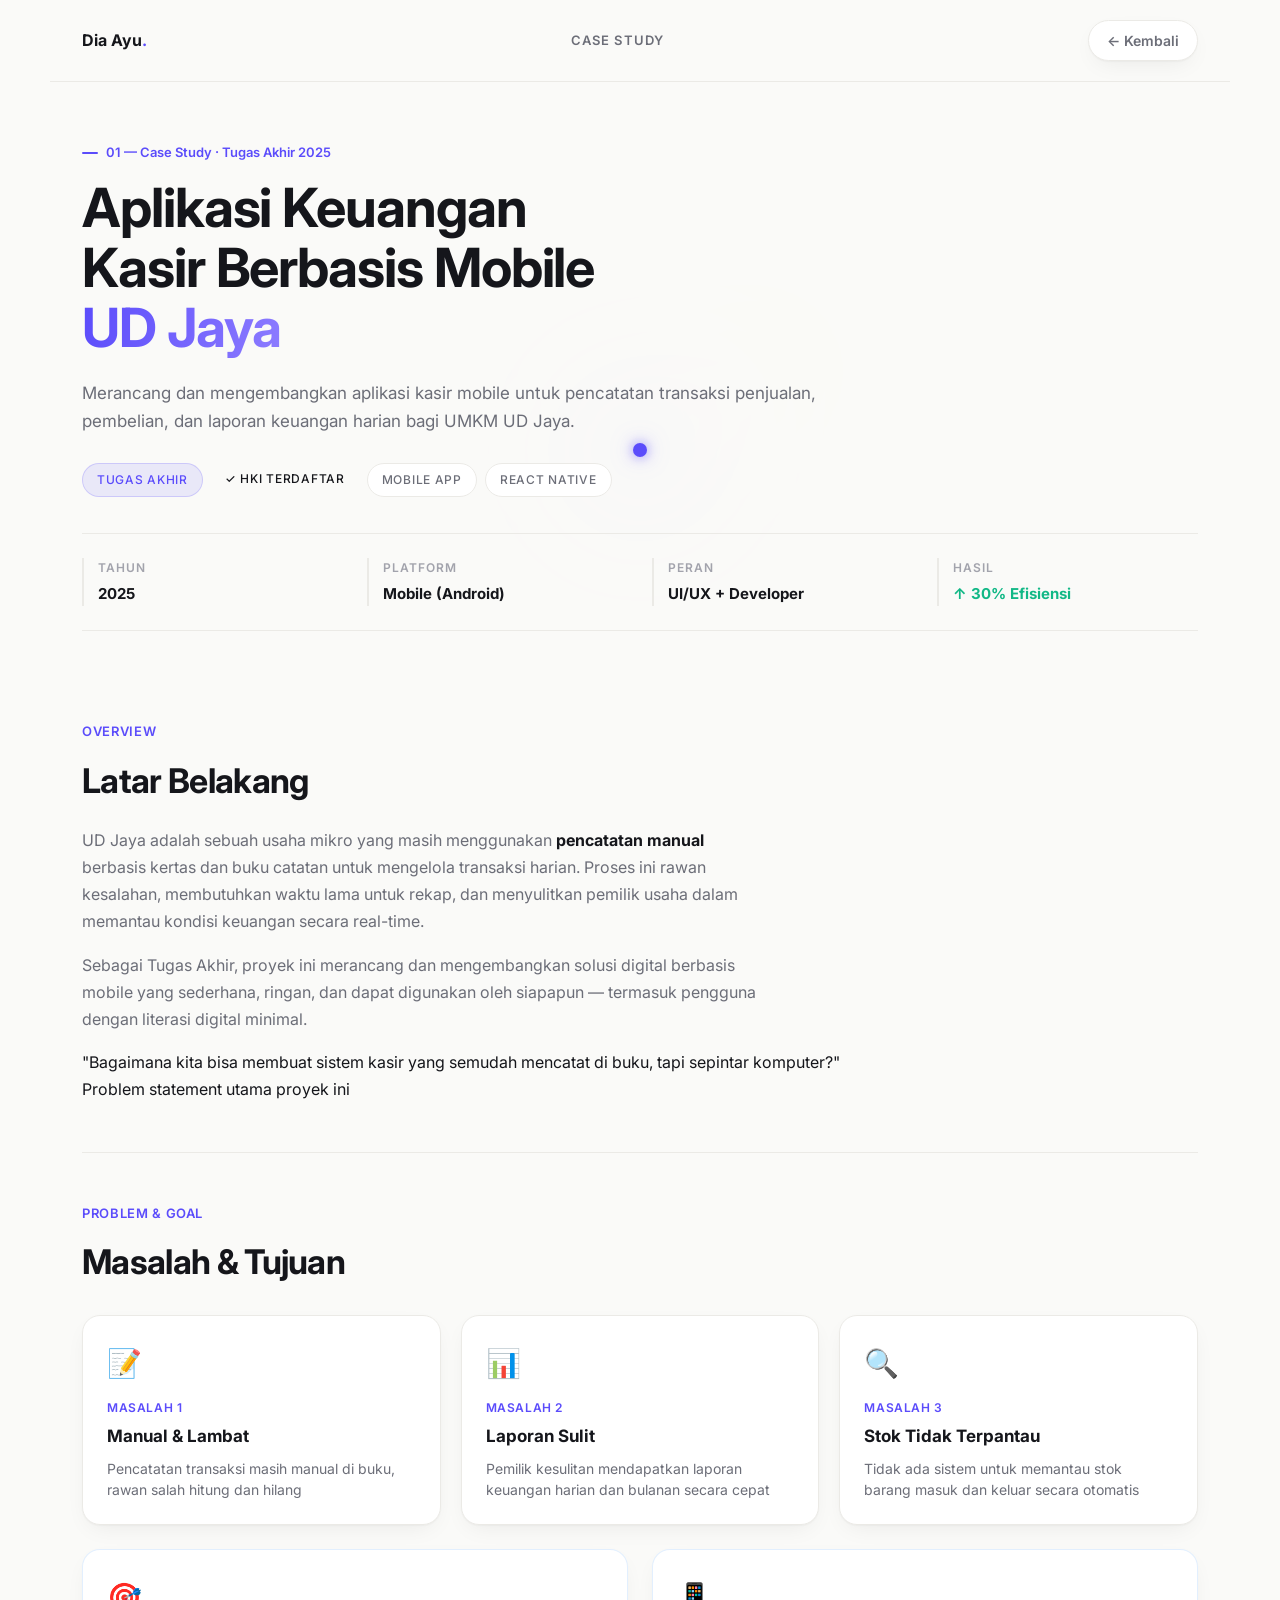
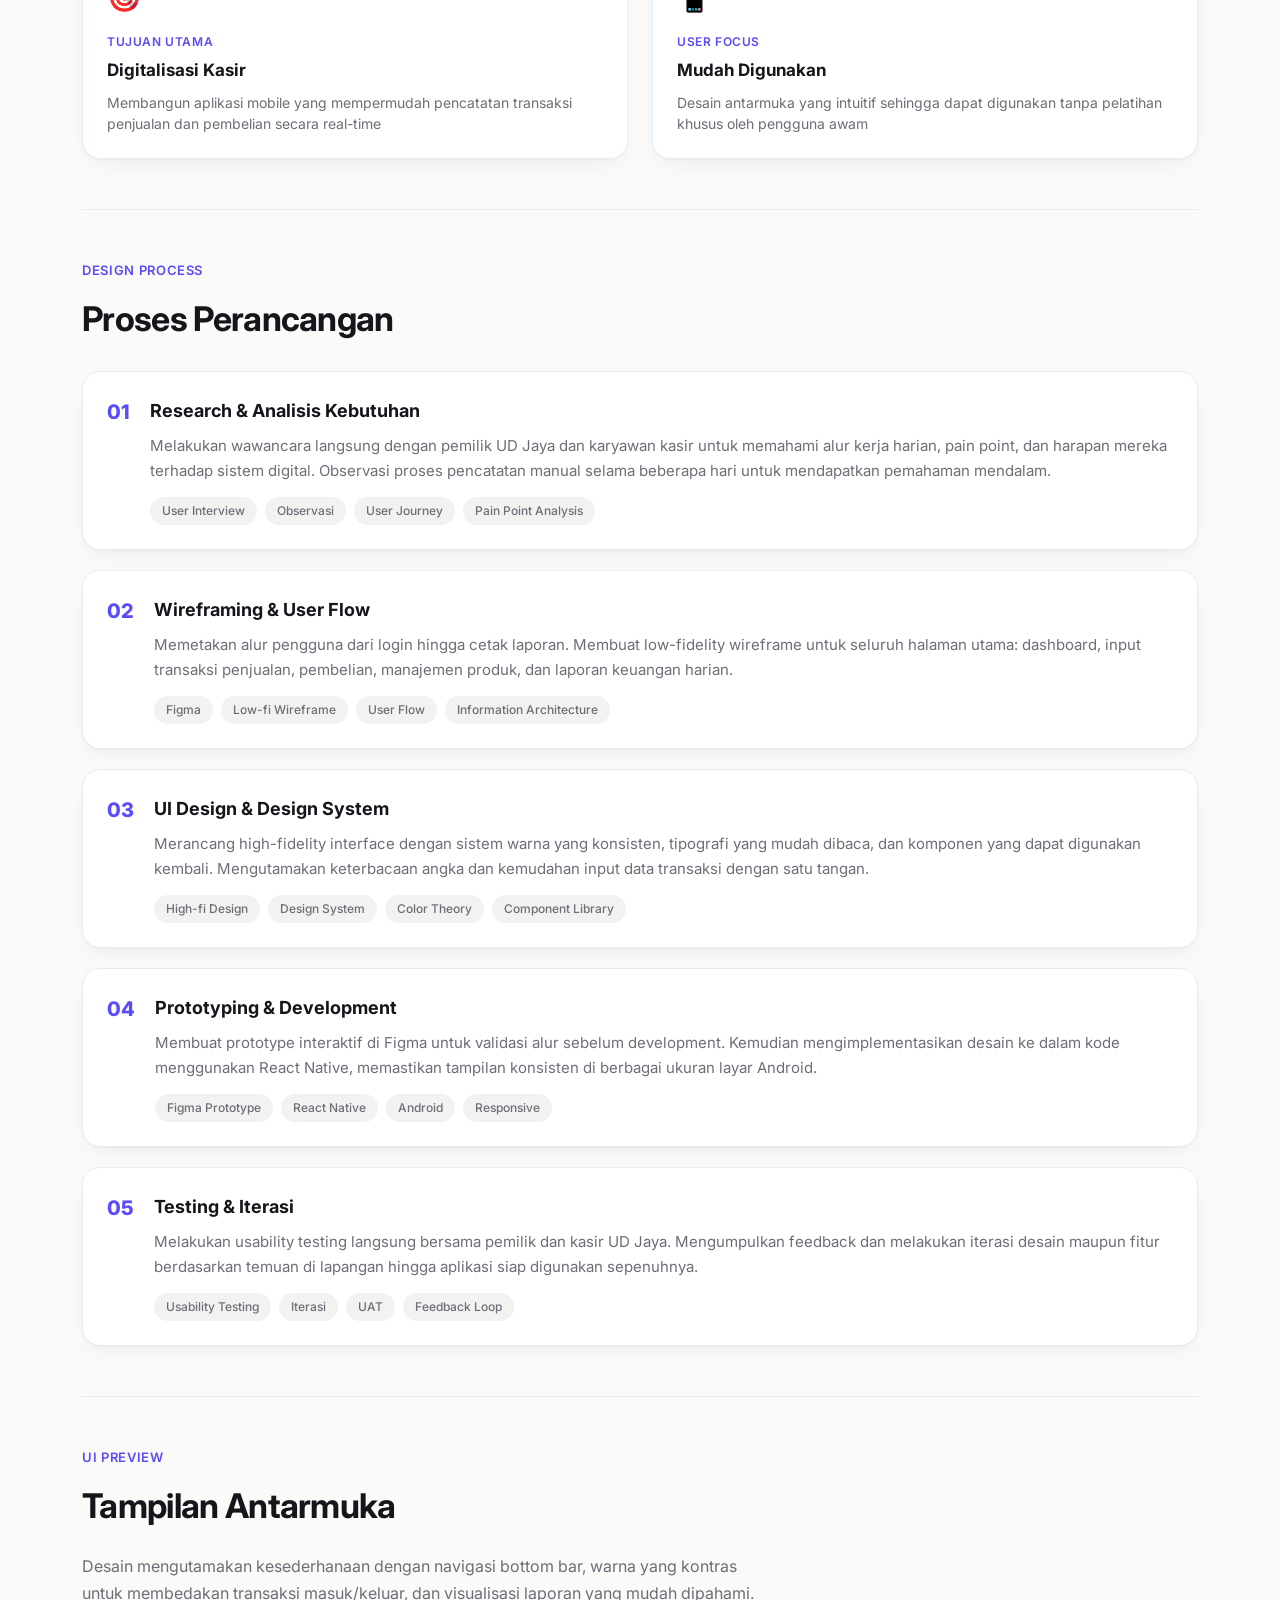
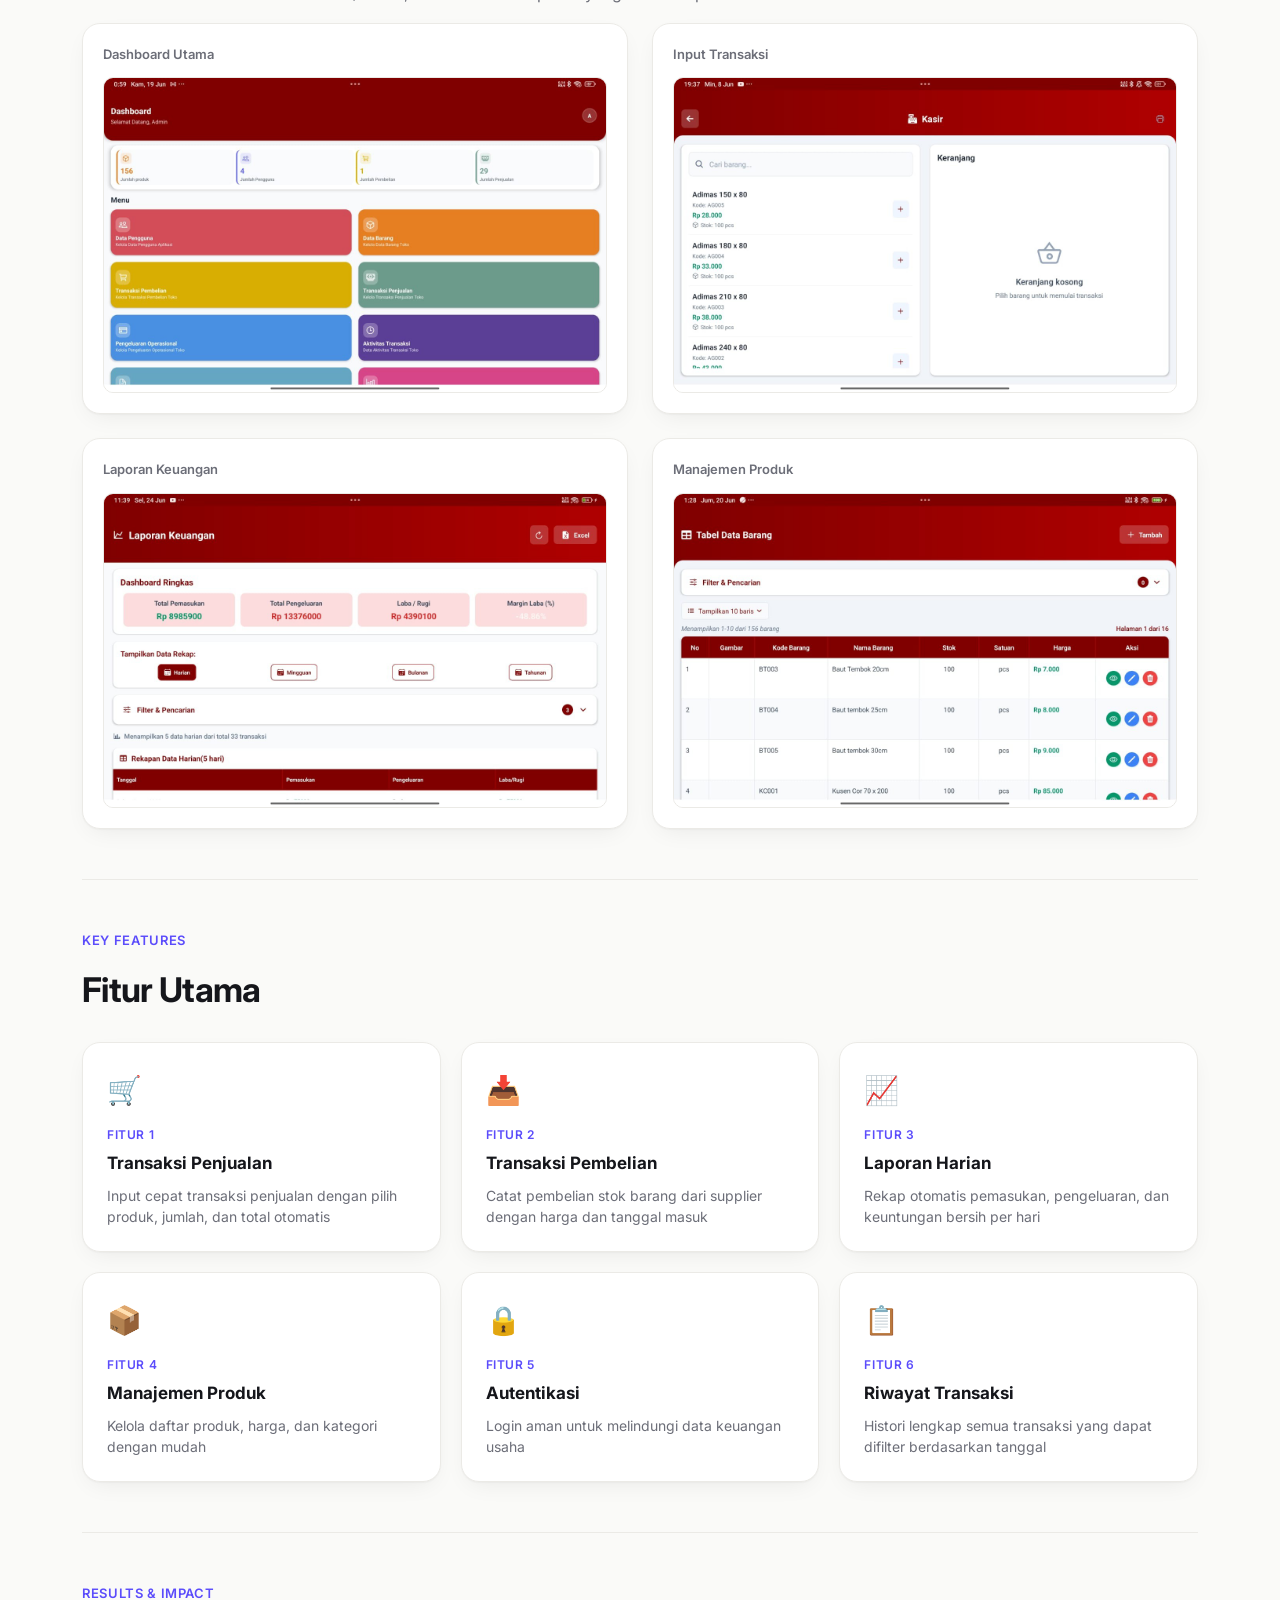
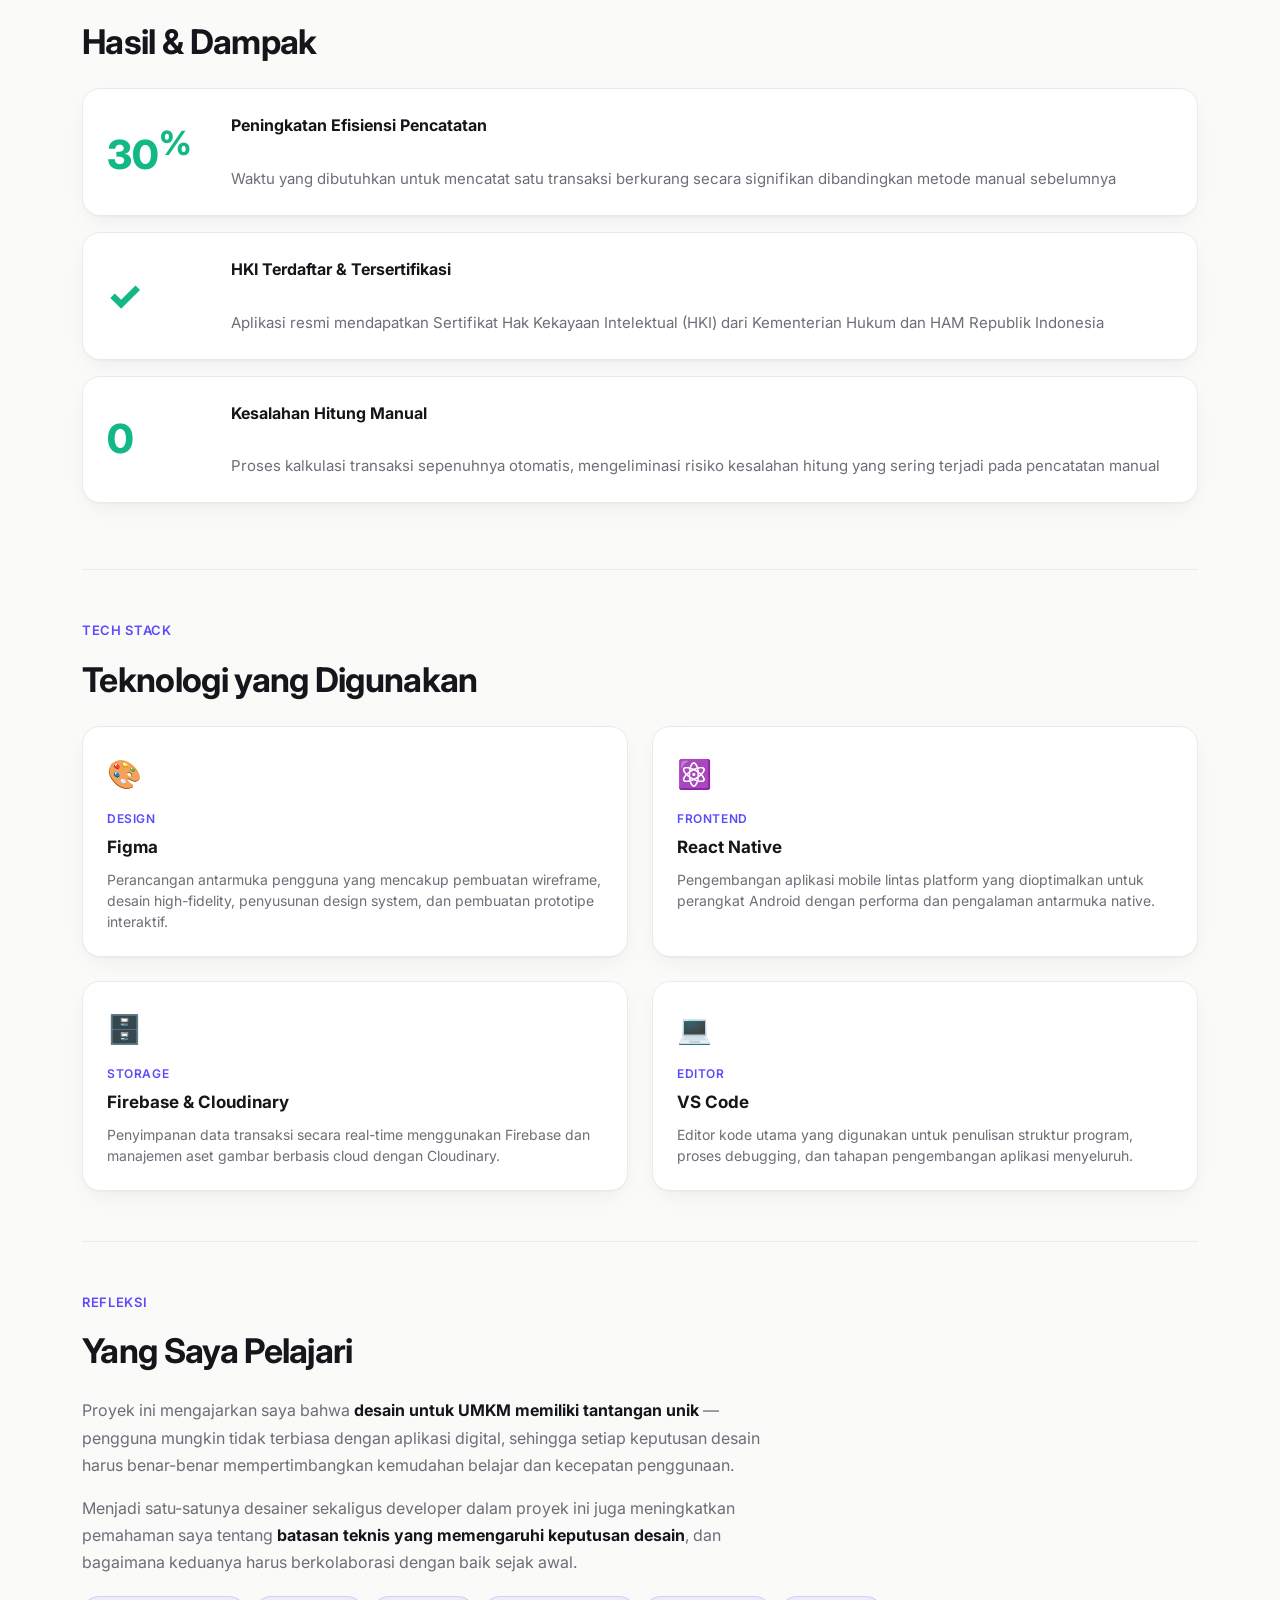
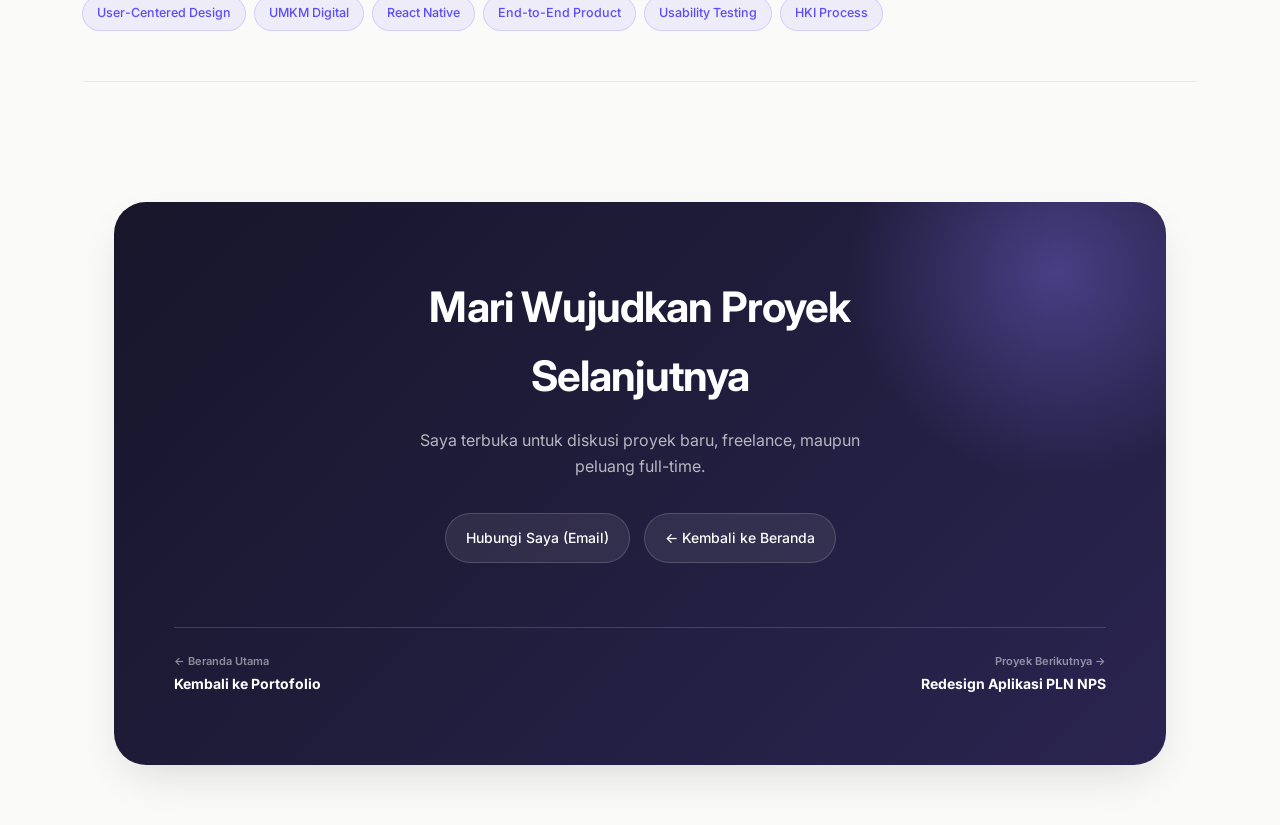
<file: Detail Page/project-udjaya.html>
<!DOCTYPE html>
<html lang="id">
<head>
  <meta charset="UTF-8">
  <meta name="viewport" content="width=device-width, initial-scale=1.0">
  <title>Aplikasi Kasir UD Jaya — Dia Ayu Wulansari</title>
  <link href="https://fonts.googleapis.com/css2?family=Inter:wght@400;500;600;700;800&display=swap" rel="stylesheet">
  <link rel="stylesheet" href="../Detail Page/project-detail.css">
</head>
<body>
<div id="cur"></div>
<div id="cur-ring"></div>
<!-- Cursor glow background (shared with root script) -->
<div id="cursor-glow"></div>

<!-- Theme toggle placed in nav for detail pages
<div style="position:fixed;right:18px;top:18px;z-index:999">
  <div class="theme-toggle" id="theme-toggle">
    <button aria-pressed="false" title="Toggle theme"><span class="knob"></span></button>
  </div>
</div> -->

  <nav>
    <a href="../index.html" class="logo">Dia Ayu<span>.</span></a>
    <span class="nav-tag">Case Study</span>
    <a href="../index.html#projects" class="back-btn">← Kembali</a>
  </nav>

  <div class="proj-hero">
    <div class="hero-bg"></div>
    <div class="hero-overlay"></div>
    <div class="hero-content">
      <div class="eyebrow">01 — Case Study · Tugas Akhir 2025</div>
      
      <h1 class="proj-title">Aplikasi Keuangan<br>Kasir Berbasis Mobile<br><span style="-webkit-text-stroke:1px #696969;color:transparent">UD Jaya</span></h1>
      
      <p class="proj-sub">Merancang dan mengembangkan aplikasi kasir mobile untuk pencatatan transaksi penjualan, pembelian, dan laporan keuangan harian bagi UMKM UD Jaya.</p>
      <div class="badge-row">
        <span class="badge bd-blue">Tugas Akhir</span>
        <span class="badge bd-green">✓ HKI Terdaftar</span>
        <span class="badge bd-gray">Mobile App</span>
        <span class="badge bd-gray">React Native</span>
      </div>
      <div class="hero-meta">
        <div class="meta-item">
          <div class="meta-lbl">Tahun</div>
          <div class="meta-val">2025</div>
        </div>
        <div class="meta-item">
          <div class="meta-lbl">Platform</div>
          <div class="meta-val">Mobile (Android)</div>
        </div>
        <div class="meta-item">
          <div class="meta-lbl">Peran</div>
          <div class="meta-val">UI/UX + Developer</div>
        </div>
        <div class="meta-item">
          <div class="meta-lbl">Hasil</div>
          <div class="meta-val" style="color:var(--green)">↑ 30% Efisiensi</div>
        </div>
      </div>
    </div>
  </div>

  <div class="wrap">

    <div class="sec">
      <div class="sec-ey">Overview</div>
      <h2 class="sec-h">Latar Belakang</h2>
      <p class="sec-p">UD Jaya adalah sebuah usaha mikro yang masih menggunakan <strong>pencatatan manual</strong> berbasis kertas dan buku catatan untuk mengelola transaksi harian. Proses ini rawan kesalahan, membutuhkan waktu lama untuk rekap, dan menyulitkan pemilik usaha dalam memantau kondisi keuangan secara real-time.</p>
      <p class="sec-p">Sebagai Tugas Akhir, proyek ini merancang dan mengembangkan solusi digital berbasis mobile yang sederhana, ringan, dan dapat digunakan oleh siapapun — termasuk pengguna dengan literasi digital minimal.</p>
      <div class="quote-block">
        <div class="quote-text">"Bagaimana kita bisa membuat sistem kasir yang semudah mencatat di buku, tapi sepintar komputer?"</div>
        <div class="quote-sub">Problem statement utama proyek ini</div>
      </div>
    </div>

    <div class="sec">
      <div class="sec-ey">Problem &amp; Goal</div>
      <h2 class="sec-h">Masalah &amp; Tujuan</h2>
      <div class="cg3" style="margin-bottom:1.5rem">
        <div class="ic">
          <div class="ic-ico">📝</div>
          <div class="ic-lbl">Masalah 1</div>
          <div class="ic-v">Manual &amp; Lambat</div>
          <div class="ic-s">Pencatatan transaksi masih manual di buku, rawan salah hitung dan hilang</div>
        </div>
        <div class="ic">
          <div class="ic-ico">📊</div>
          <div class="ic-lbl">Masalah 2</div>
          <div class="ic-v">Laporan Sulit</div>
          <div class="ic-s">Pemilik kesulitan mendapatkan laporan keuangan harian dan bulanan secara cepat</div>
        </div>
        <div class="ic">
          <div class="ic-ico">🔍</div>
          <div class="ic-lbl">Masalah 3</div>
          <div class="ic-v">Stok Tidak Terpantau</div>
          <div class="ic-s">Tidak ada sistem untuk memantau stok barang masuk dan keluar secara otomatis</div>
        </div>
      </div>
      <div class="cg2">
        <div class="ic" style="border-color:rgba(96,165,250,.18)">
          <div class="ic-ico">🎯</div>
          <div class="ic-lbl">Tujuan Utama</div>
          <div class="ic-v">Digitalisasi Kasir</div>
          <div class="ic-s">Membangun aplikasi mobile yang mempermudah pencatatan transaksi penjualan dan pembelian secara real-time</div>
        </div>
        <div class="ic" style="border-color:rgba(96,165,250,.18)">
          <div class="ic-ico">📱</div>
          <div class="ic-lbl">User Focus</div>
          <div class="ic-v">Mudah Digunakan</div>
          <div class="ic-s">Desain antarmuka yang intuitif sehingga dapat digunakan tanpa pelatihan khusus oleh pengguna awam</div>
        </div>
      </div>
    </div>

    <div class="sec">
      <div class="sec-ey">Design Process</div>
      <h2 class="sec-h">Proses Perancangan</h2>
      <div class="proc-list">
        <div class="proc-item">
          <div class="proc-n">01</div>
          <div>
            <div class="proc-t">Research &amp; Analisis Kebutuhan</div>
            <div class="proc-d">Melakukan wawancara langsung dengan pemilik UD Jaya dan karyawan kasir untuk memahami alur kerja harian, pain point, dan harapan mereka terhadap sistem digital. Observasi proses pencatatan manual selama beberapa hari untuk mendapatkan pemahaman mendalam.</div>
            <div class="proc-tags"><span class="ptag">User Interview</span><span class="ptag">Observasi</span><span class="ptag">User Journey</span><span class="ptag">Pain Point Analysis</span></div>
          </div>
        </div>
        <div class="proc-item">
          <div class="proc-n">02</div>
          <div>
            <div class="proc-t">Wireframing &amp; User Flow</div>
            <div class="proc-d">Memetakan alur pengguna dari login hingga cetak laporan. Membuat low-fidelity wireframe untuk seluruh halaman utama: dashboard, input transaksi penjualan, pembelian, manajemen produk, dan laporan keuangan harian.</div>
            <div class="proc-tags"><span class="ptag">Figma</span><span class="ptag">Low-fi Wireframe</span><span class="ptag">User Flow</span><span class="ptag">Information Architecture</span></div>
          </div>
        </div>
        <div class="proc-item">
          <div class="proc-n">03</div>
          <div>
            <div class="proc-t">UI Design &amp; Design System</div>
            <div class="proc-d">Merancang high-fidelity interface dengan sistem warna yang konsisten, tipografi yang mudah dibaca, dan komponen yang dapat digunakan kembali. Mengutamakan keterbacaan angka dan kemudahan input data transaksi dengan satu tangan.</div>
            <div class="proc-tags"><span class="ptag">High-fi Design</span><span class="ptag">Design System</span><span class="ptag">Color Theory</span><span class="ptag">Component Library</span></div>
          </div>
        </div>
        <div class="proc-item">
          <div class="proc-n">04</div>
          <div>
            <div class="proc-t">Prototyping &amp; Development</div>
            <div class="proc-d">Membuat prototype interaktif di Figma untuk validasi alur sebelum development. Kemudian mengimplementasikan desain ke dalam kode menggunakan React Native, memastikan tampilan konsisten di berbagai ukuran layar Android.</div>
            <div class="proc-tags"><span class="ptag">Figma Prototype</span><span class="ptag">React Native</span><span class="ptag">Android</span><span class="ptag">Responsive</span></div>
          </div>
        </div>
        <div class="proc-item">
          <div class="proc-n">05</div>
          <div>
            <div class="proc-t">Testing &amp; Iterasi</div>
            <div class="proc-d">Melakukan usability testing langsung bersama pemilik dan kasir UD Jaya. Mengumpulkan feedback dan melakukan iterasi desain maupun fitur berdasarkan temuan di lapangan hingga aplikasi siap digunakan sepenuhnya.</div>
            <div class="proc-tags"><span class="ptag">Usability Testing</span><span class="ptag">Iterasi</span><span class="ptag">UAT</span><span class="ptag">Feedback Loop</span></div>
          </div>
        </div>
      </div>
    </div>

    <div class="sec">
      <div class="sec-ey">UI Preview</div>
      <h2 class="sec-h">Tampilan Antarmuka</h2>
      <p class="sec-p">Desain mengutamakan kesederhanaan dengan navigasi bottom bar, warna yang kontras untuk membedakan transaksi masuk/keluar, dan visualisasi laporan yang mudah dipahami.</p>
      <div class="cg2">
        <div class="mock">
          <span class="mock-lbl">Dashboard Utama</span>
          <div class="mock-inner">
            <img src="../Detail Page/img/ud jaya dashboard.jpg" alt="Dashboard Utama" class="mock-img">
          </div>
        </div>
        <div class="mock">
          <span class="mock-lbl">Input Transaksi</span>
          <div class="mock-inner">
            <img src="../Detail Page/img/Input transaksi.jpg" alt="Input Transaksi" class="mock-img">
          </div>
        </div>
        <div class="mock">
          <span class="mock-lbl">Laporan Keuangan</span>
          <div class="mock-inner">
            <img src="../Detail Page/img/laporan keuangan.jpg" alt="Laporan Keuangan" class="mock-img">
          </div>
        </div>
        <div class="mock">
          <span class="mock-lbl">Manajemen Produk</span>
          <div class="mock-inner">
            <img src="../Detail Page/img/data barang.jpg" alt="Manajemen Produk" class="mock-img">
          </div>
        </div>
      </div>
    </div>

    <div class="sec">
      <div class="sec-ey">Key Features</div>
      <h2 class="sec-h">Fitur Utama</h2>
      <div class="cg3">
        <div class="ic">
          <div class="ic-ico">🛒</div>
          <div class="ic-lbl">Fitur 1</div>
          <div class="ic-v">Transaksi Penjualan</div>
          <div class="ic-s">Input cepat transaksi penjualan dengan pilih produk, jumlah, dan total otomatis</div>
        </div>
        <div class="ic">
          <div class="ic-ico">📥</div>
          <div class="ic-lbl">Fitur 2</div>
          <div class="ic-v">Transaksi Pembelian</div>
          <div class="ic-s">Catat pembelian stok barang dari supplier dengan harga dan tanggal masuk</div>
        </div>
        <div class="ic">
          <div class="ic-ico">📈</div>
          <div class="ic-lbl">Fitur 3</div>
          <div class="ic-v">Laporan Harian</div>
          <div class="ic-s">Rekap otomatis pemasukan, pengeluaran, dan keuntungan bersih per hari</div>
        </div>
        <div class="ic">
          <div class="ic-ico">📦</div>
          <div class="ic-lbl">Fitur 4</div>
          <div class="ic-v">Manajemen Produk</div>
          <div class="ic-s">Kelola daftar produk, harga, dan kategori dengan mudah</div>
        </div>
        <div class="ic">
          <div class="ic-ico">🔒</div>
          <div class="ic-lbl">Fitur 5</div>
          <div class="ic-v">Autentikasi</div>
          <div class="ic-s">Login aman untuk melindungi data keuangan usaha</div>
        </div>
        <div class="ic">
          <div class="ic-ico">📋</div>
          <div class="ic-lbl">Fitur 6</div>
          <div class="ic-v">Riwayat Transaksi</div>
          <div class="ic-s">Histori lengkap semua transaksi yang dapat difilter berdasarkan tanggal</div>
        </div>
      </div>
    </div>

    <div class="sec">
      <div class="sec-ey">Results &amp; Impact</div>
      <h2 class="sec-h">Hasil &amp; Dampak</h2>
      <div class="res-card">
        <div class="res-num">30<sup>%</sup></div>
        <div class="res-d"><strong>Peningkatan Efisiensi Pencatatan</strong><br>Waktu yang dibutuhkan untuk mencatat satu transaksi berkurang secara signifikan dibandingkan metode manual sebelumnya</div>
      </div>
      <div class="res-card">
        <div class="res-num">✓</div>
        <div class="res-d"><strong>HKI Terdaftar &amp; Tersertifikasi</strong><br>Aplikasi resmi mendapatkan Sertifikat Hak Kekayaan Intelektual (HKI) dari Kementerian Hukum dan HAM Republik Indonesia</div>
      </div>
      <div class="res-card">
        <div class="res-num">0</div>
        <div class="res-d"><strong>Kesalahan Hitung Manual</strong><br>Proses kalkulasi transaksi sepenuhnya otomatis, mengeliminasi risiko kesalahan hitung yang sering terjadi pada pencatatan manual</div>
      </div>
    </div>

    <div class="sec">
      <div class="sec-ey">Tech Stack</div>
      <h2 class="sec-h">Teknologi yang Digunakan</h2>
      <div class="cg2">
        <div class="ic">
          <div class="ic-ico">🎨</div>
          <div class="ic-lbl">Design</div>
          <div class="ic-v">Figma</div>
          <div class="ic-s">Perancangan antarmuka pengguna yang mencakup pembuatan wireframe, desain high-fidelity, 
            penyusunan design system, dan pembuatan prototipe interaktif.</div>
        </div>
        <div class="ic">
          <div class="ic-ico">⚛️</div>
          <div class="ic-lbl">Frontend</div>
          <div class="ic-v">React Native</div>
          <div class="ic-s">Pengembangan aplikasi mobile lintas platform yang dioptimalkan untuk perangkat Android 
            dengan performa dan pengalaman antarmuka native.</div>
        </div>
        <div class="ic">
          <div class="ic-ico">🗄️</div>
          <div class="ic-lbl">Storage</div>
          <div class="ic-v">Firebase & Cloudinary</div>
          <div class="ic-s">Penyimpanan data transaksi secara real-time menggunakan Firebase dan manajemen aset 
            gambar berbasis cloud dengan Cloudinary.</div>
        </div>
        <div class="ic">
          <div class="ic-ico">💻</div>
          <div class="ic-lbl">Editor</div>
          <div class="ic-v">VS Code</div>
          <div class="ic-s">Editor kode utama yang digunakan untuk penulisan struktur program, proses debugging, 
            dan tahapan pengembangan aplikasi menyeluruh.</div>
        </div>
      </div>
    </div>

    <div class="sec">
      <div class="sec-ey">Refleksi</div>
      <h2 class="sec-h">Yang Saya Pelajari</h2>
      <p class="sec-p">Proyek ini mengajarkan saya bahwa <strong>desain untuk UMKM memiliki tantangan unik</strong> — pengguna mungkin tidak terbiasa dengan aplikasi digital, sehingga setiap keputusan desain harus benar-benar mempertimbangkan kemudahan belajar dan kecepatan penggunaan.</p>
      <p class="sec-p">Menjadi satu-satunya desainer sekaligus developer dalam proyek ini juga meningkatkan pemahaman saya tentang <strong>batasan teknis yang memengaruhi keputusan desain</strong>, dan bagaimana keduanya harus berkolaborasi dengan baik sejak awal.</p>
      <div class="tags-row">
        <span class="tg">User-Centered Design</span>
        <span class="tg">UMKM Digital</span>
        <span class="tg">React Native</span>
        <span class="tg">End-to-End Product</span>
        <span class="tg">Usability Testing</span>
        <span class="tg">HKI Process</span>
      </div>
    </div>

<!-- KOTAK CTA KONSISTEN DENGAN HOMEPAGE (DIGABUNG MENJADI 1) -->
<div class="wrap" style="padding-top: 60px; padding-bottom: 60px;">
  <div class="contact-box" style="display: flex; flex-direction: column; align-items: center; text-align: center;">
    <h2>Mari Wujudkan Proyek Selanjutnya</h2>
    <p>Saya terbuka untuk diskusi proyek baru, freelance, maupun peluang full-time.</p>
    
    <div class="contact-links" style="margin-bottom: 36px; justify-content: center;">
      <a href="mailto:diaayuwulansari@gmail.com" class="clink">Hubungi Saya (Email)</a>
      <a href="../index.html" class="clink">← Kembali ke Beranda</a>
    </div>

    <!-- Navigasi Proyek di dalam Contact Box -->
    <div class="proj-nav-inside" style="display: grid; grid-template-columns: 1fr 1fr; gap: 16px; width: 100%; border-top: 1px solid rgba(255,255,255,0.15); padding-top: 24px; text-align: left;">
      <a href="../index.html" class="pn-in" style="text-decoration: none;">
        <span style="display: block; font-size: 11px; font-weight: 600; color: rgba(255,255,255,0.5); margin-bottom: 2px;">← Beranda Utama</span>
        <span style="font-family: 'Inter', sans-serif; font-weight: 700; font-size: 14px; color: #fff;">Kembali ke Portofolio</span>
      </a>
      <a href="./project-pln.html" class="pn-in right" style="text-decoration: none; text-align: right;">
        <span style="display: block; font-size: 11px; font-weight: 600; color: rgba(255,255,255,0.5); margin-bottom: 2px;">Proyek Berikutnya →</span>
        <span style="font-family: 'Inter', sans-serif; font-weight: 700; font-size: 14px; color: #fff;">Redesign Aplikasi PLN NPS</span>
      </a>
    </div>
  </div>
</div>

  <script src="../script.js"></script>
  
</body>
</html>
</file>
<file: Detail Page/project-detail.css>
/* ==========================================
   1. CORE VARIABLES & DESIGN TOKENS
   ========================================== */
:root {
  --bg: #FAFAF8;
  --surface: #FFFFFF;
  --ink: #15161B;
  --ink-soft: #6C6E78;
  --ink-faint: #A2A3AC;
  --border: #EBEAE6;
  --primary: #5B4CFB;
  --primary-2: #8C7BFF;
  --mint: #12B886;
  --sun: #FFB020;
  --shadow: 0 1px 2px rgba(20,20,30,0.04), 0 8px 24px -8px rgba(20,20,30,0.08);
  --shadow-lg: 0 18px 46px -14px rgba(20,20,30,0.16);
  --glow-1: rgba(91,76,251,0.12);
  --glow-2: rgba(255,176,32,0.06);
  
  /* Color Badges */
  --purple: #8C7BFF;
  --purple-bg: rgba(91,76,251,0.1);
  --purple-b: rgba(91,76,251,0.25);
  --green: #12B886;
  --green-bg: rgba(18,184,134,0.12);
  --green-b: rgba(18,184,134,0.3);
}

/* Dark Mode Theme Support */
[data-theme="dark"] {
  --bg: #0B0B10;
  --surface: #0F1115;
  --ink: #E6E7EA;
  --ink-soft: #C5C6D0;
  --ink-faint: #9A9BA4;
  --border: rgba(255,255,255,0.06);
  --primary: #8C7BFF;
  --primary-2: #5B4CFB;
  --mint: #3BD9A6;
  --sun: #FFCF74;
  --shadow: 0 1px 2px rgba(0,0,0,0.24), 0 8px 24px -8px rgba(0,0,0,0.36);
  --shadow-lg: 0 18px 46px -14px rgba(0,0,0,0.5);
  --glow-1: rgba(140,123,255,0.22);
  --glow-2: rgba(91,76,251,0.15);
}

/* ==========================================
   2. RESET & BASE TYPOGRAPHY
   ========================================== */
*, *::before, *::after {
  box-sizing: border-box;
  margin: 0;
  padding: 0;
}

html {
  scroll-behavior: smooth;
}

html, body {
  overflow-x: hidden;
  width: 100%;
}

body {
  background: var(--bg);
  color: var(--ink);
  font-family: 'Inter', sans-serif;
  font-size: 16px;
  line-height: 1.65;
  -webkit-font-smoothing: antialiased;
}

a {
  color: inherit;
  text-decoration: none;
}

img {
  max-width: 100%;
  display: block;
}

::selection {
  background: var(--primary);
  color: #fff;
}

h1, h2, h3, h4, .proj-title, .sec-h {
  font-family: 'Inter', sans-serif !important;
  font-weight: 700 !important;
  letter-spacing: -0.02em !important;
  color: var(--ink);
}

/* ==========================================
   3. NAVBAR
   ========================================== */
nav {
  display: flex;
  justify-content: space-between;
  align-items: center;
  padding: 20px 32px;
  max-width: 1180px;
  margin: 0 auto;
  border-bottom: 1px solid var(--border);
}

.logo {
  font-family: 'Inter', sans-serif;
  font-weight: 700;
  font-size: 16px;
}

.logo span {
  color: var(--primary);
}

.nav-tag {
  font-family: 'Inter', sans-serif;
  font-size: 13px;
  font-weight: 600;
  color: var(--ink-soft);
  text-transform: uppercase;
  letter-spacing: 0.08em;
}

.back-btn {
  display: inline-flex;
  align-items: center;
  gap: 8px;
  font-size: 14px;
  font-weight: 600;
  color: var(--ink-soft);
  background: var(--surface);
  border: 1px solid var(--border);
  padding: 8px 18px;
  border-radius: 100px;
  box-shadow: var(--shadow);
  transition: all 0.2s ease;
}

.back-btn:hover {
  color: var(--ink);
  border-color: var(--primary);
  background-color: var(--surface);
}

/* ==========================================
   4. HERO SECTION & JUDUL PROYEK
   ========================================== */
.proj-hero {
  max-width: 1180px;
  margin: 0 auto;
  padding: 60px 32px 40px 32px;
  position: relative;
}

.eyebrow {
  font-family: 'Inter', sans-serif;
  font-weight: 600;
  font-size: 13px;
  color: var(--primary);
  margin-bottom: 14px;
  display: flex;
  align-items: center;
  gap: 8px;
}

.eyebrow::before {
  content: "";
  width: 16px;
  height: 2px;
  background: var(--primary);
  border-radius: 2px;
}

.proj-title {
  font-size: clamp(34px, 4.5vw, 54px) !important;
  line-height: 1.12 !important;
  margin-bottom: 20px !important;
}

.proj-title .grad, .proj-title span[style*="transparent"] {
  background: linear-gradient(100deg, var(--primary), var(--primary-2)) !important;
  -webkit-background-clip: text !important;
  background-clip: text !important;
  color: transparent !important;
  -webkit-text-fill-color: transparent !important;
  -webkit-text-stroke: 0px transparent !important;
}

.proj-sub {
  font-size: 17px;
  color: var(--ink-soft);
  max-width: 68ch;
  margin-bottom: 28px;
  line-height: 1.65;
}

#topoCanvas {
  position: absolute;
  top: 0;
  right: 0;
  opacity: 0.15;
  pointer-events: none;
}

/* ==========================================
   5. BADGES & HERO METADATA GRID
   ========================================== */
.badge-row {
  display: flex;
  flex-wrap: wrap;
  gap: 8px;
  margin-bottom: 36px;
}

.badge {
  font-family: 'Inter', sans-serif;
  font-size: 12px;
  font-weight: 500;
  padding: 6px 14px;
  border-radius: 100px;
  text-transform: uppercase;
  letter-spacing: 0.06em;
}

.bd-blue {
  background: rgba(91,76,251,0.1);
  border: 1px solid rgba(91,76,251,0.2);
  color: var(--primary);
}

.bd-gray {
  background: var(--surface);
  border: 1px solid var(--border);
  color: var(--ink-soft);
}

.hero-meta {
  display: grid;
  grid-template-columns: repeat(auto-fit, minmax(160px, 1fr));
  gap: 24px;
  padding: 24px 0;
  border-top: 1px solid var(--border);
  border-bottom: 1px solid var(--border);
}

.meta-item {
  border-left: 2px solid var(--border);
  padding-left: 14px;
}

.meta-lbl {
  font-size: 12px;
  font-weight: 600;
  color: var(--ink-faint);
  text-transform: uppercase;
  letter-spacing: 0.08em;
  margin-bottom: 4px;
}

.meta-val {
  font-family: 'Inter', sans-serif;
  font-weight: 700;
  font-size: 15px;
  color: var(--ink);
}

/* ==========================================
   6. WRAP & KONTEN UTAMA
   ========================================== */
.wrap {
  max-width: 1180px;
  margin: 0 auto;
  padding: 0 32px;
}

.sec {
  padding: 50px 0;
  border-bottom: 1px solid var(--border);
}

.sec-ey {
  font-size: 13px;
  font-weight: 600;
  color: var(--primary);
  margin-bottom: 10px;
  text-transform: uppercase;
  letter-spacing: 0.05em;
}

.sec-h {
  font-size: clamp(24px, 2.8vw, 34px) !important;
  margin-bottom: 18px !important;
}

.sec-p {
  color: var(--ink-soft);
  font-size: 16px;
  line-height: 1.7;
  margin-bottom: 16px;
  max-width: 68ch;
}

.sec-p strong {
  color: var(--ink);
}

/* ==========================================
   7. SEBELUM VS SESUDAH (PROBLEM ANALYSIS)
   ========================================== */
.compare-grid {
  display: grid;
  grid-template-columns: 1fr 1fr;
  gap: 24px;
  margin-top: 24px;
}

.compare-col {
  background: var(--surface);
  border-radius: 16px;
  border: 1px solid var(--border);
  overflow: hidden;
  display: flex;
  flex-direction: column;
  box-shadow: var(--shadow);
}

.compare-header {
  padding: 16px 20px;
  font-weight: 600;
  font-size: 1.05rem;
  display: flex;
  align-items: center;
  gap: 8px;
  font-family: 'Inter', sans-serif;
}

.compare-header.before {
  background: rgba(239, 68, 68, 0.1);
  color: #ef4444;
  border-bottom: 1px solid rgba(239, 68, 68, 0.2);
}

.compare-header.after {
  background: rgba(18, 184, 134, 0.1);
  color: var(--mint);
  border-bottom: 1px solid rgba(18, 184, 134, 0.2);
}

.compare-body {
  padding: 20px;
  display: flex;
  flex-direction: column;
  gap: 16px;
  flex: 1;
}

.compare-item {
  display: flex;
  align-items: flex-start;
  gap: 12px;
  font-size: 0.95rem;
  line-height: 1.5;
  color: var(--ink-soft);
}

.compare-item strong {
  color: var(--ink);
}

.ci-ico {
  font-size: 1.1rem;
  flex-shrink: 0;
  margin-top: 1px;
}

/* ==========================================
   8. TABEL CRUD INVENTORI
   ========================================== */
.crud-table {
  background: var(--surface);
  border: 1px solid var(--border);
  border-radius: 16px;
  overflow: hidden;
  margin-top: 24px;
  box-shadow: var(--shadow);
}

.crud-header, .crud-row {
  display: grid;
  grid-template-columns: 1.4fr 2fr 1.2fr 1fr;
  padding: 16px 20px;
  gap: 16px;
  align-items: center;
}

.crud-header {
  background: rgba(0, 0, 0, 0.02);
  font-family: 'Inter', sans-serif;
  font-size: 12px;
  color: var(--ink-soft);
  text-transform: uppercase;
  letter-spacing: 0.06em;
  border-bottom: 1px solid var(--border);
}

[data-theme="dark"] .crud-header {
  background: rgba(255, 255, 255, 0.02);
}

.crud-row {
  border-bottom: 1px solid var(--border);
  font-size: 14px;
  color: var(--ink-soft);
  transition: background 0.15s ease;
}

.crud-row:last-child {
  border-bottom: none;
}

.crud-row:hover {
  background: rgba(91, 76, 251, 0.02);
}

.crud-row strong {
  color: var(--ink);
}

.crud-badge.cb-green {
  font-size: 12px;
  font-weight: 600;
  color: var(--mint);
  background: var(--green-bg);
  padding: 4px 10px;
  border-radius: 100px;
  border: 1px solid var(--green-b);
  display: inline-block;
}

/* ==========================================
   9. PROSES PENGEMBANGAN
   ========================================== */
.proc-list {
  display: flex;
  flex-direction: column;
  gap: 20px;
  margin-top: 24px;
}

.proc-item {
  display: flex;
  gap: 20px;
  background: var(--surface);
  border: 1px solid var(--border);
  border-radius: 18px;
  padding: 24px;
  box-shadow: var(--shadow);
}

.proc-n {
  font-family: 'Inter', sans-serif;
  font-size: 20px;
  font-weight: 800;
  color: var(--primary);
}

.proc-t {
  font-family: 'Inter', sans-serif;
  font-weight: 700;
  font-size: 18px;
  color: var(--ink);
  margin-bottom: 8px;
}

.proc-d {
  color: var(--ink-soft);
  font-size: 15px;
  line-height: 1.65;
  margin-bottom: 14px;
}

.proc-tags {
  display: flex;
  flex-wrap: wrap;
  gap: 8px;
}

.ptag {
  font-size: 12px;
  font-weight: 500;
  background: #F3F2F0;
  color: var(--ink-soft);
  padding: 4px 12px;
  border-radius: 100px;
}

[data-theme="dark"] .ptag {
  background: rgba(255,255,255,0.06);
}

/* ==========================================
   10. GRID FITUR UNGGULAN / CG3
   ========================================== */
.cg3 {
  display: grid;
  grid-template-columns: repeat(auto-fit, minmax(300px, 1fr));
  gap: 20px;
  margin-top: 24px;
}

.ic {
  background: var(--surface);
  border: 1px solid var(--border);
  border-radius: 18px;
  padding: 24px;
  box-shadow: var(--shadow);
  display: flex;
  flex-direction: column;
  transition: transform 0.2s ease, box-shadow 0.2s ease;
}

.ic:hover {
  transform: translateY(-3px);
  box-shadow: var(--shadow-lg);
}

.ic-ico {
  font-size: 28px;
  margin-bottom: 12px;
}

.ic-lbl {
  font-size: 12px;
  font-weight: 600;
  color: var(--primary);
  text-transform: uppercase;
  letter-spacing: 0.05em;
  margin-bottom: 4px;
}

.ic-v {
  font-family: 'Inter', sans-serif;
  font-weight: 700;
  font-size: 17px;
  color: var(--ink);
  margin-bottom: 8px;
}

.ic-s {
  font-size: 14px;
  color: var(--ink-soft);
  line-height: 1.5;
}

/* ==========================================
   11. GRID MOCKUP PREVIEW
   ========================================== */
.cg2 {
  display: grid;
  grid-template-columns: repeat(2, 1fr); /* Membagi menjadi 2 kolom dengan ukuran sama */
  gap: 24px; /* Jarak antar card, bisa disesuaikan */
}

/* Opsional: Membuatnya responsif di layar HP agar kembali menjadi 1 baris ke bawah */
@media (max-width: 768px) {
  .cg2 {
    grid-template-columns: 1fr;
  }
}

.mock {
  background: var(--surface);
  border: 1px solid var(--border);
  border-radius: 18px;
  padding: 20px;
  box-shadow: var(--shadow);
}

.mock-lbl {
  font-size: 13px;
  font-weight: 600;
  color: var(--ink-soft);
  display: block;
  margin-bottom: 12px;
}

.mock-img {
  width: 100%;
  border-radius: 10px;
  border: 1px solid var(--border);
}

/* ==========================================
   12. RESULTS & IMPACT CARDS
   ========================================== */
.res-card {
  display: flex;
  align-items: center;
  gap: 24px;
  background: var(--surface);
  border: 1px solid var(--border);
  border-radius: 18px;
  padding: 24px;
  margin-bottom: 16px;
  box-shadow: var(--shadow);
}

.res-num {
  font-family: 'Inter', sans-serif;
  font-size: 40px;
  font-weight: 800;
  color: var(--mint);
  min-width: 100px;
}

.res-d {
  font-size: 15px;
  color: var(--ink-soft);
  line-height: 1.6;
}

.res-d strong {
  color: var(--ink);
  font-size: 16px;
  display: block;
  margin-bottom: 4px;
}

.tags-row {
  display: flex;
  flex-wrap: wrap;
  gap: 8px;
  margin-top: 20px;
}

.tg {
  font-size: 12.5px;
  font-weight: 500;
  background: rgba(91,76,251,0.08);
  border: 1px solid rgba(91,76,251,0.18);
  color: var(--primary);
  padding: 6px 14px;
  border-radius: 100px;
}

/* ==========================================
   13. STYLING DEKORASI INVENTORY
   ========================================== */
.box-label {
  font-family: 'Inter', sans-serif;
  font-size: 11px;
  font-weight: 500;
  text-transform: uppercase;
  letter-spacing: 0.1em;
  color: var(--primary);
  margin-bottom: 8px;
}

.box-deco {
  display: flex;
  flex-direction: column;
  gap: 10px;
  margin-bottom: 24px;
}

.box-row {
  display: flex;
  gap: 10px;
  align-items: center;
}

.box {
  background: var(--surface);
  border: 1px solid var(--border);
  border-radius: 12px;
  display: flex;
  align-items: center;
  justify-content: center;
  box-shadow: var(--shadow);
}

.box.sm {
  width: 36px;
  height: 36px;
  font-size: 14px;
}

.box.md {
  width: 44px;
  height: 44px;
  font-size: 18px;
}

.box.lg {
  width: 52px;
  height: 52px;
  font-size: 22px;
}

/* ==========================================
   14. KONTAK CTA HOMEPAGE STYLE (.contact-box)
   ========================================== */
.contact-box {
  background: linear-gradient(135deg, #17162A, #2A2450);
  border-radius: 32px;
  padding: 70px 60px;
  color: #fff;
  position: relative;
  overflow: hidden;
  box-shadow: var(--shadow-lg);
  margin: 60px auto 0 auto;
  display: flex;
  flex-direction: column;
  align-items: center;
  text-align: center;
}

.contact-box::before {
  content: "";
  position: absolute;
  width: 420px;
  height: 420px;
  border-radius: 50%;
  background: radial-gradient(circle, rgba(140,123,255,0.35), transparent 70%);
  top: -140px;
  right: -100px;
  pointer-events: none;
}

.contact-box h2 {
  color: #fff !important;
  font-size: clamp(28px, 3.6vw, 42px);
  max-width: 16ch;
  margin-bottom: 16px;
}

.contact-box p {
  color: rgba(255,255,255,0.68);
  max-width: 48ch;
  margin-bottom: 34px;
}

.contact-links {
  display: flex;
  gap: 14px;
  flex-wrap: wrap;
  justify-content: center;
  margin-bottom: 36px;
}

.clink {
  background: rgba(255,255,255,0.08);
  border: 1px solid rgba(255,255,255,0.16);
  padding: 12px 20px;
  border-radius: 100px;
  font-size: 14px;
  font-weight: 500;
  color: #fff;
  transition: all 0.2s ease;
}

.clink:hover {
  background: #fff;
  color: var(--ink);
}

.proj-nav-inside {
  display: grid;
  grid-template-columns: 1fr 1fr;
  gap: 16px;
  width: 100%;
  border-top: 1px solid rgba(255,255,255,0.15);
  margin-top: 28px;
  padding-top: 24px;
  text-align: left;
}

.pn-in {
  text-decoration: none;
  transition: opacity 0.2s ease;
  display: flex;
  flex-direction: column;
}

.pn-in:hover {
  opacity: 0.8;
}

.pn-in.right {
  text-align: right;
  align-items: flex-end;
}

/* ==========================================
   15. BACKGROUND CURSOR GLOW & KURSOR KOMET
   ========================================== */
#cursor-glow {
  position: fixed; 
  left: 0; 
  top: 0; 
  width: 100vw; 
  height: 100vh; 
  pointer-events: none; 
  z-index: -1; 
  transition: opacity .25s linear; 
  will-change: background-position, opacity;
  opacity: 0.65;
  mix-blend-mode: overlay;
  filter: blur(48px) saturate(160%);
}

[data-theme="dark"] #cursor-glow {
  opacity: 0.9;
  mix-blend-mode: screen;
  filter: blur(36px) saturate(140%);
}

body, a, button, .btn, .pn {
  cursor: none !important;
}

.comet-head {
  position: fixed;
  top: 0;
  left: 0;
  width: 14px;
  height: 14px;
  background: var(--primary); 
  border-radius: 50%;
  pointer-events: none;
  z-index: 99999;
  transform: translate(-50%, -50%);
  box-shadow: 0 0 12px rgba(91, 76, 251, 0.6), 0 0 24px rgba(140, 123, 255, 0.4);
}

.comet-tail {
  position: fixed;
  top: 0;
  left: 0;
  width: 10px;
  height: 10px;
  background: var(--primary-2);
  border-radius: 50%;
  pointer-events: none;
  z-index: 99998;
  transform: translate(-50%, -50%);
  opacity: 0.75;
}

.comet-hover {
  background: var(--mint) !important;
  box-shadow: 0 0 12px rgba(18, 184, 134, 0.7), 0 0 24px rgba(94, 224, 180, 0.5) !important;
}

[data-theme="dark"] .comet-head {
  mix-blend-mode: screen;
  box-shadow: 0 0 16px var(--primary), 0 0 32px var(--primary-2);
}

[data-theme="dark"] .comet-tail {
  mix-blend-mode: screen;
  opacity: 1;
}

/* ==========================================
   16. RESPONSIVITAS MOBILE
   ========================================== */
@media (max-width: 768px) {
  .compare-grid {
    grid-template-columns: 1fr;
  }
  .res-card { 
    flex-direction: column; 
    align-items: flex-start; 
    gap: 12px; 
  }
  nav { 
    padding: 16px 20px; 
  }
  .proj-hero, .wrap { 
    padding-left: 20px; 
    padding-right: 20px; 
  }
  .contact-box {
    padding: 40px 24px;
  }
  .proj-nav-inside {
    grid-template-columns: 1fr;
    gap: 16px;
    text-align: left;
  }
  .pn-in.right {
    text-align: left;
    align-items: flex-start;
  }
  .crud-header {
    display: none;
  }
  .crud-row {
    grid-template-columns: 1fr;
    gap: 8px;
    padding: 16px;
  }
}
</file>
